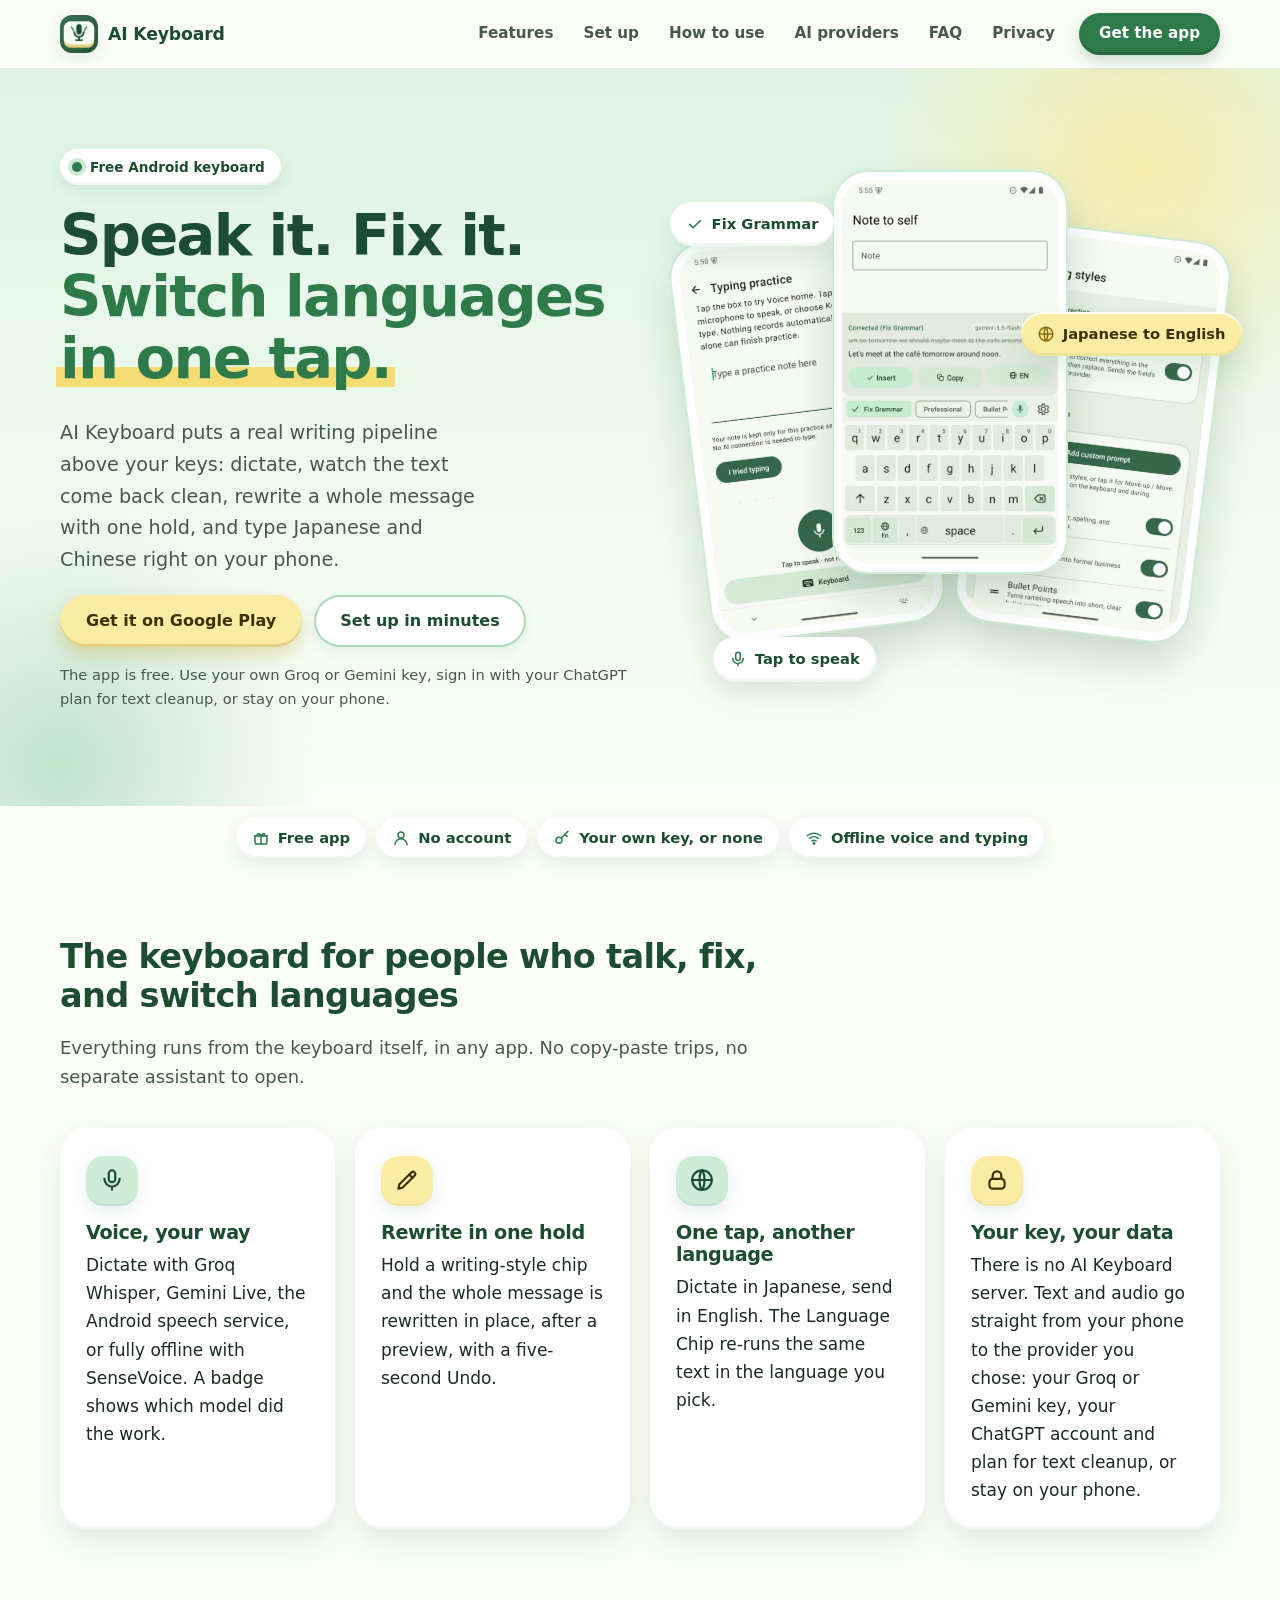
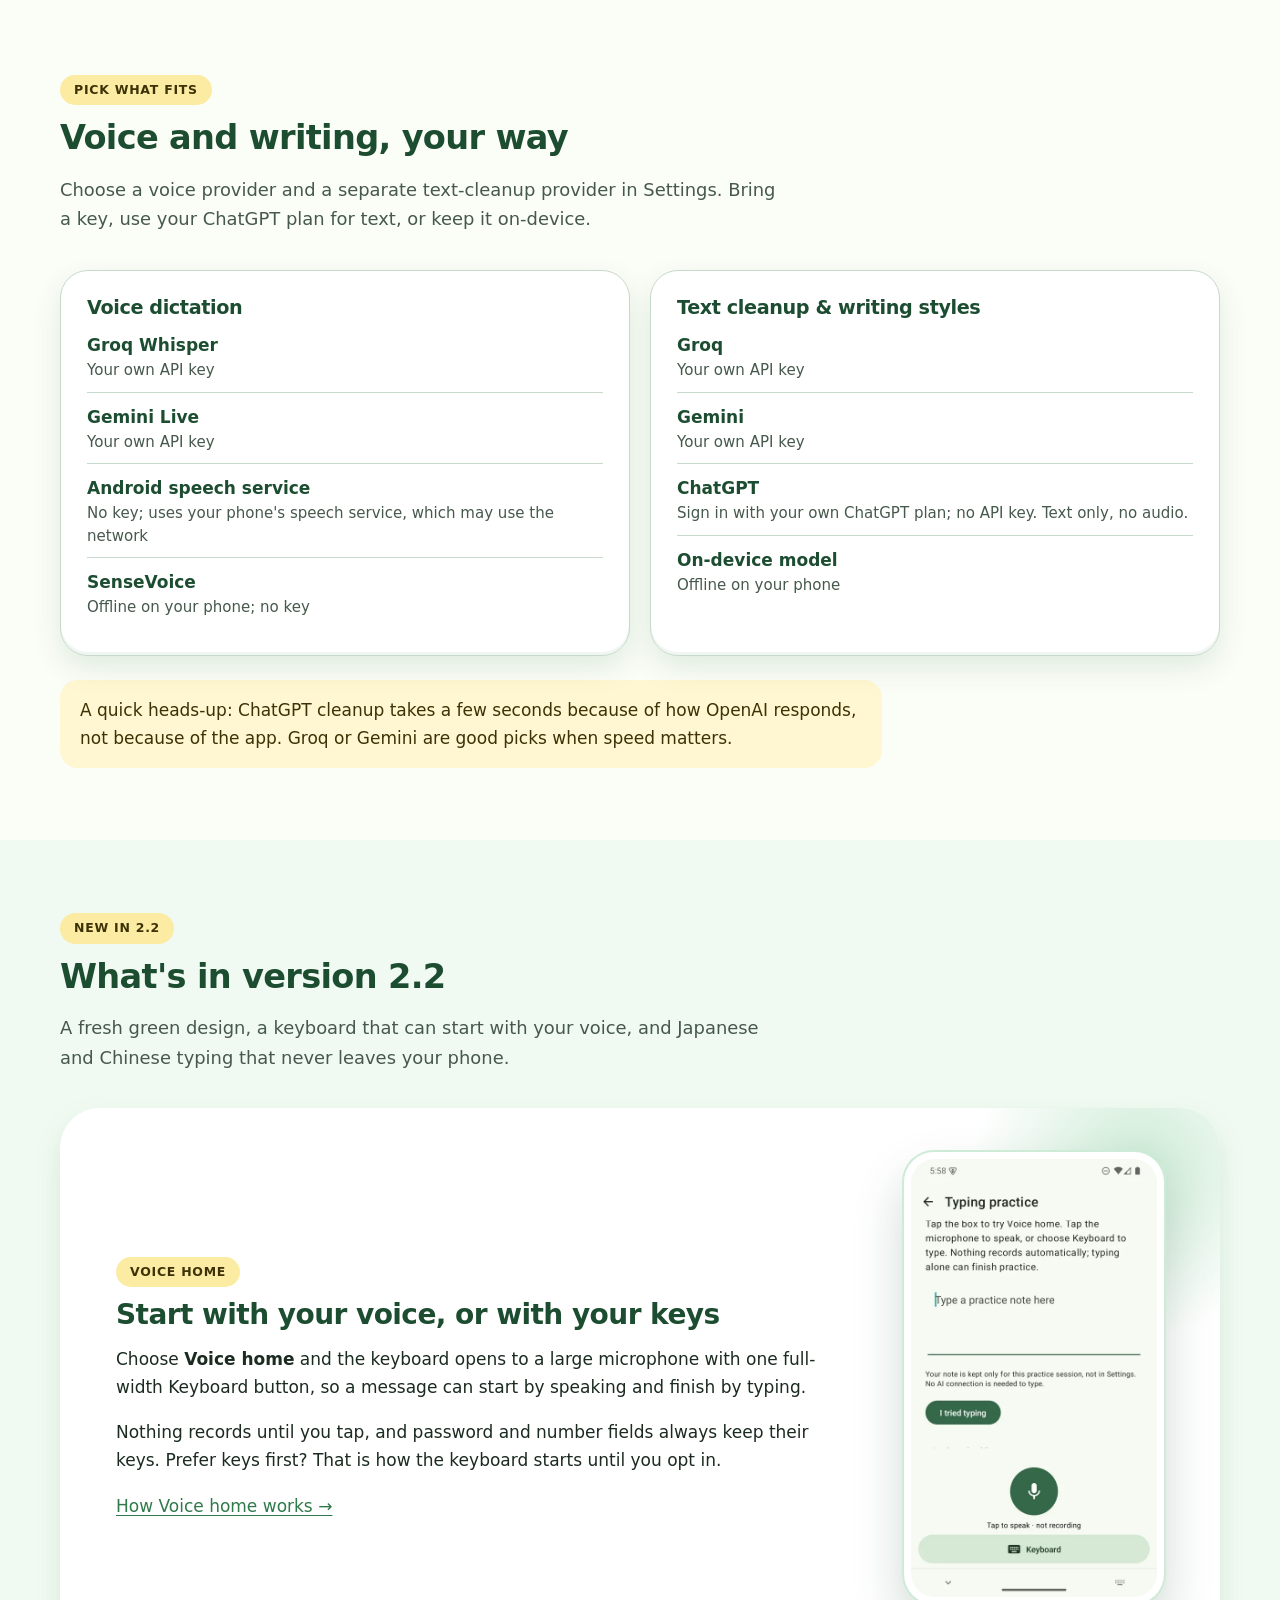
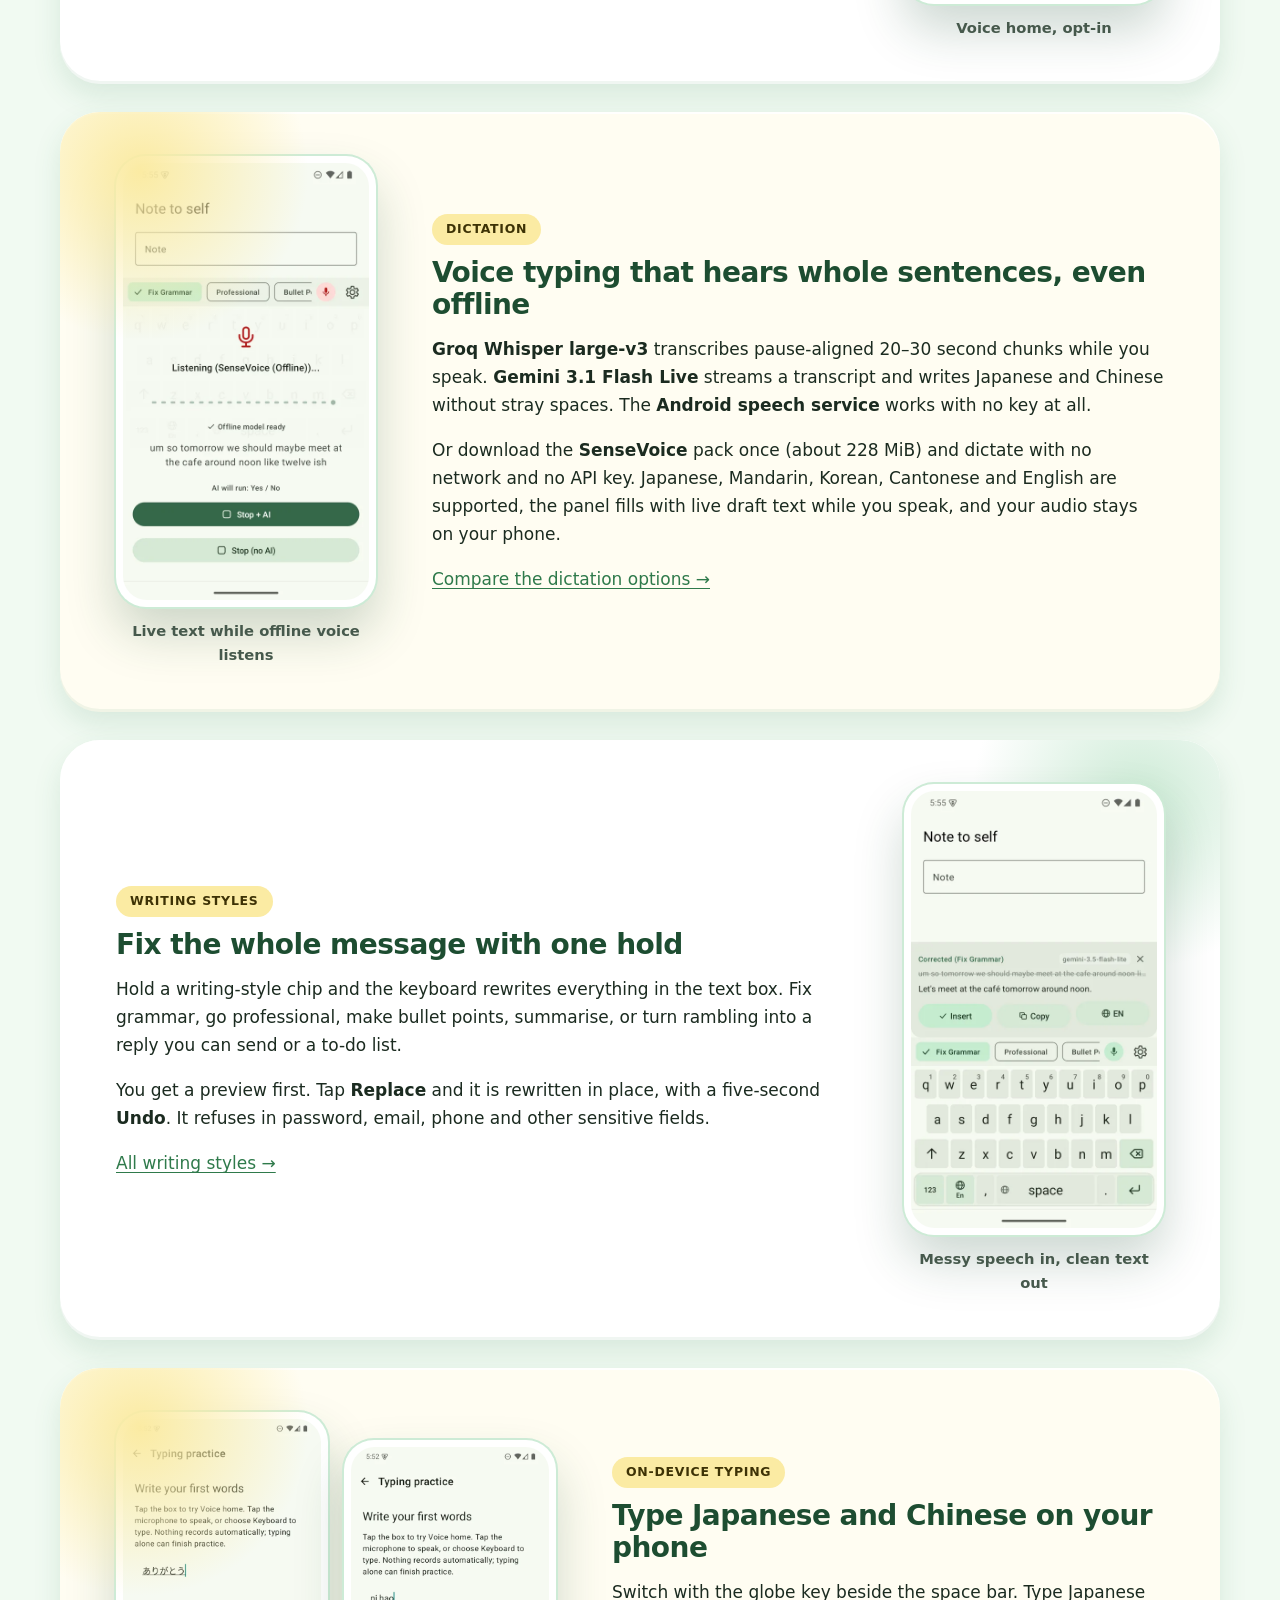
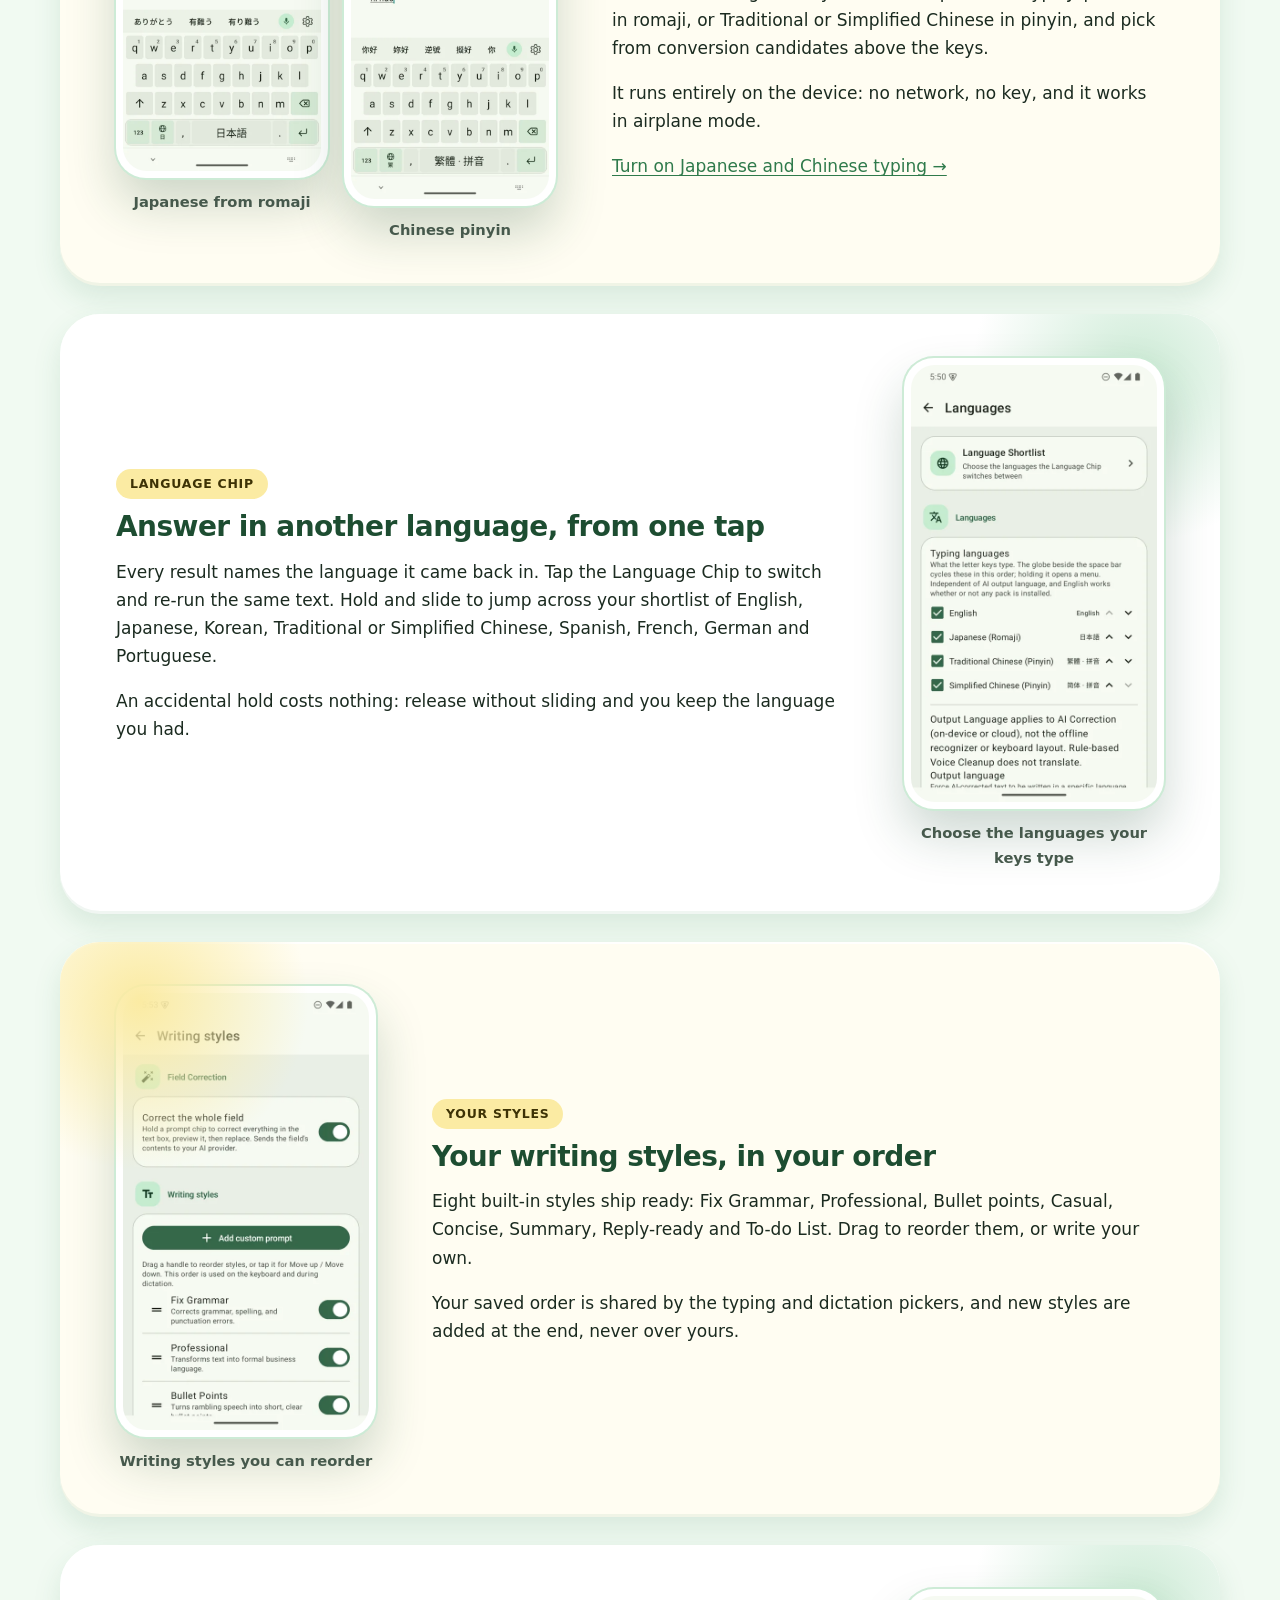
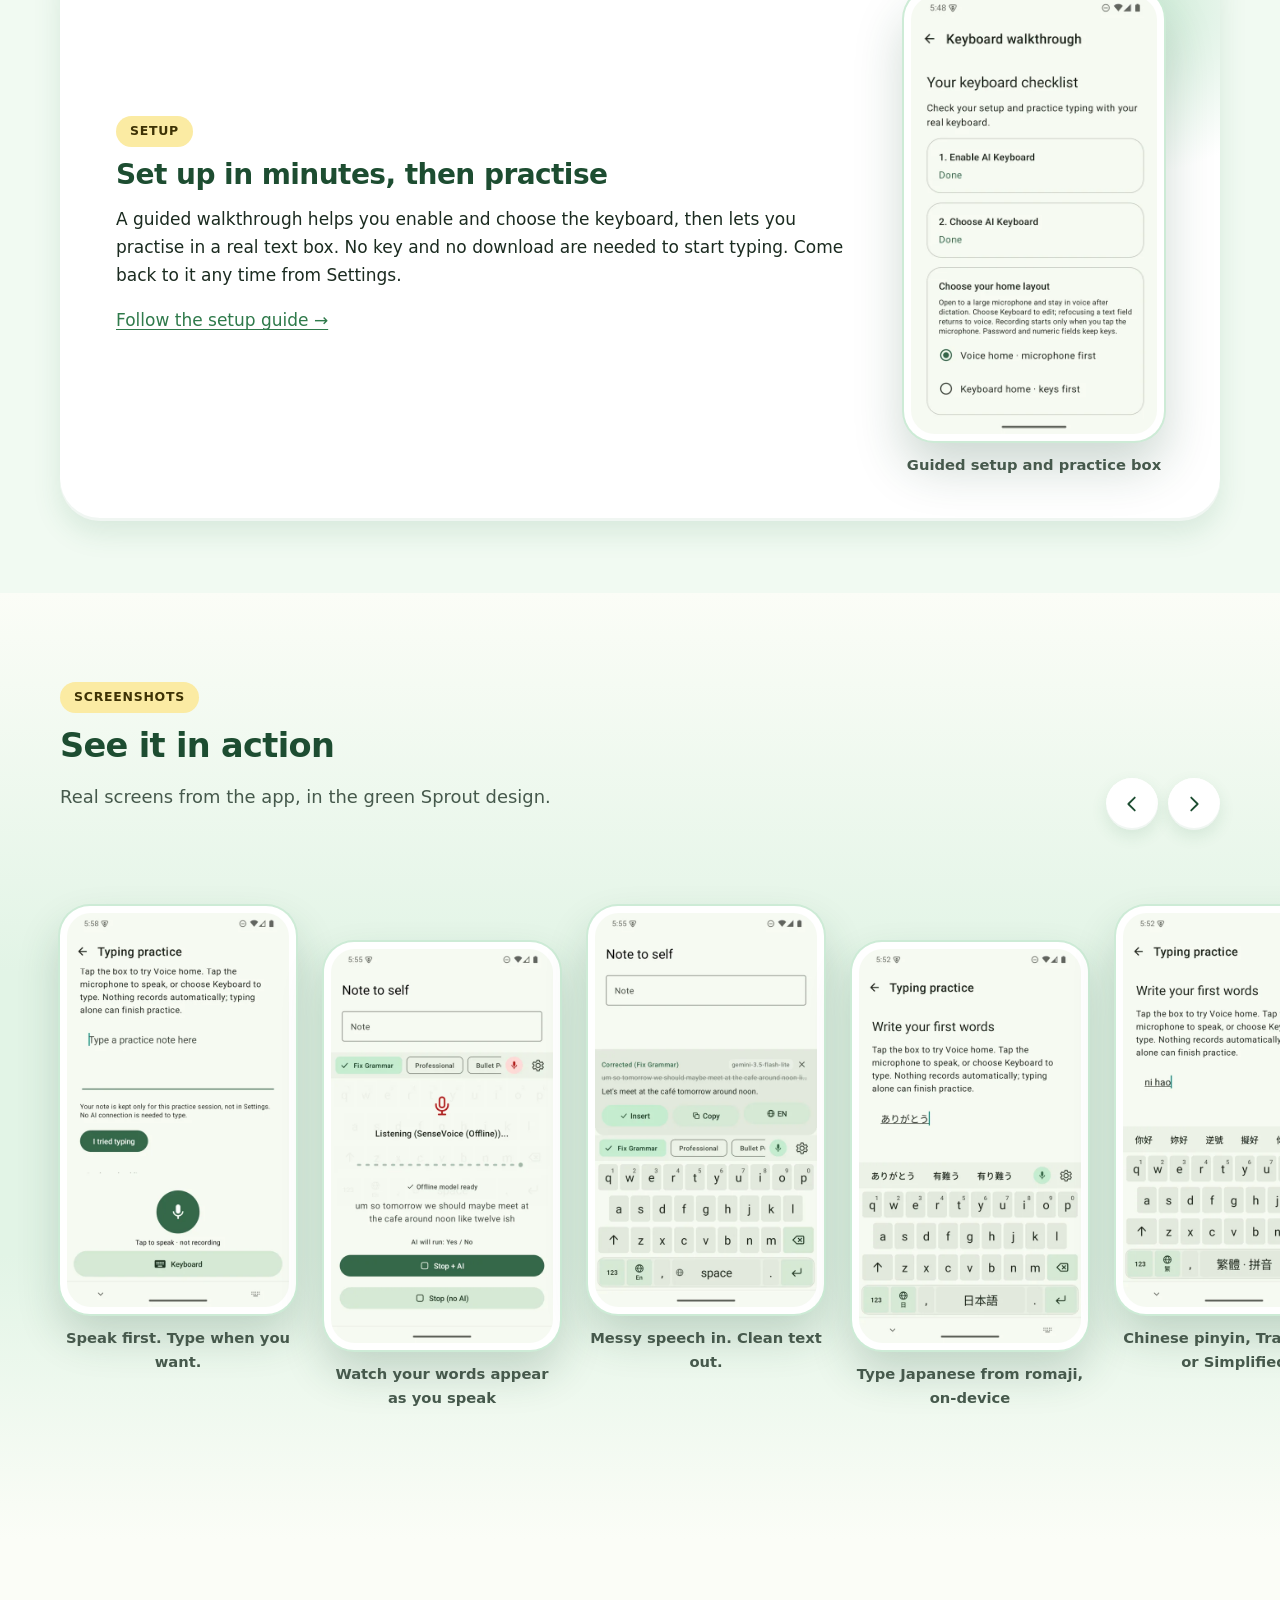
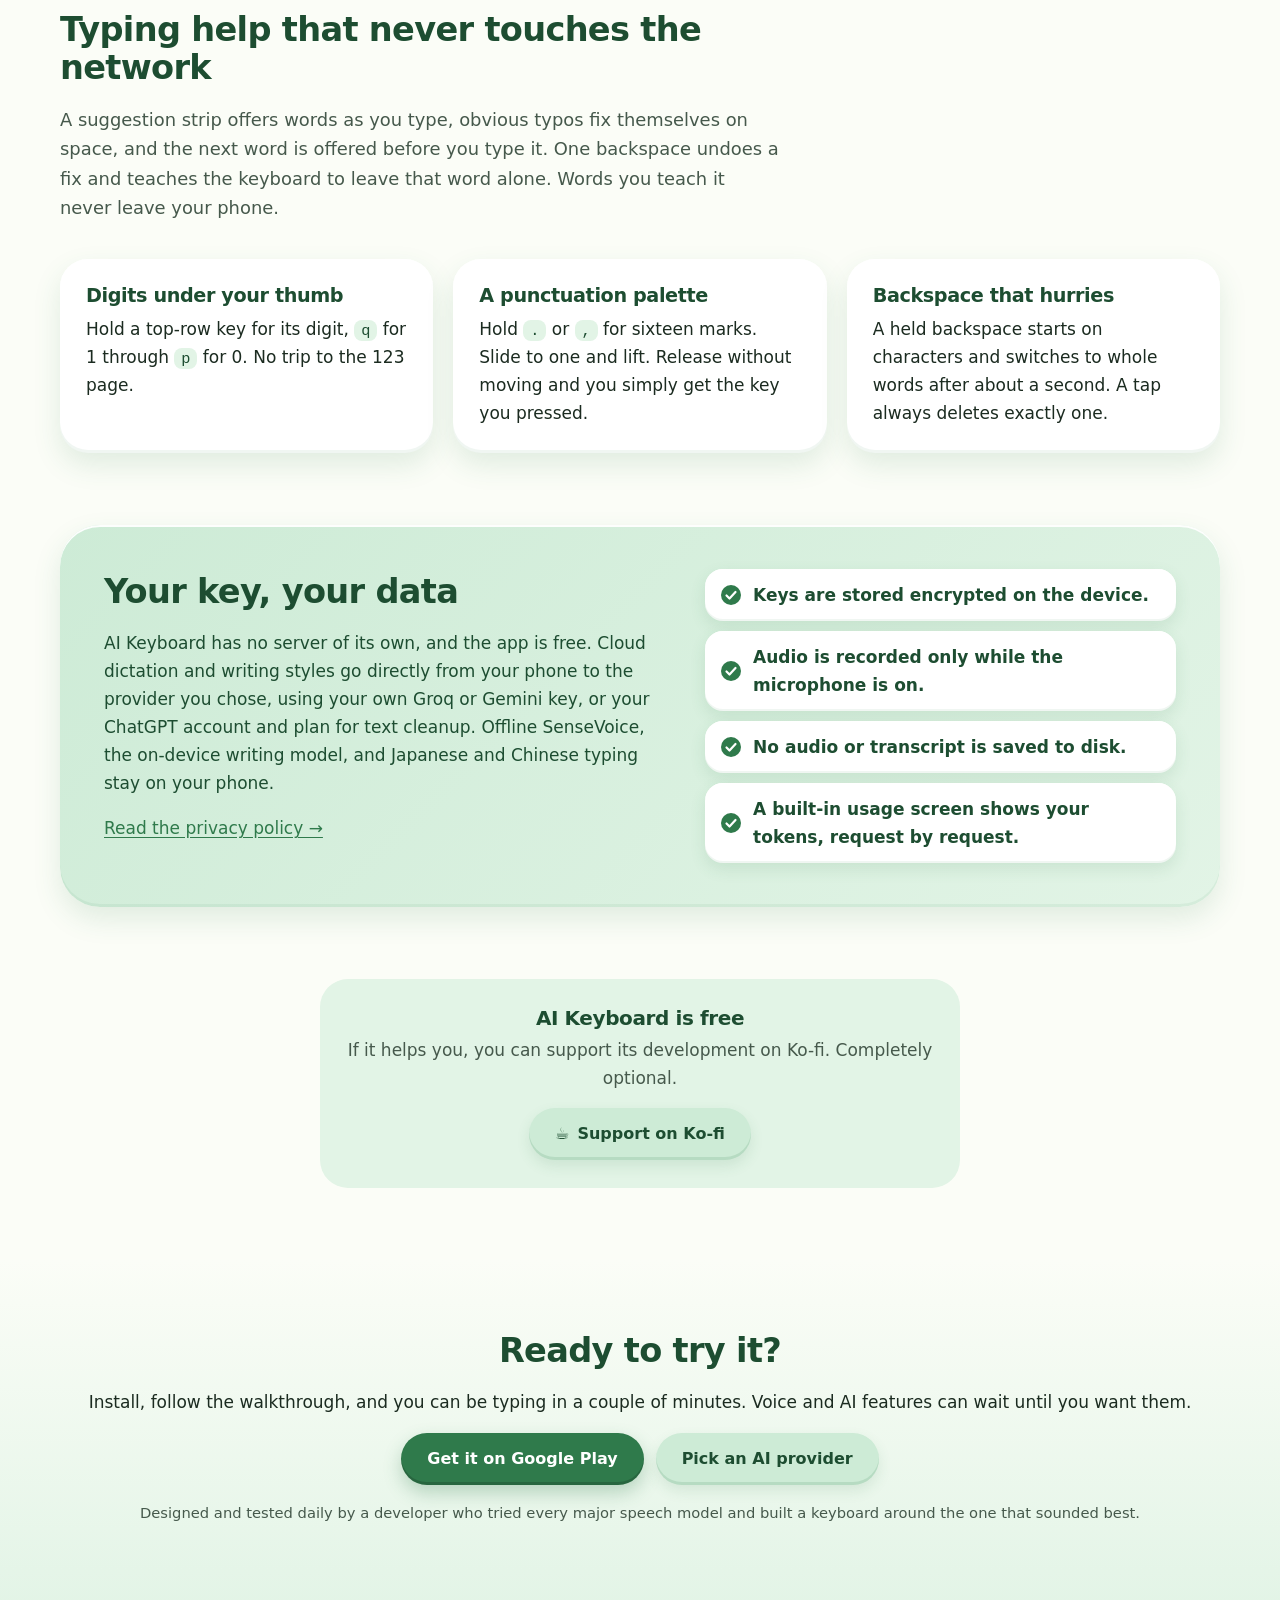
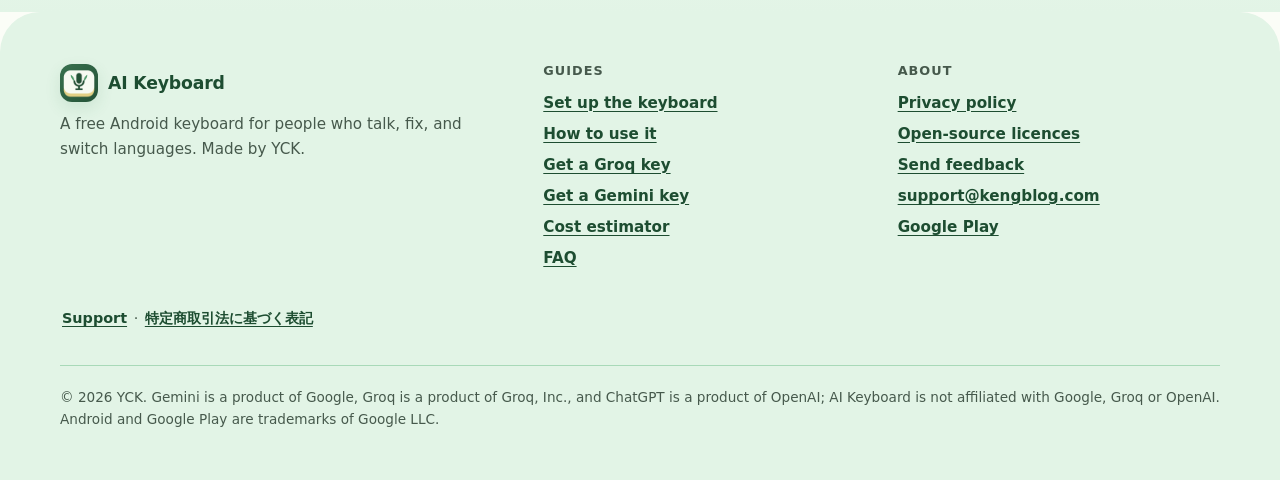
<file: index.html>
<!doctype html>
<html lang="en">
<head>
<!-- Google tag (gtag.js) -->
<script async src="https://www.googletagmanager.com/gtag/js?id=G-QLFWNZWDSS"></script>
<script>
  window.dataLayer = window.dataLayer || [];
  function gtag(){dataLayer.push(arguments);}
  gtag('js', new Date());

  gtag('config', 'G-QLFWNZWDSS', { content_group: 'ai-keyboard' });
</script>
<script defer src="https://yck2024.github.io/oai-html/assets/analytics.js"></script>
<script>document.documentElement.classList.add('js');</script>
<meta charset="utf-8">
<meta name="viewport" content="width=device-width, initial-scale=1">
<title>AI Keyboard: Voice & Rewrite — the free Android keyboard</title>
<meta name="description" content="Voice-first AI keyboard for Android: dictate, rewrite in one hold, and type Japanese and Chinese on-device. Free, with Groq, Gemini, ChatGPT-plan, and offline options.">
<meta name="color-scheme" content="light dark">
<meta name="theme-color" content="#356849">
<link rel="icon" type="image/png" sizes="32x32" href="assets/img/favicon-32.png">
<link rel="apple-touch-icon" href="assets/img/apple-touch-icon.png">
<meta property="og:type" content="website">
<meta property="og:title" content="AI Keyboard: Voice & Rewrite — the free Android keyboard">
<meta property="og:description" content="Voice-first AI keyboard for Android: dictate, rewrite in one hold, and type Japanese and Chinese on-device. Free, with Groq, Gemini, ChatGPT-plan, and offline options.">
<meta property="og:image" content="https://yck2024.github.io/ai-keyboard/assets/img/feature-graphic.png">
<meta property="og:url" content="https://yck2024.github.io/ai-keyboard/">
<meta name="twitter:card" content="summary_large_image">
<link rel="stylesheet" href="assets/css/site.css">
</head>
<body>
<a class="skip-link" href="#main">Skip to content</a>
<header class="site-header">
  <div class="container">
    <a class="brand" href="index.html"><img src="assets/img/icon-192.png" width="36" height="36" alt="">AI Keyboard</a>
    <nav class="site-nav" aria-label="Main">
      <a href="index.html#features">Features</a> <a href="setup.html">Set up</a> <a href="usage.html">How to use</a> <a href="api-keys.html">AI providers</a> <a href="faq.html">FAQ</a> <a href="privacy.html">Privacy</a> <a class="header-cta" href="https://play.google.com/store/apps/details?id=com.kengblog.aikeyboard">Get the app</a>
    </nav>
  </div>
</header>
<main id="main">
<section class="hero" style="padding:0">
  <div class="container">
    <div class="hero-copy">
      <p class="eyebrow">Free Android keyboard</p>
      <h1>Speak it. Fix it. <span>Switch languages <em>in one tap.</em></span></h1>
      <p class="lead">AI Keyboard puts a real writing pipeline above your keys: dictate, watch the text come back clean, rewrite a whole message with one hold, and type Japanese and Chinese right on your phone.</p>
      <div class="btn-row">
        <!-- Play link: package id confirmed from the app build (applicationId com.kengblog.aikeyboard); confirm the listing is public before launch. -->
        <a class="btn btn-butter" href="https://play.google.com/store/apps/details?id=com.kengblog.aikeyboard">Get it on Google Play</a>
        <a class="btn btn-ghost" href="setup.html">Set up in minutes</a>
      </div>
      <p class="note">The app is free. Use your own Groq or Gemini key, sign in with your ChatGPT plan for text cleanup, or stay on your phone.</p>
    </div>
    <div class="hero-visual">
      <div class="hero-phones">
        <figure class="phone"><div class="phone-frame"><img src="assets/img/screens/01-voice-home.webp" width="540" height="960" alt="AI Keyboard's voice home: a large microphone button above one full-width Keyboard button" loading="lazy" decoding="async"></div></figure>
        <figure class="phone"><div class="phone-frame"><img src="assets/img/screens/03-dictation-result.webp" width="540" height="960" alt="A messy dictated sentence next to its cleaned-up Fix Grammar version, with Insert and Copy buttons above the keyboard" loading="lazy" decoding="async"></div></figure>
        <figure class="phone"><div class="phone-frame"><img src="assets/img/screens/07-writing-styles.webp" width="540" height="960" alt="Writing styles settings with Fix Grammar, Professional and Bullet Points toggles" loading="lazy" decoding="async"></div></figure>
      </div>
      <span class="float f1" aria-hidden="true"><svg viewBox="0 0 24 24" fill="none" stroke="currentColor" stroke-width="2" stroke-linecap="round" stroke-linejoin="round" aria-hidden="true"><path d="M5 12.5l4.5 4.5L19 7.5"/></svg> Fix Grammar</span>
      <span class="float f2" aria-hidden="true"><svg viewBox="0 0 24 24" fill="none" stroke="currentColor" stroke-width="2" stroke-linecap="round" stroke-linejoin="round" aria-hidden="true"><circle cx="12" cy="12" r="9"/><path d="M3 12h18M12 3c3 3.2 3 14.8 0 18M12 3c-3 3.2-3 14.8 0 18"/></svg> Japanese to English</span>
      <span class="float f3" aria-hidden="true"><svg viewBox="0 0 24 24" fill="none" stroke="currentColor" stroke-width="2" stroke-linecap="round" stroke-linejoin="round" aria-hidden="true"><rect x="9" y="3" width="6" height="11" rx="3"/><path d="M5 11a7 7 0 0 0 14 0M12 18v3"/></svg> Tap to speak</span>
    </div>
  </div>
</section>

<div class="proof" style="padding-top:20px">
  <div class="container">
    <ul aria-label="At a glance">
      <li><svg viewBox="0 0 24 24" fill="none" stroke="currentColor" stroke-width="2" stroke-linecap="round" stroke-linejoin="round" aria-hidden="true"><rect x="4" y="9" width="16" height="11" rx="2.5"/><path d="M12 9v11M3.5 9h17M12 9c-2.5-4.5-6-3-4.5-1s4.5 1 4.5 1zm0 0c2.5-4.5 6-3 4.5-1s-4.5 1-4.5 1z"/></svg> Free app</li>
      <li><svg viewBox="0 0 24 24" fill="none" stroke="currentColor" stroke-width="2" stroke-linecap="round" stroke-linejoin="round" aria-hidden="true"><circle cx="12" cy="8" r="4"/><path d="M4 21a8 8 0 0 1 16 0"/></svg> No account</li>
      <li><svg viewBox="0 0 24 24" fill="none" stroke="currentColor" stroke-width="2" stroke-linecap="round" stroke-linejoin="round" aria-hidden="true"><circle cx="8" cy="15" r="4"/><path d="M11 12l9-9M16 7l3 3"/></svg> Your own key, or none</li>
      <li><svg viewBox="0 0 24 24" fill="none" stroke="currentColor" stroke-width="2" stroke-linecap="round" stroke-linejoin="round" aria-hidden="true"><path d="M3 9a14 14 0 0 1 18 0M6 12.5a9.5 9.5 0 0 1 12 0M9 16a5 5 0 0 1 6 0"/><circle cx="12" cy="19" r="1"/></svg> Offline voice and typing</li>
    </ul>
  </div>
</div>

<section class="why" aria-labelledby="why">
  <div class="container">
    <div class="section-head">
      <h2 id="why">The keyboard for people who talk, fix, and switch languages</h2>
      <p>Everything runs from the keyboard itself, in any app. No copy-paste trips, no separate assistant to open.</p>
    </div>
    <div class="cards">
      <div class="card reveal"><div class="icon"><svg viewBox="0 0 24 24" fill="none" stroke="currentColor" stroke-width="2" stroke-linecap="round" stroke-linejoin="round" aria-hidden="true"><rect x="9" y="3" width="6" height="11" rx="3"/><path d="M5 11a7 7 0 0 0 14 0M12 18v3"/></svg></div><h3>Voice, your way</h3><p>Dictate with Groq Whisper, Gemini Live, the Android speech service, or fully offline with SenseVoice. A badge shows which model did the work.</p></div>
      <div class="card reveal"><div class="icon"><svg viewBox="0 0 24 24" fill="none" stroke="currentColor" stroke-width="2" stroke-linecap="round" stroke-linejoin="round" aria-hidden="true"><path d="M4 20l4-1 11-11a2.1 2.1 0 0 0-3-3L5 16l-1 4z"/><path d="M14 7l3 3"/></svg></div><h3>Rewrite in one hold</h3><p>Hold a writing-style chip and the whole message is rewritten in place, after a preview, with a five-second Undo.</p></div>
      <div class="card reveal"><div class="icon"><svg viewBox="0 0 24 24" fill="none" stroke="currentColor" stroke-width="2" stroke-linecap="round" stroke-linejoin="round" aria-hidden="true"><circle cx="12" cy="12" r="9"/><path d="M3 12h18M12 3c3 3.2 3 14.8 0 18M12 3c-3 3.2-3 14.8 0 18"/></svg></div><h3>One tap, another language</h3><p>Dictate in Japanese, send in English. The Language Chip re-runs the same text in the language you pick.</p></div>
      <div class="card reveal"><div class="icon"><svg viewBox="0 0 24 24" fill="none" stroke="currentColor" stroke-width="2" stroke-linecap="round" stroke-linejoin="round" aria-hidden="true"><rect x="5" y="11" width="14" height="9" rx="3"/><path d="M8 11V8a4 4 0 0 1 8 0v3"/></svg></div><h3>Your key, your data</h3><p>There is no AI Keyboard server. Text and audio go straight from your phone to the provider you chose: your Groq or Gemini key, your ChatGPT account and plan for text cleanup, or stay on your phone.</p></div>
    </div>
  </div>
</section>

<style>
  .provider-choice { --provider-bg: #f1faf2; --provider-card: #fff; --provider-ink: #1b2b20; --provider-muted: #46594c; --provider-border: #c7d9cb; }
  .provider-choice .provider-grid { display: grid; grid-template-columns: repeat(auto-fit, minmax(min(100%, 340px), 1fr)); gap: 20px; }
  .provider-choice .provider-card { background: var(--provider-card); color: var(--provider-ink); border: 1px solid var(--provider-border); border-radius: 28px; padding: 26px; box-shadow: var(--clay); min-width: 0; }
  @media (max-width: 760px) { .provider-choice .provider-grid { grid-template-columns: minmax(0, 1fr); } }
  .provider-choice .provider-card h3 { margin-bottom: 12px; }
  .provider-choice .provider-card ul { list-style: none; padding: 0; margin: 0; }
  .provider-choice .provider-card li { margin: 0; padding: 10px 0; border-top: 1px solid var(--provider-border); }
  .provider-choice .provider-card li:first-child { border-top: 0; padding-top: 0; }
  .provider-choice .provider-card strong { color: var(--leaf-deep); }
  .provider-choice .provider-card span { display: block; color: var(--provider-muted); font-size: .94rem; line-height: 1.5; }
  .provider-choice .provider-note { max-width: 76ch; margin: 24px 0 0; padding: 16px 20px; border-radius: 18px; background: var(--butter-100); color: var(--on-butter); }
  @media (prefers-color-scheme: dark) {
    .provider-choice { --provider-bg: #14251a; --provider-card: #1e3325; --provider-ink: #f0f7f0; --provider-muted: #d1e2d4; --provider-border: #52715a; background: var(--provider-bg); }
    .provider-choice h2, .provider-choice h3, .provider-choice .provider-card strong { color: #c9edcf; }
    .provider-choice .section-head p { color: #d1e2d4; }
    .provider-choice .provider-note { background: #463d1e; color: #fff1b8; }
  }
  @media (prefers-reduced-motion: reduce) { .provider-choice .reveal { transition: none; } }
</style>
<section id="providers" class="provider-choice" aria-labelledby="providers-h">
  <div class="container">
    <div class="section-head">
      <span class="kicker">Pick what fits</span>
      <h2 id="providers-h">Voice and writing, your way</h2>
      <p>Choose a voice provider and a separate text-cleanup provider in Settings. Bring a key, use your ChatGPT plan for text, or keep it on-device.</p>
    </div>
    <div class="provider-grid">
      <article class="provider-card reveal">
        <h3>Voice dictation</h3>
        <ul>
          <li><strong>Groq Whisper</strong><span>Your own API key</span></li>
          <li><strong>Gemini Live</strong><span>Your own API key</span></li>
          <li><strong>Android speech service</strong><span>No key; uses your phone's speech service, which may use the network</span></li>
          <li><strong>SenseVoice</strong><span>Offline on your phone; no key</span></li>
        </ul>
      </article>
      <article class="provider-card reveal">
        <h3>Text cleanup &amp; writing styles</h3>
        <ul>
          <li><strong>Groq</strong><span>Your own API key</span></li>
          <li><strong>Gemini</strong><span>Your own API key</span></li>
          <li><strong>ChatGPT</strong><span>Sign in with your own ChatGPT plan; no API key. Text only, no audio.</span></li>
          <li><strong>On-device model</strong><span>Offline on your phone</span></li>
        </ul>
      </article>
    </div>
    <p class="provider-note reveal">A quick heads-up: ChatGPT cleanup takes a few seconds because of how OpenAI responds, not because of the app. Groq or Gemini are good picks when speed matters.</p>
  </div>
</section>

<section id="features" class="tint" aria-labelledby="features-h">
  <div class="container">
    <div class="section-head">
      <span class="kicker">New in 2.2</span>
      <h2 id="features-h">What's in version 2.2</h2>
      <p>A fresh green design, a keyboard that can start with your voice, and Japanese and Chinese typing that never leaves your phone.</p>
    </div>

    <div class="features">
    <div class="feature reveal">
      <div>
        <span class="tag">Voice home</span>
        <h3>Start with your voice, or with your keys</h3>
        <p>Choose <strong>Voice home</strong> and the keyboard opens to a large microphone with one full-width Keyboard button, so a message can start by speaking and finish by typing.</p>
        <p>Nothing records until you tap, and password and number fields always keep their keys. Prefer keys first? That is how the keyboard starts until you opt in.</p>
        <p><a href="usage.html#voice-home">How Voice home works →</a></p>
      </div>
      <figure class="phone"><div class="phone-frame"><img src="assets/img/screens/01-voice-home.webp" width="540" height="960" alt="Voice home: a big microphone button and a full-width Keyboard button" loading="lazy" decoding="async"></div><figcaption>Voice home, opt-in</figcaption></figure>
    </div>

    <div class="feature reveal">
      <div>
        <span class="tag">Dictation</span>
        <h3>Voice typing that hears whole sentences, even offline</h3>
        <p><strong>Groq Whisper large-v3</strong> transcribes pause-aligned 20–30 second chunks while you speak. <strong>Gemini 3.1 Flash Live</strong> streams a transcript and writes Japanese and Chinese without stray spaces. The <strong>Android speech service</strong> works with no key at all.</p>
        <p>Or download the <strong>SenseVoice</strong> pack once (about 228&nbsp;MiB) and dictate with no network and no API key. Japanese, Mandarin, Korean, Cantonese and English are supported, the panel fills with live draft text while you speak, and your audio stays on your phone.</p>
        <p><a href="usage.html#dictation">Compare the dictation options →</a></p>
      </div>
      <figure class="phone"><div class="phone-frame"><img src="assets/img/screens/02-live-dictation.webp" width="540" height="960" alt="Offline SenseVoice listening panel showing live draft text and Stop + AI and Stop (no AI) buttons" loading="lazy" decoding="async"></div><figcaption>Live text while offline voice listens</figcaption></figure>
    </div>

    <div class="feature reveal">
      <div>
        <span class="tag">Writing styles</span>
        <h3>Fix the whole message with one hold</h3>
        <p>Hold a writing-style chip and the keyboard rewrites everything in the text box. Fix grammar, go professional, make bullet points, summarise, or turn rambling into a reply you can send or a to-do list.</p>
        <p>You get a preview first. Tap <strong>Replace</strong> and it is rewritten in place, with a five-second <strong>Undo</strong>. It refuses in password, email, phone and other sensitive fields.</p>
        <p><a href="usage.html#styles">All writing styles →</a></p>
      </div>
      <figure class="phone"><div class="phone-frame"><img src="assets/img/screens/03-dictation-result.webp" width="540" height="960" alt="Dictated sentence with its Fix Grammar rewrite, the original struck through, and a model badge" loading="lazy" decoding="async"></div><figcaption>Messy speech in, clean text out</figcaption></figure>
    </div>

    <div class="feature pair reveal">
      <div>
        <span class="tag">On-device typing</span>
        <h3>Type Japanese and Chinese on your phone</h3>
        <p>Switch with the globe key beside the space bar. Type Japanese in romaji, or Traditional or Simplified Chinese in pinyin, and pick from conversion candidates above the keys.</p>
        <p>It runs entirely on the device: no network, no key, and it works in airplane mode.</p>
        <p><a href="usage.html#cjk">Turn on Japanese and Chinese typing →</a></p>
      </div>
      <div class="phones">
        <figure class="phone"><div class="phone-frame"><img src="assets/img/screens/04-japanese-typing.webp" width="540" height="960" alt="Typing ありがとう with Japanese candidates above the keys" loading="lazy" decoding="async"></div><figcaption>Japanese from romaji</figcaption></figure>
        <figure class="phone"><div class="phone-frame"><img src="assets/img/screens/05-chinese-typing.webp" width="540" height="960" alt="Typing ni hao with Chinese pinyin candidates above the keys" loading="lazy" decoding="async"></div><figcaption>Chinese pinyin</figcaption></figure>
      </div>
    </div>

    <div class="feature reveal">
      <div>
        <span class="tag">Language Chip</span>
        <h3>Answer in another language, from one tap</h3>
        <p>Every result names the language it came back in. Tap the Language Chip to switch and re-run the same text. Hold and slide to jump across your shortlist of English, Japanese, Korean, Traditional or Simplified Chinese, Spanish, French, German and Portuguese.</p>
        <p>An accidental hold costs nothing: release without sliding and you keep the language you had.</p>
      </div>
      <figure class="phone"><div class="phone-frame"><img src="assets/img/screens/06-typing-languages.webp" width="540" height="960" alt="Languages settings listing English, Japanese romaji, Traditional and Simplified Chinese pinyin as typing languages" loading="lazy" decoding="async"></div><figcaption>Choose the languages your keys type</figcaption></figure>
    </div>

    <div class="feature reveal">
      <div>
        <span class="tag">Your styles</span>
        <h3>Your writing styles, in your order</h3>
        <p>Eight built-in styles ship ready: Fix Grammar, Professional, Bullet points, Casual, Concise, Summary, Reply-ready and To-do List. Drag to reorder them, or write your own.</p>
        <p>Your saved order is shared by the typing and dictation pickers, and new styles are added at the end, never over yours.</p>
      </div>
      <figure class="phone"><div class="phone-frame"><img src="assets/img/screens/07-writing-styles.webp" width="540" height="960" alt="Writing styles settings with Fix Grammar, Professional and Bullet Points toggles and a drag handle on each" loading="lazy" decoding="async"></div><figcaption>Writing styles you can reorder</figcaption></figure>
    </div>

    <div class="feature reveal">
      <div>
        <span class="tag">Setup</span>
        <h3>Set up in minutes, then practise</h3>
        <p>A guided walkthrough helps you enable and choose the keyboard, then lets you practise in a real text box. No key and no download are needed to start typing. Come back to it any time from Settings.</p>
        <p><a href="setup.html">Follow the setup guide →</a></p>
      </div>
      <figure class="phone"><div class="phone-frame"><img src="assets/img/screens/08-guided-setup.webp" width="540" height="960" alt="Keyboard walkthrough checklist: enable AI Keyboard, choose AI Keyboard, choose Voice home or Keyboard home" loading="lazy" decoding="async"></div><figcaption>Guided setup and practice box</figcaption></figure>
    </div>
    </div>
  </div>
</section>

<section class="showcase" aria-labelledby="show-h">
  <div class="container head">
    <div class="section-head">
      <span class="kicker">Screenshots</span>
      <h2 id="show-h">See it in action</h2>
      <p>Real screens from the app, in the green Sprout design.</p>
    </div>
    <div class="arrows">
      <button class="arrow" type="button" data-strip="prev" aria-label="Previous screenshots" data-analytics-label="showcase-prev"><svg viewBox="0 0 24 24" fill="none" stroke="currentColor" stroke-width="2" stroke-linecap="round" stroke-linejoin="round" aria-hidden="true"><path d="M15 5l-7 7 7 7"/></svg></button>
      <button class="arrow" type="button" data-strip="next" aria-label="Next screenshots" data-analytics-label="showcase-next"><svg viewBox="0 0 24 24" fill="none" stroke="currentColor" stroke-width="2" stroke-linecap="round" stroke-linejoin="round" aria-hidden="true"><path d="M9 5l7 7-7 7"/></svg></button>
    </div>
  </div>
  <div class="strip" id="strip" tabindex="0" role="region" aria-label="App screenshots, scrollable">
    <figure class="phone"><div class="phone-frame"><img src="assets/img/screens/01-voice-home.webp" width="540" height="960" alt="Voice home with a large microphone button" loading="lazy" decoding="async"></div><figcaption>Speak first. Type when you want.</figcaption></figure>
    <figure class="phone"><div class="phone-frame"><img src="assets/img/screens/02-live-dictation.webp" width="540" height="960" alt="Offline listening panel with live draft text" loading="lazy" decoding="async"></div><figcaption>Watch your words appear as you speak</figcaption></figure>
    <figure class="phone"><div class="phone-frame"><img src="assets/img/screens/03-dictation-result.webp" width="540" height="960" alt="A dictated sentence and its cleaned-up rewrite" loading="lazy" decoding="async"></div><figcaption>Messy speech in. Clean text out.</figcaption></figure>
    <figure class="phone"><div class="phone-frame"><img src="assets/img/screens/04-japanese-typing.webp" width="540" height="960" alt="Typing Japanese with candidates above the keys" loading="lazy" decoding="async"></div><figcaption>Type Japanese from romaji, on-device</figcaption></figure>
    <figure class="phone"><div class="phone-frame"><img src="assets/img/screens/05-chinese-typing.webp" width="540" height="960" alt="Typing Chinese pinyin with candidates above the keys" loading="lazy" decoding="async"></div><figcaption>Chinese pinyin, Traditional or Simplified</figcaption></figure>
    <figure class="phone"><div class="phone-frame"><img src="assets/img/screens/06-typing-languages.webp" width="540" height="960" alt="Languages settings listing typing languages" loading="lazy" decoding="async"></div><figcaption>Pick the languages your keys type</figcaption></figure>
    <figure class="phone"><div class="phone-frame"><img src="assets/img/screens/07-writing-styles.webp" width="540" height="960" alt="Writing styles settings with drag handles" loading="lazy" decoding="async"></div><figcaption>Your writing styles, in your order</figcaption></figure>
    <figure class="phone"><div class="phone-frame"><img src="assets/img/screens/08-guided-setup.webp" width="540" height="960" alt="Keyboard walkthrough checklist" loading="lazy" decoding="async"></div><figcaption>Set up in minutes, then practise typing</figcaption></figure>
  </div>
</section>

<section aria-labelledby="typing-h" class="why">
  <div class="container">
    <div class="section-head">
      <h2 id="typing-h">Typing help that never touches the network</h2>
      <p>A suggestion strip offers words as you type, obvious typos fix themselves on space, and the next word is offered before you type it. One backspace undoes a fix and teaches the keyboard to leave that word alone. Words you teach it never leave your phone.</p>
    </div>
    <div class="cards">
      <div class="card reveal"><h3>Digits under your thumb</h3><p>Hold a top-row key for its digit, <code>q</code> for 1 through <code>p</code> for 0. No trip to the 123 page.</p></div>
      <div class="card reveal"><h3>A punctuation palette</h3><p>Hold <code>.</code> or <code>,</code> for sixteen marks. Slide to one and lift. Release without moving and you simply get the key you pressed.</p></div>
      <div class="card reveal"><h3>Backspace that hurries</h3><p>A held backspace starts on characters and switches to whole words after about a second. A tap always deletes exactly one.</p></div>
    </div>
  </div>
</section>

<section aria-labelledby="privacy-h" style="padding-top:0">
  <div class="container">
    <div class="privacy-strip reveal">
      <div>
        <h2 id="privacy-h">Your key, your data</h2>
        <p>AI Keyboard has no server of its own, and the app is free. Cloud dictation and writing styles go directly from your phone to the provider you chose, using your own Groq or Gemini key, or your ChatGPT account and plan for text cleanup. Offline SenseVoice, the on-device writing model, and Japanese and Chinese typing stay on your phone.</p>
        <p><a href="privacy.html">Read the privacy policy →</a></p>
      </div>
      <ul>
        <li>Keys are stored encrypted on the device.</li>
        <li>Audio is recorded only while the microphone is on.</li>
        <li>No audio or transcript is saved to disk.</li>
        <li>A built-in usage screen shows your tokens, request by request.</li>
      </ul>
    </div>
  </div>
</section>

<section class="support" aria-labelledby="support-h" style="padding-top:0">
  <div class="container">
    <div class="support-note">
      <h2 id="support-h">AI Keyboard is free</h2>
      <p>If it helps you, you can support its development on Ko-fi. Completely optional.</p>
      <a class="btn btn-soft" href="https://ko-fi.com/kengblog" target="_blank" rel="noopener"><span aria-hidden="true">☕</span> Support on Ko-fi</a>
    </div>
  </div>
</section>

<section class="cta tint" aria-labelledby="cta-h">
  <div class="container">
    <h2 id="cta-h">Ready to try it?</h2>
    <p>Install, follow the walkthrough, and you can be typing in a couple of minutes. Voice and AI features can wait until you want them.</p>
    <div class="btn-row">
      <a class="btn" href="https://play.google.com/store/apps/details?id=com.kengblog.aikeyboard">Get it on Google Play</a>
      <a class="btn btn-soft" href="api-keys.html">Pick an AI provider</a>
    </div>
    <p class="meta" style="margin-top:16px">Designed and tested daily by a developer who tried every major speech model and built a keyboard around the one that sounded best.</p>
  </div>
</section>
</main>
<footer class="site-footer">
  <div class="container">
    <div class="cols">
      <div>
        <a class="brand" href="index.html"><img src="assets/img/icon-192.png" width="36" height="36" alt="">AI Keyboard</a>
        <p>A free Android keyboard for people who talk, fix, and switch languages. Made by YCK.</p>
      </div>
      <div>
        <h2>Guides</h2>
        <ul>
          <li><a href="setup.html">Set up the keyboard</a></li>
          <li><a href="usage.html">How to use it</a></li>
          <li><a href="groq-api-key.html">Get a Groq key</a></li>
          <li><a href="gemini-api-key.html">Get a Gemini key</a></li>
          <li><a href="gemini-cost-estimator.html">Cost estimator</a></li>
          <li><a href="faq.html">FAQ</a></li>
        </ul>
      </div>
      <div>
        <h2>About</h2>
        <ul>
          <li><a href="privacy.html">Privacy policy</a></li>
          <li><a href="licenses.html">Open-source licences</a></li>
          <li><a href="https://forms.gle/EVX64Rimp2fQsJxh8">Send feedback</a></li>
          <li><a href="mailto:support@kengblog.com">support@kengblog.com</a></li>
          <li><a href="https://play.google.com/store/apps/details?id=com.kengblog.aikeyboard">Google Play</a></li>
        </ul>
      </div>
    </div>
    <p class="fine-links"><a href="https://ko-fi.com/kengblog" target="_blank" rel="noopener">Support</a> <span aria-hidden="true">·</span> <a href="https://kengblog.com/tokushoho" target="_blank" rel="noopener" lang="ja">特定商取引法に基づく表記</a></p>
    <p class="fine">&copy; 2026 YCK. Gemini is a product of Google, Groq is a product of Groq, Inc., and ChatGPT is a product of OpenAI; AI Keyboard is not affiliated with Google, Groq or OpenAI. Android and Google Play are trademarks of Google LLC.</p>
  </div>
</footer>
<script src="assets/js/site.js" defer></script>
</body>
</html>
</file>
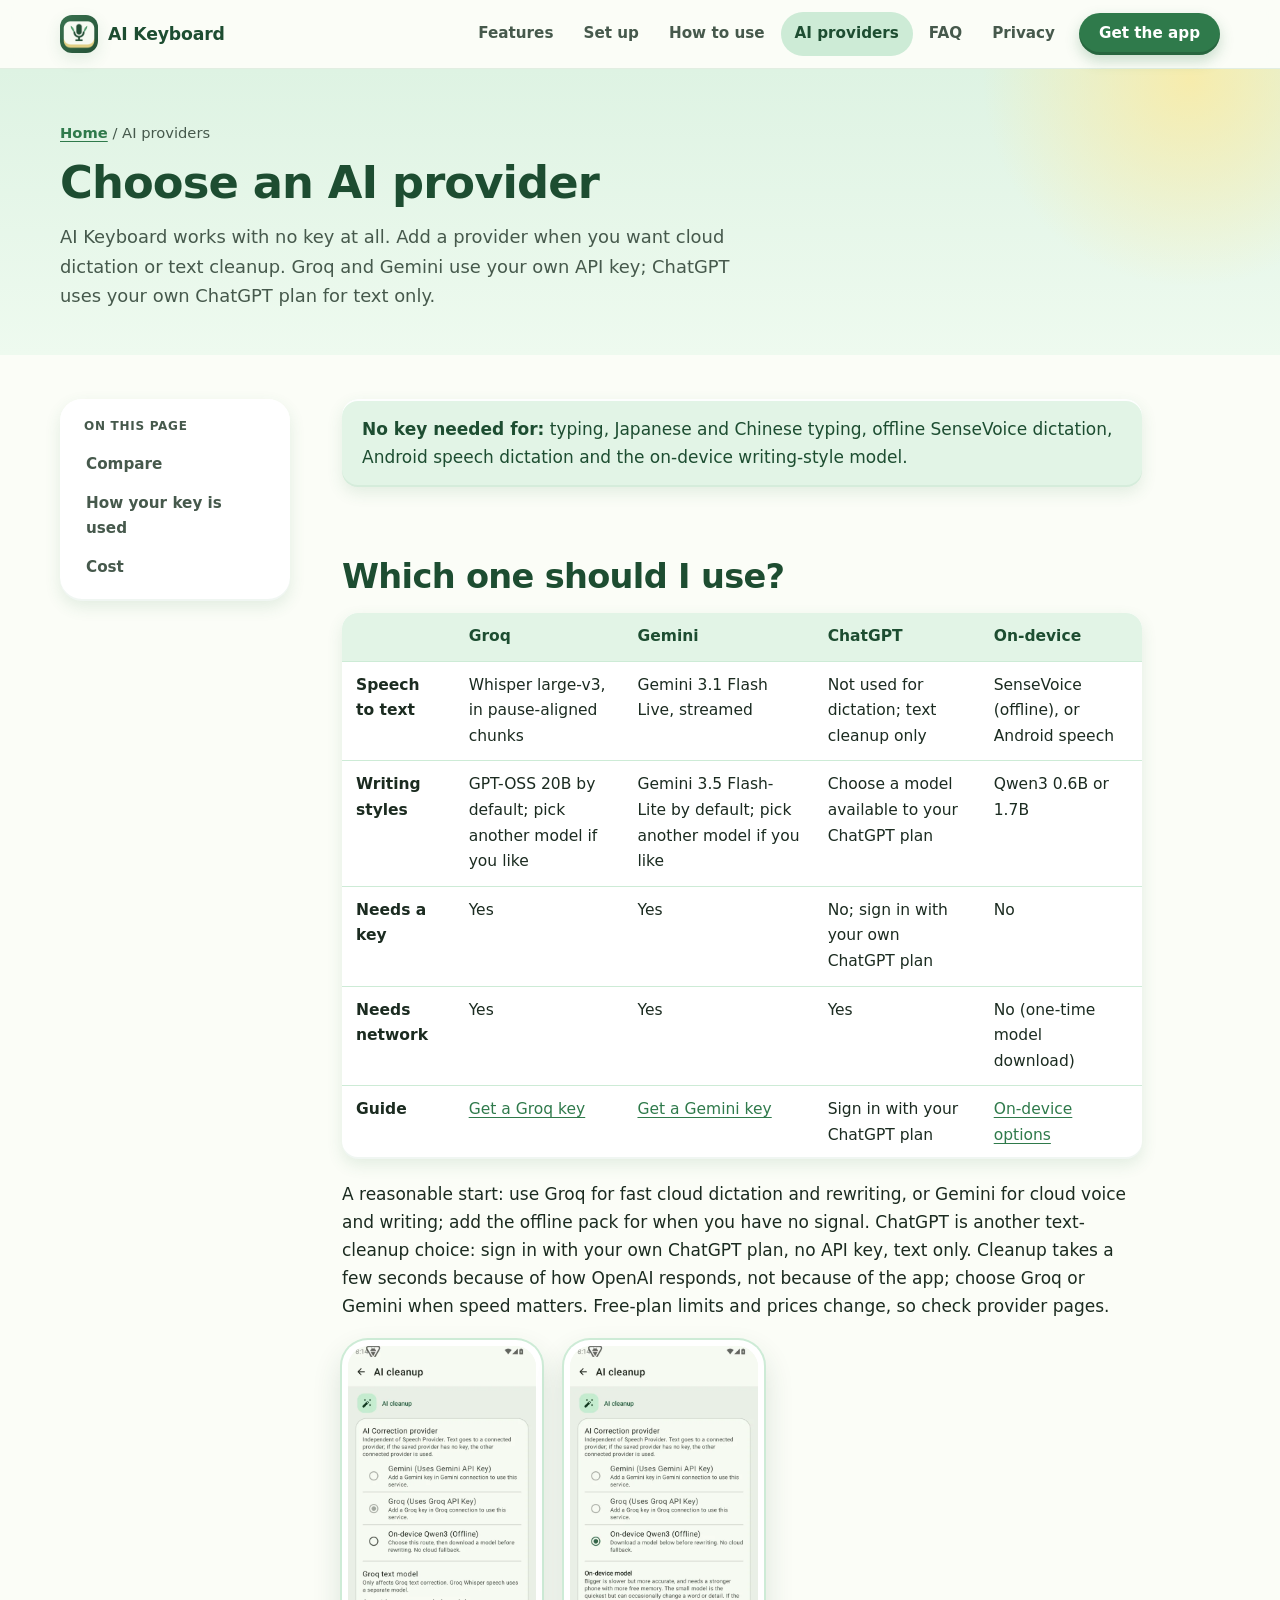
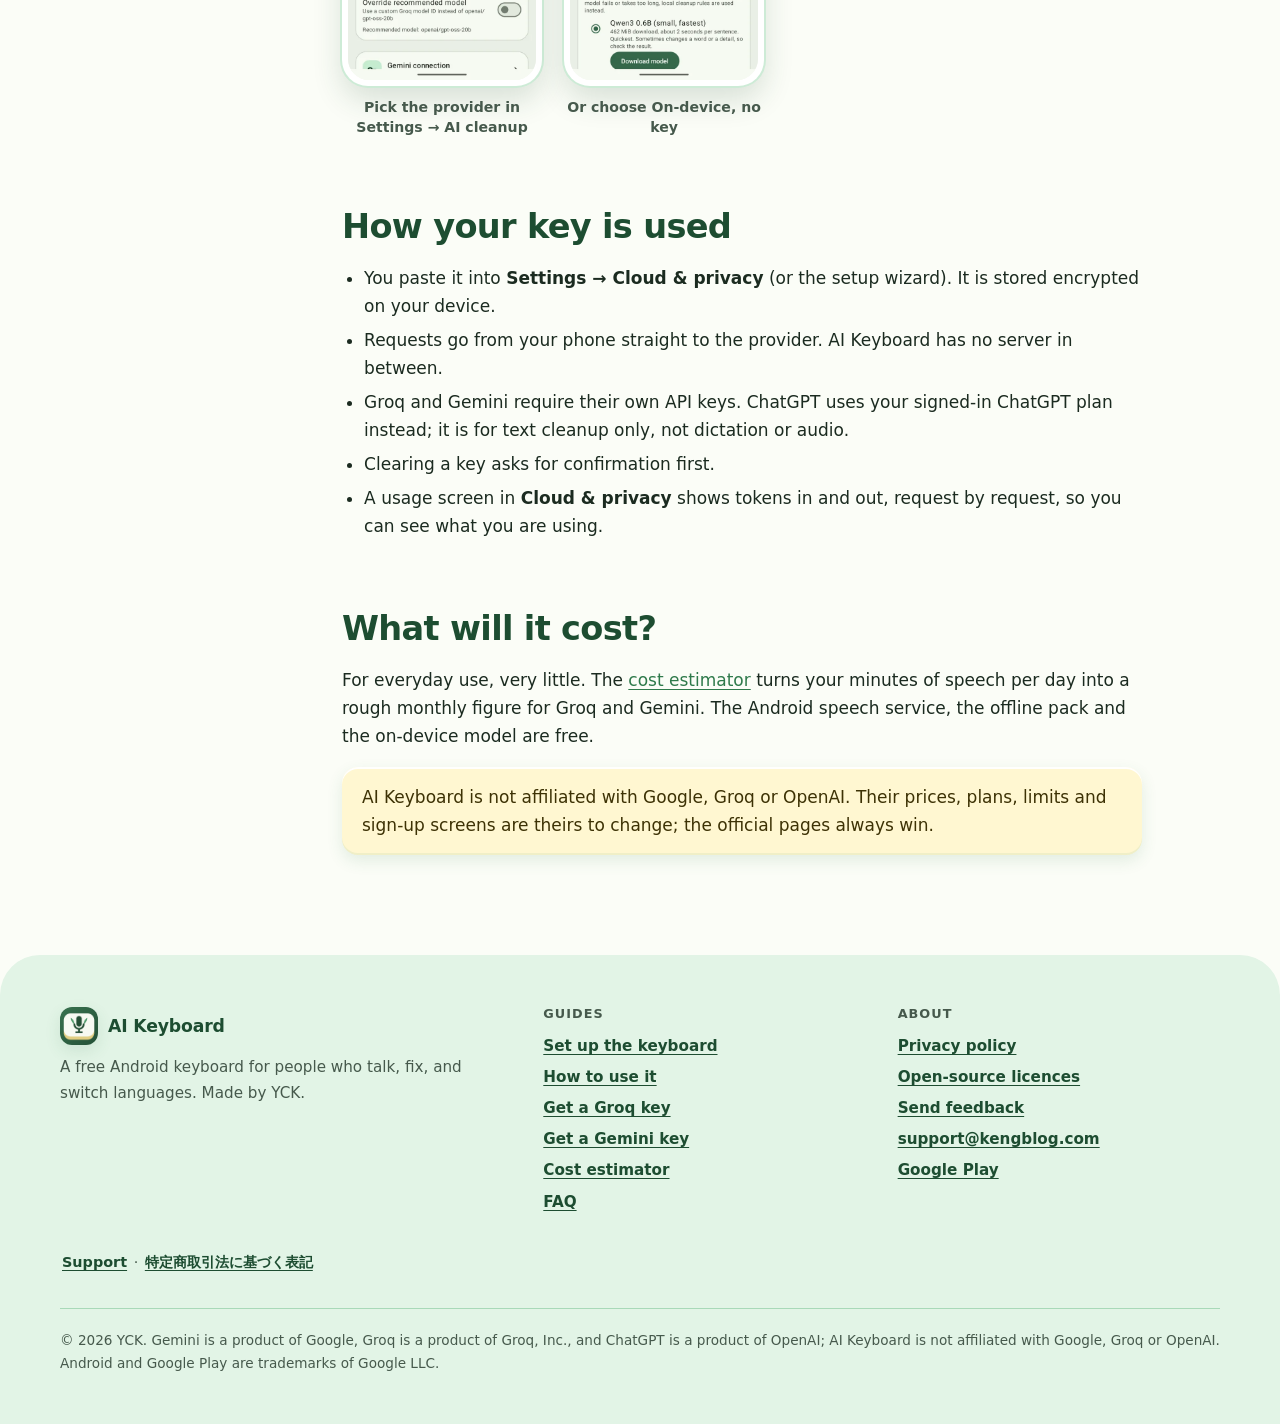
<file: api-keys.html>
<!doctype html>
<html lang="en">
<head>
<!-- Google tag (gtag.js) -->
<script async src="https://www.googletagmanager.com/gtag/js?id=G-QLFWNZWDSS"></script>
<script>
  window.dataLayer = window.dataLayer || [];
  function gtag(){dataLayer.push(arguments);}
  gtag('js', new Date());

  gtag('config', 'G-QLFWNZWDSS', { content_group: 'ai-keyboard' });
</script>
<script defer src="https://yck2024.github.io/oai-html/assets/analytics.js"></script>
<script>document.documentElement.classList.add('js');</script>
<meta charset="utf-8">
<meta name="viewport" content="width=device-width, initial-scale=1">
<title>Choose an AI provider — AI Keyboard</title>
<meta name="description" content="Compare Groq, Gemini and on-device options for AI Keyboard, and learn how your own API key is used. No key is needed to start.">
<meta name="color-scheme" content="light dark">
<meta name="theme-color" content="#356849">
<link rel="icon" type="image/png" sizes="32x32" href="assets/img/favicon-32.png">
<link rel="apple-touch-icon" href="assets/img/apple-touch-icon.png">
<meta property="og:type" content="website">
<meta property="og:title" content="Choose an AI provider — AI Keyboard">
<meta property="og:description" content="Compare Groq, Gemini and on-device options for AI Keyboard, and learn how your own API key is used. No key is needed to start.">
<meta property="og:image" content="https://yck2024.github.io/ai-keyboard/assets/img/feature-graphic.png">
<meta property="og:url" content="https://yck2024.github.io/ai-keyboard/api-keys.html">
<meta name="twitter:card" content="summary_large_image">
<link rel="stylesheet" href="assets/css/site.css">
</head>
<body>
<a class="skip-link" href="#main">Skip to content</a>
<header class="site-header">
  <div class="container">
    <a class="brand" href="index.html"><img src="assets/img/icon-192.png" width="36" height="36" alt="">AI Keyboard</a>
    <nav class="site-nav" aria-label="Main">
      <a href="index.html#features">Features</a> <a href="setup.html">Set up</a> <a href="usage.html">How to use</a> <a href="api-keys.html" aria-current="page">AI providers</a> <a href="faq.html">FAQ</a> <a href="privacy.html">Privacy</a> <a class="header-cta" href="https://play.google.com/store/apps/details?id=com.kengblog.aikeyboard">Get the app</a>
    </nav>
  </div>
</header>
<main id="main">
<div class="page-head"><div class="container"><p class="crumbs"><a href="index.html">Home</a> / AI providers</p><h1>Choose an AI provider</h1><p>AI Keyboard works with no key at all. Add a provider when you want cloud dictation or text cleanup. Groq and Gemini use your own API key; ChatGPT uses your own ChatGPT plan for text only.</p></div></div>
<div class="page"><div class="container"><div class="layout">
<nav class="toc" aria-label="On this page"><strong>On this page</strong><ol><li><a href="#compare">Compare</a></li><li><a href="#how">How your key is used</a></li><li><a href="#cost">Cost</a></li></ol></nav>
<article>

<div class="callout good"><p><strong>No key needed for:</strong> typing, Japanese and Chinese typing, offline SenseVoice dictation, Android speech dictation and the on-device writing-style model.</p></div>

<h2 id="compare">Which one should I use?</h2>
<div class="table-wrap"><table>
<thead><tr><th></th><th>Groq</th><th>Gemini</th><th>ChatGPT</th><th>On-device</th></tr></thead>
<tbody>
<tr><td><strong>Speech to text</strong></td><td>Whisper large-v3, in pause-aligned chunks</td><td>Gemini 3.1 Flash Live, streamed</td><td>Not used for dictation; text cleanup only</td><td>SenseVoice (offline), or Android speech</td></tr>
<tr><td><strong>Writing styles</strong></td><td>GPT-OSS 20B by default; pick another model if you like</td><td>Gemini 3.5 Flash-Lite by default; pick another model if you like</td><td>Choose a model available to your ChatGPT plan</td><td>Qwen3 0.6B or 1.7B</td></tr>
<tr><td><strong>Needs a key</strong></td><td>Yes</td><td>Yes</td><td>No; sign in with your own ChatGPT plan</td><td>No</td></tr>
<tr><td><strong>Needs network</strong></td><td>Yes</td><td>Yes</td><td>Yes</td><td>No (one-time model download)</td></tr>
<tr><td><strong>Guide</strong></td><td><a href="groq-api-key.html">Get a Groq key</a></td><td><a href="gemini-api-key.html">Get a Gemini key</a></td><td>Sign in with your ChatGPT plan</td><td><a href="usage.html#cloud-or-local">On-device options</a></td></tr>
</tbody></table></div>
<p>A reasonable start: use Groq for fast cloud dictation and rewriting, or Gemini for cloud voice and writing; add the offline pack for when you have no signal. ChatGPT is another text-cleanup choice: sign in with your own ChatGPT plan, no API key, text only. Cleanup takes a few seconds because of how OpenAI responds, not because of the app; choose Groq or Gemini when speed matters. Free-plan limits and prices change, so check provider pages.</p>

<div class="shot-row"><figure class="phone"><div class="phone-frame"><img src="assets/img/screens/ai-cleanup-groq.webp" width="540" height="960" alt="AI cleanup settings: Gemini, Groq and On-device provider choices with Groq selected" loading="lazy" decoding="async"></div><figcaption>Pick the provider in Settings → AI cleanup</figcaption></figure><figure class="phone"><div class="phone-frame"><img src="assets/img/screens/ai-cleanup-local.webp" width="540" height="960" alt="AI cleanup with On-device Qwen3 selected, no key needed" loading="lazy" decoding="async"></div><figcaption>Or choose On-device, no key</figcaption></figure></div>
<h2 id="how">How your key is used</h2>
<ul>
  <li>You paste it into <strong>Settings → Cloud &amp; privacy</strong> (or the setup wizard). It is stored encrypted on your device.</li>
  <li>Requests go from your phone straight to the provider. AI Keyboard has no server in between.</li>
  <li>Groq and Gemini require their own API keys. ChatGPT uses your signed-in ChatGPT plan instead; it is for text cleanup only, not dictation or audio.</li>
  <li>Clearing a key asks for confirmation first.</li>
  <li>A usage screen in <strong>Cloud &amp; privacy</strong> shows tokens in and out, request by request, so you can see what you are using.</li>
</ul>

<h2 id="cost">What will it cost?</h2>
<p>For everyday use, very little. The <a href="gemini-cost-estimator.html">cost estimator</a> turns your minutes of speech per day into a rough monthly figure for Groq and Gemini. The Android speech service, the offline pack and the on-device model are free.</p>
<div class="callout"><p>AI Keyboard is not affiliated with Google, Groq or OpenAI. Their prices, plans, limits and sign-up screens are theirs to change; the official pages always win.</p></div>

</article>
</div></div></div>
</main>
<footer class="site-footer">
  <div class="container">
    <div class="cols">
      <div>
        <a class="brand" href="index.html"><img src="assets/img/icon-192.png" width="36" height="36" alt="">AI Keyboard</a>
        <p>A free Android keyboard for people who talk, fix, and switch languages. Made by YCK.</p>
      </div>
      <div>
        <h2>Guides</h2>
        <ul>
          <li><a href="setup.html">Set up the keyboard</a></li>
          <li><a href="usage.html">How to use it</a></li>
          <li><a href="groq-api-key.html">Get a Groq key</a></li>
          <li><a href="gemini-api-key.html">Get a Gemini key</a></li>
          <li><a href="gemini-cost-estimator.html">Cost estimator</a></li>
          <li><a href="faq.html">FAQ</a></li>
        </ul>
      </div>
      <div>
        <h2>About</h2>
        <ul>
          <li><a href="privacy.html">Privacy policy</a></li>
          <li><a href="licenses.html">Open-source licences</a></li>
          <li><a href="https://forms.gle/EVX64Rimp2fQsJxh8">Send feedback</a></li>
          <li><a href="mailto:support@kengblog.com">support@kengblog.com</a></li>
          <li><a href="https://play.google.com/store/apps/details?id=com.kengblog.aikeyboard">Google Play</a></li>
        </ul>
      </div>
    </div>
    <p class="fine-links"><a href="https://ko-fi.com/kengblog" target="_blank" rel="noopener">Support</a> <span aria-hidden="true">·</span> <a href="https://kengblog.com/tokushoho" target="_blank" rel="noopener" lang="ja">特定商取引法に基づく表記</a></p>
    <p class="fine">&copy; 2026 YCK. Gemini is a product of Google, Groq is a product of Groq, Inc., and ChatGPT is a product of OpenAI; AI Keyboard is not affiliated with Google, Groq or OpenAI. Android and Google Play are trademarks of Google LLC.</p>
  </div>
</footer>
<script src="assets/js/site.js" defer></script>
</body>
</html>
</file>
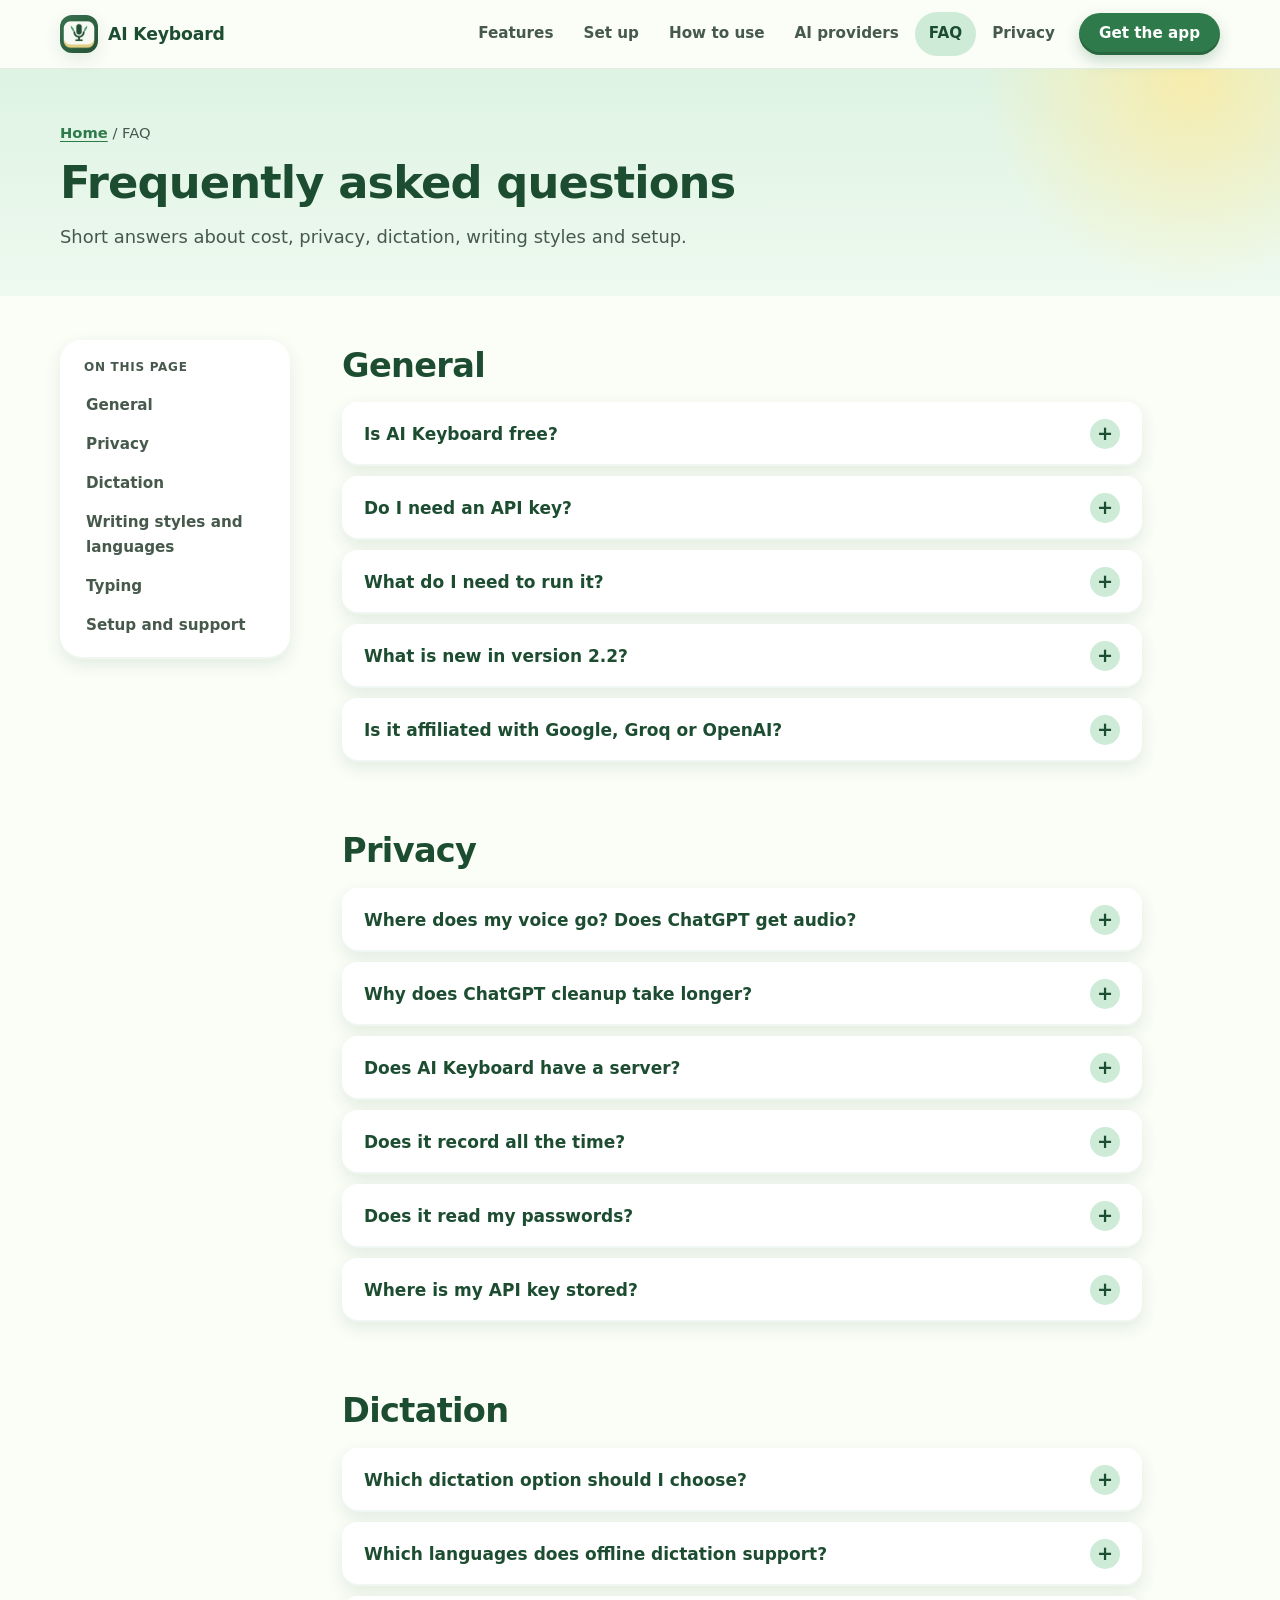
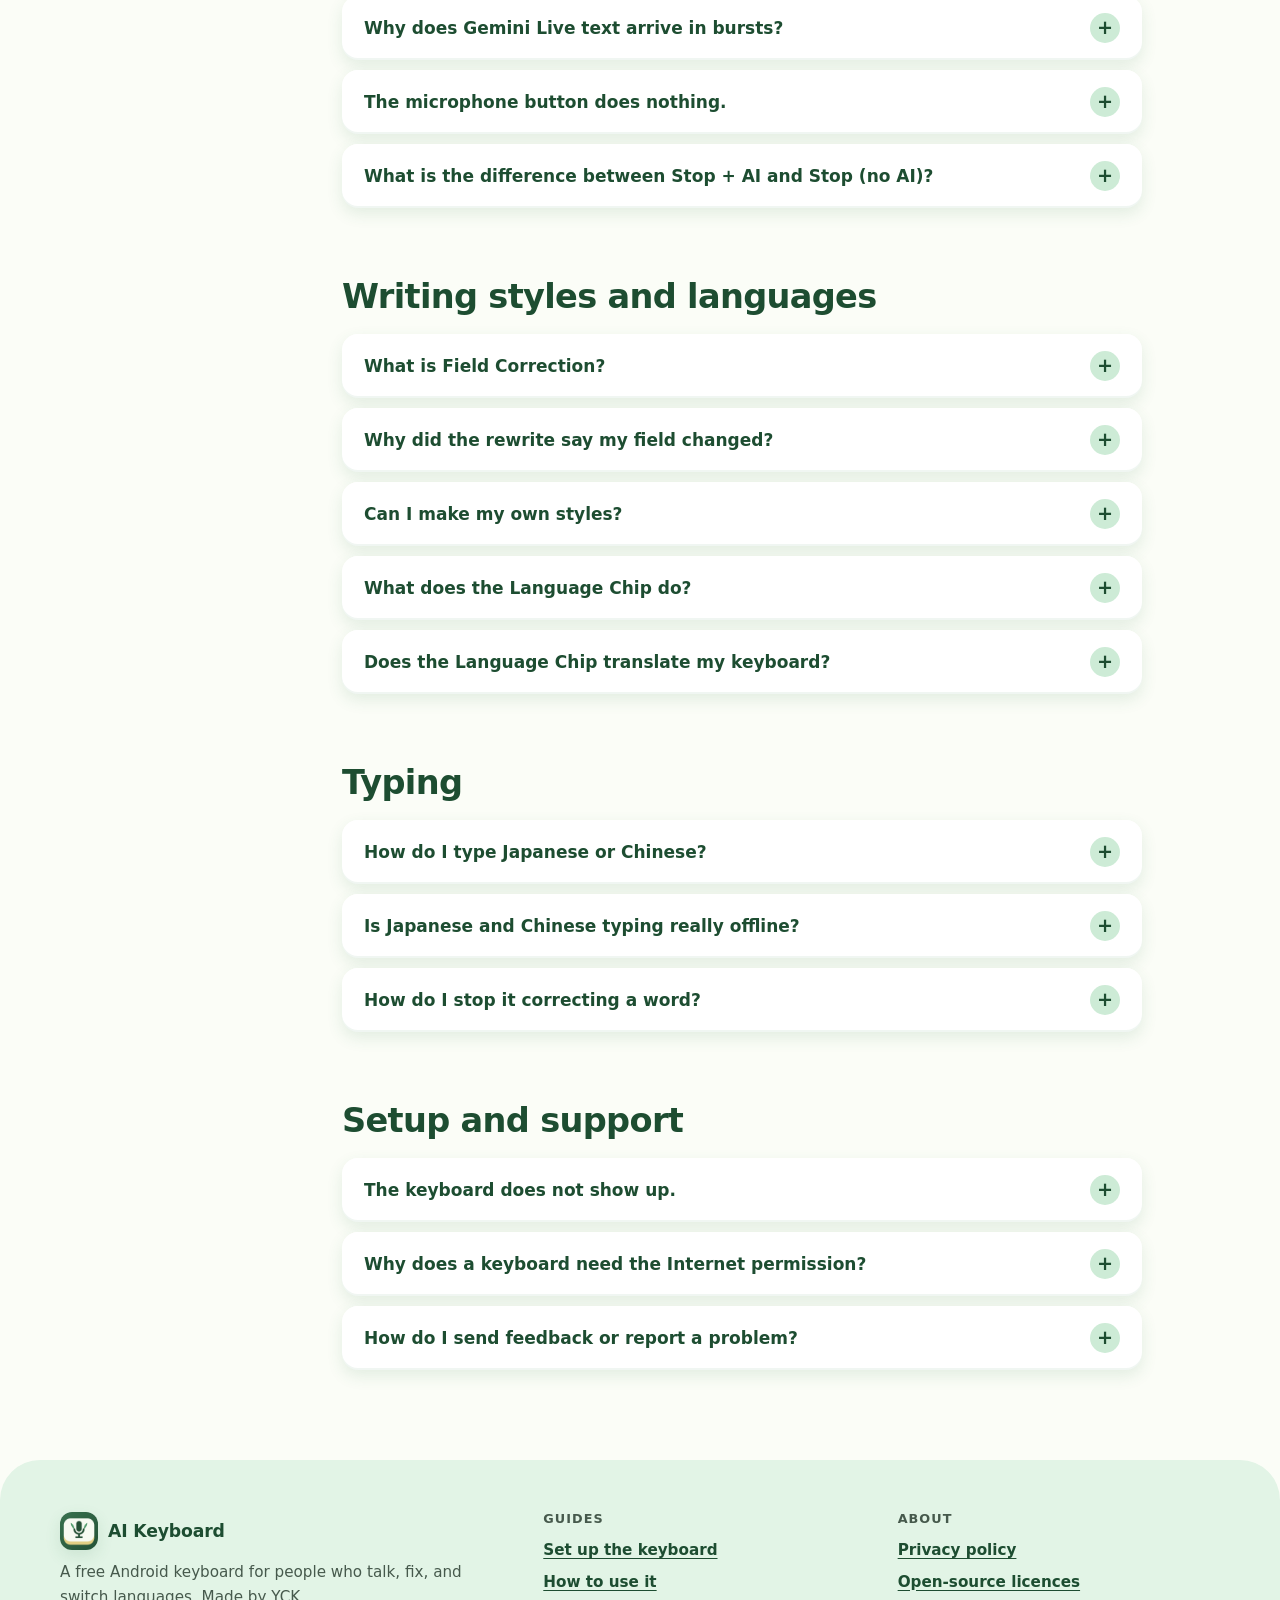
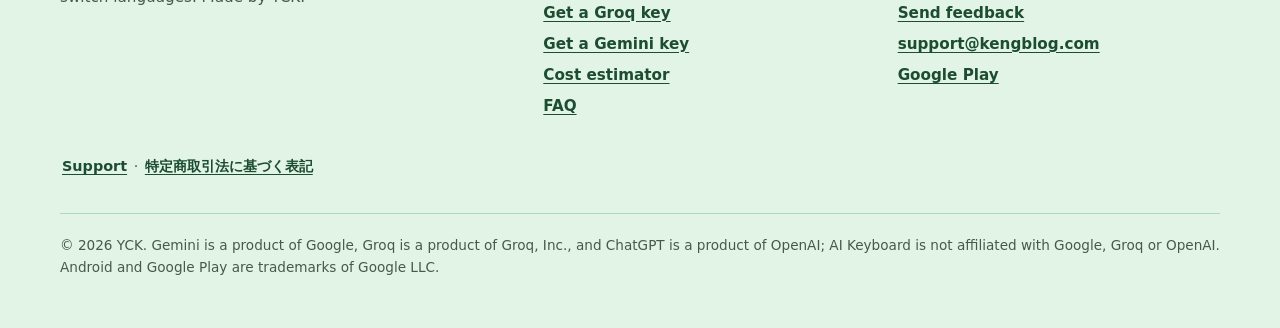
<file: faq.html>
<!doctype html>
<html lang="en">
<head>
<!-- Google tag (gtag.js) -->
<script async src="https://www.googletagmanager.com/gtag/js?id=G-QLFWNZWDSS"></script>
<script>
  window.dataLayer = window.dataLayer || [];
  function gtag(){dataLayer.push(arguments);}
  gtag('js', new Date());

  gtag('config', 'G-QLFWNZWDSS', { content_group: 'ai-keyboard' });
</script>
<script defer src="https://yck2024.github.io/oai-html/assets/analytics.js"></script>
<script>document.documentElement.classList.add('js');</script>
<meta charset="utf-8">
<meta name="viewport" content="width=device-width, initial-scale=1">
<title>FAQ — AI Keyboard</title>
<meta name="description" content="Answers about AI Keyboard: cost, API keys, privacy, offline dictation, writing styles, Japanese and Chinese typing, and setup problems.">
<meta name="color-scheme" content="light dark">
<meta name="theme-color" content="#356849">
<link rel="icon" type="image/png" sizes="32x32" href="assets/img/favicon-32.png">
<link rel="apple-touch-icon" href="assets/img/apple-touch-icon.png">
<meta property="og:type" content="website">
<meta property="og:title" content="FAQ — AI Keyboard">
<meta property="og:description" content="Answers about AI Keyboard: cost, API keys, privacy, offline dictation, writing styles, Japanese and Chinese typing, and setup problems.">
<meta property="og:image" content="https://yck2024.github.io/ai-keyboard/assets/img/feature-graphic.png">
<meta property="og:url" content="https://yck2024.github.io/ai-keyboard/faq.html">
<meta name="twitter:card" content="summary_large_image">
<link rel="stylesheet" href="assets/css/site.css">
</head>
<body>
<a class="skip-link" href="#main">Skip to content</a>
<header class="site-header">
  <div class="container">
    <a class="brand" href="index.html"><img src="assets/img/icon-192.png" width="36" height="36" alt="">AI Keyboard</a>
    <nav class="site-nav" aria-label="Main">
      <a href="index.html#features">Features</a> <a href="setup.html">Set up</a> <a href="usage.html">How to use</a> <a href="api-keys.html">AI providers</a> <a href="faq.html" aria-current="page">FAQ</a> <a href="privacy.html">Privacy</a> <a class="header-cta" href="https://play.google.com/store/apps/details?id=com.kengblog.aikeyboard">Get the app</a>
    </nav>
  </div>
</header>
<main id="main">
<div class="page-head"><div class="container"><p class="crumbs"><a href="index.html">Home</a> / FAQ</p><h1>Frequently asked questions</h1><p>Short answers about cost, privacy, dictation, writing styles and setup.</p></div></div>
<div class="page"><div class="container"><div class="layout">
<nav class="toc" aria-label="On this page"><strong>On this page</strong><ol><li><a href="#s0">General</a></li><li><a href="#s1">Privacy</a></li><li><a href="#s2">Dictation</a></li><li><a href="#s3">Writing styles and languages</a></li><li><a href="#s4">Typing</a></li><li><a href="#s5">Setup and support</a></li></ol></nav>
<article>
<h2 id="s0">General</h2>
<details><summary>Is AI Keyboard free?</summary><p>Yes, the app is free. Groq and Gemini use your own API key and may bill you directly; both have free tiers with limits. ChatGPT cleanup uses your own ChatGPT plan, with its usage and limits. The <a href="gemini-cost-estimator.html">cost estimator</a> gives a rough monthly figure for Groq and Gemini. Android speech, offline dictation, on-device writing styles and all typing are free.</p></details>
<details><summary>Do I need an API key?</summary><p>No. Typing, Japanese and Chinese typing, Android speech dictation, offline SenseVoice dictation and the on-device writing-style model all work without one. Groq and Gemini dictation or writing styles need their own API key. ChatGPT text cleanup needs no API key; sign in with your own ChatGPT plan. See <a href="api-keys.html">AI providers</a>.</p></details>
<details><summary>What do I need to run it?</summary><p>Android 8.0 or newer on a 64-bit ARM (arm64) phone.</p></details>
<details><summary>What is new in version 2.2?</summary><p>A green Sprout design by default, with a new launcher icon; Japanese and Chinese typing on-device; Voice home; live draft text while offline voice listens; a guided setup with a practice box; and reorderable writing styles. See the <a href="index.html#features">feature tour</a>.</p></details>
<details><summary>Is it affiliated with Google, Groq or OpenAI?</summary><p>No. Gemini is a product of Google, Groq is a product of Groq, Inc., and ChatGPT is a product of OpenAI.</p></details>
<h2 id="s1">Privacy</h2>
<details><summary>Where does my voice go? Does ChatGPT get audio?</summary><p>It depends on the speech provider you pick. Offline SenseVoice keeps audio on your phone. Android speech uses your phone's own speech service, which may use the network. Groq Whisper and Gemini Live send audio directly to Groq or Google with your key. ChatGPT is only a text-cleanup provider; it does not receive audio, and dictation still uses your separately chosen speech provider. The full list is in the <a href="privacy.html">privacy policy</a>.</p></details>
<details><summary>Why does ChatGPT cleanup take longer?</summary><p>It takes a few seconds because of how OpenAI responds, not because of the app. Groq or Gemini are good picks when speed matters.</p></details>
<details><summary>Does AI Keyboard have a server?</summary><p>No. There is no AI Keyboard server and no account. Cloud requests go from your phone straight to the provider you chose.</p></details>
<details><summary>Does it record all the time?</summary><p>No. The microphone is used only after you tap it. Nothing records on its own, including in Voice home. No audio or transcript is saved to disk.</p></details>
<details><summary>Does it read my passwords?</summary><p>Typing help switches itself off in password, email, URL, phone and number fields. Whole-message rewriting refuses in those fields before anything leaves your phone, and Voice home keeps keys in password and number fields.</p></details>
<details><summary>Where is my API key stored?</summary><p>Encrypted, on your phone. Clearing it in Settings asks for confirmation first.</p></details>
<h2 id="s2">Dictation</h2>
<details><summary>Which dictation option should I choose?</summary><p>Start with Android speech if you want zero setup, or add a <a href="groq-api-key.html">Groq key</a> for chunked Whisper dictation. Choose offline SenseVoice if you want audio to stay on your phone, work without signal, or avoid keys. The <a href="usage.html#dictation">comparison table</a> has the details.</p></details>
<details><summary>Which languages does offline dictation support?</summary><p>Japanese, Mandarin, Korean, Cantonese and English, after a one-time download of about 228&nbsp;MiB. Online providers support more, depending on the service.</p></details>
<details><summary>Why does Gemini Live text arrive in bursts?</summary><p>Gemini 3.1 Flash Live delivers its transcript at pauses rather than word by word, so the preview updates in bursts. It is more accurate and complete; it is less smooth to watch.</p></details>
<details><summary>The microphone button does nothing.</summary><p>Check that microphone permission is granted (Android asks the first time) and that a speech provider is set up. Settings → Help &amp; About → Troubleshooting has microphone recovery steps. If a provider is not configured, the keyboard says so in its own panel.</p></details>
<details><summary>What is the difference between Stop + AI and Stop (no AI)?</summary><p>Stop + AI applies your selected writing style to the transcript. Stop (no AI) inserts the transcript as it is.</p></details>
<h2 id="s3">Writing styles and languages</h2>
<details><summary>What is Field Correction?</summary><p>Hold a writing-style chip and the whole text box is rewritten under that style. You see a preview, tap Replace, and have five seconds to Undo. It refuses in sensitive fields and will not replace a cut-off result.</p></details>
<details><summary>Why did the rewrite say my field changed?</summary><p>Before replacing, the keyboard re-reads the text box. If you typed while it was thinking, it asks instead of silently overwriting what you wrote.</p></details>
<details><summary>Can I make my own styles?</summary><p>Yes. Add a custom prompt in Settings → Writing styles, then drag styles into the order you want. New built-in styles are added at the end and never overwrite yours.</p></details>
<details><summary>What does the Language Chip do?</summary><p>It names the language the result came back in. Tap it to switch to the next language on your shortlist and re-run the same text; hold and slide to jump. Choose the shortlist in Settings → Languages.</p></details>
<details><summary>Does the Language Chip translate my keyboard?</summary><p>No. Output Language applies to AI rewriting. Your keyboard layout comes from your typing languages, and offline and Android recognisers have their own language handling.</p></details>
<h2 id="s4">Typing</h2>
<details><summary>How do I type Japanese or Chinese?</summary><p>Settings → Languages → Typing languages → Add Japanese and Chinese, then tap the globe key beside the space bar. See <a href="usage.html#cjk">How to use</a>. It runs on your phone with no network and no key.</p></details>
<details><summary>Is Japanese and Chinese typing really offline?</summary><p>Yes. The engines are bundled in the app and make no network calls. It works in airplane mode.</p></details>
<details><summary>How do I stop it correcting a word?</summary><p>Press backspace once after an auto-fix to put your word back. Do it again for the same word and it stops correcting that word. You can also review and delete learned words, or turn parts of typing help off, in Settings → Typing &amp; feel.</p></details>
<h2 id="s5">Setup and support</h2>
<details><summary>The keyboard does not show up.</summary><p>It must be both enabled and selected. Open Settings → Help &amp; About → Keyboard setup, which checks both and takes you to the right Android screen. The <a href="setup.html">setup guide</a> walks through it.</p></details>
<details><summary>Why does a keyboard need the Internet permission?</summary><p>To reach the provider you chose, and for the optional model downloads. Typing, offline dictation and Japanese and Chinese typing do not use it.</p></details>
<details><summary>How do I send feedback or report a problem?</summary><p>Use the <a href="https://forms.gle/EVX64Rimp2fQsJxh8">feedback form</a> or email <a href="mailto:support@kengblog.com">support@kengblog.com</a>.</p></details>
</article>
</div></div></div>
</main>
<footer class="site-footer">
  <div class="container">
    <div class="cols">
      <div>
        <a class="brand" href="index.html"><img src="assets/img/icon-192.png" width="36" height="36" alt="">AI Keyboard</a>
        <p>A free Android keyboard for people who talk, fix, and switch languages. Made by YCK.</p>
      </div>
      <div>
        <h2>Guides</h2>
        <ul>
          <li><a href="setup.html">Set up the keyboard</a></li>
          <li><a href="usage.html">How to use it</a></li>
          <li><a href="groq-api-key.html">Get a Groq key</a></li>
          <li><a href="gemini-api-key.html">Get a Gemini key</a></li>
          <li><a href="gemini-cost-estimator.html">Cost estimator</a></li>
          <li><a href="faq.html">FAQ</a></li>
        </ul>
      </div>
      <div>
        <h2>About</h2>
        <ul>
          <li><a href="privacy.html">Privacy policy</a></li>
          <li><a href="licenses.html">Open-source licences</a></li>
          <li><a href="https://forms.gle/EVX64Rimp2fQsJxh8">Send feedback</a></li>
          <li><a href="mailto:support@kengblog.com">support@kengblog.com</a></li>
          <li><a href="https://play.google.com/store/apps/details?id=com.kengblog.aikeyboard">Google Play</a></li>
        </ul>
      </div>
    </div>
    <p class="fine-links"><a href="https://ko-fi.com/kengblog" target="_blank" rel="noopener">Support</a> <span aria-hidden="true">·</span> <a href="https://kengblog.com/tokushoho" target="_blank" rel="noopener" lang="ja">特定商取引法に基づく表記</a></p>
    <p class="fine">&copy; 2026 YCK. Gemini is a product of Google, Groq is a product of Groq, Inc., and ChatGPT is a product of OpenAI; AI Keyboard is not affiliated with Google, Groq or OpenAI. Android and Google Play are trademarks of Google LLC.</p>
  </div>
</footer>
<script src="assets/js/site.js" defer></script>
</body>
</html>
</file>
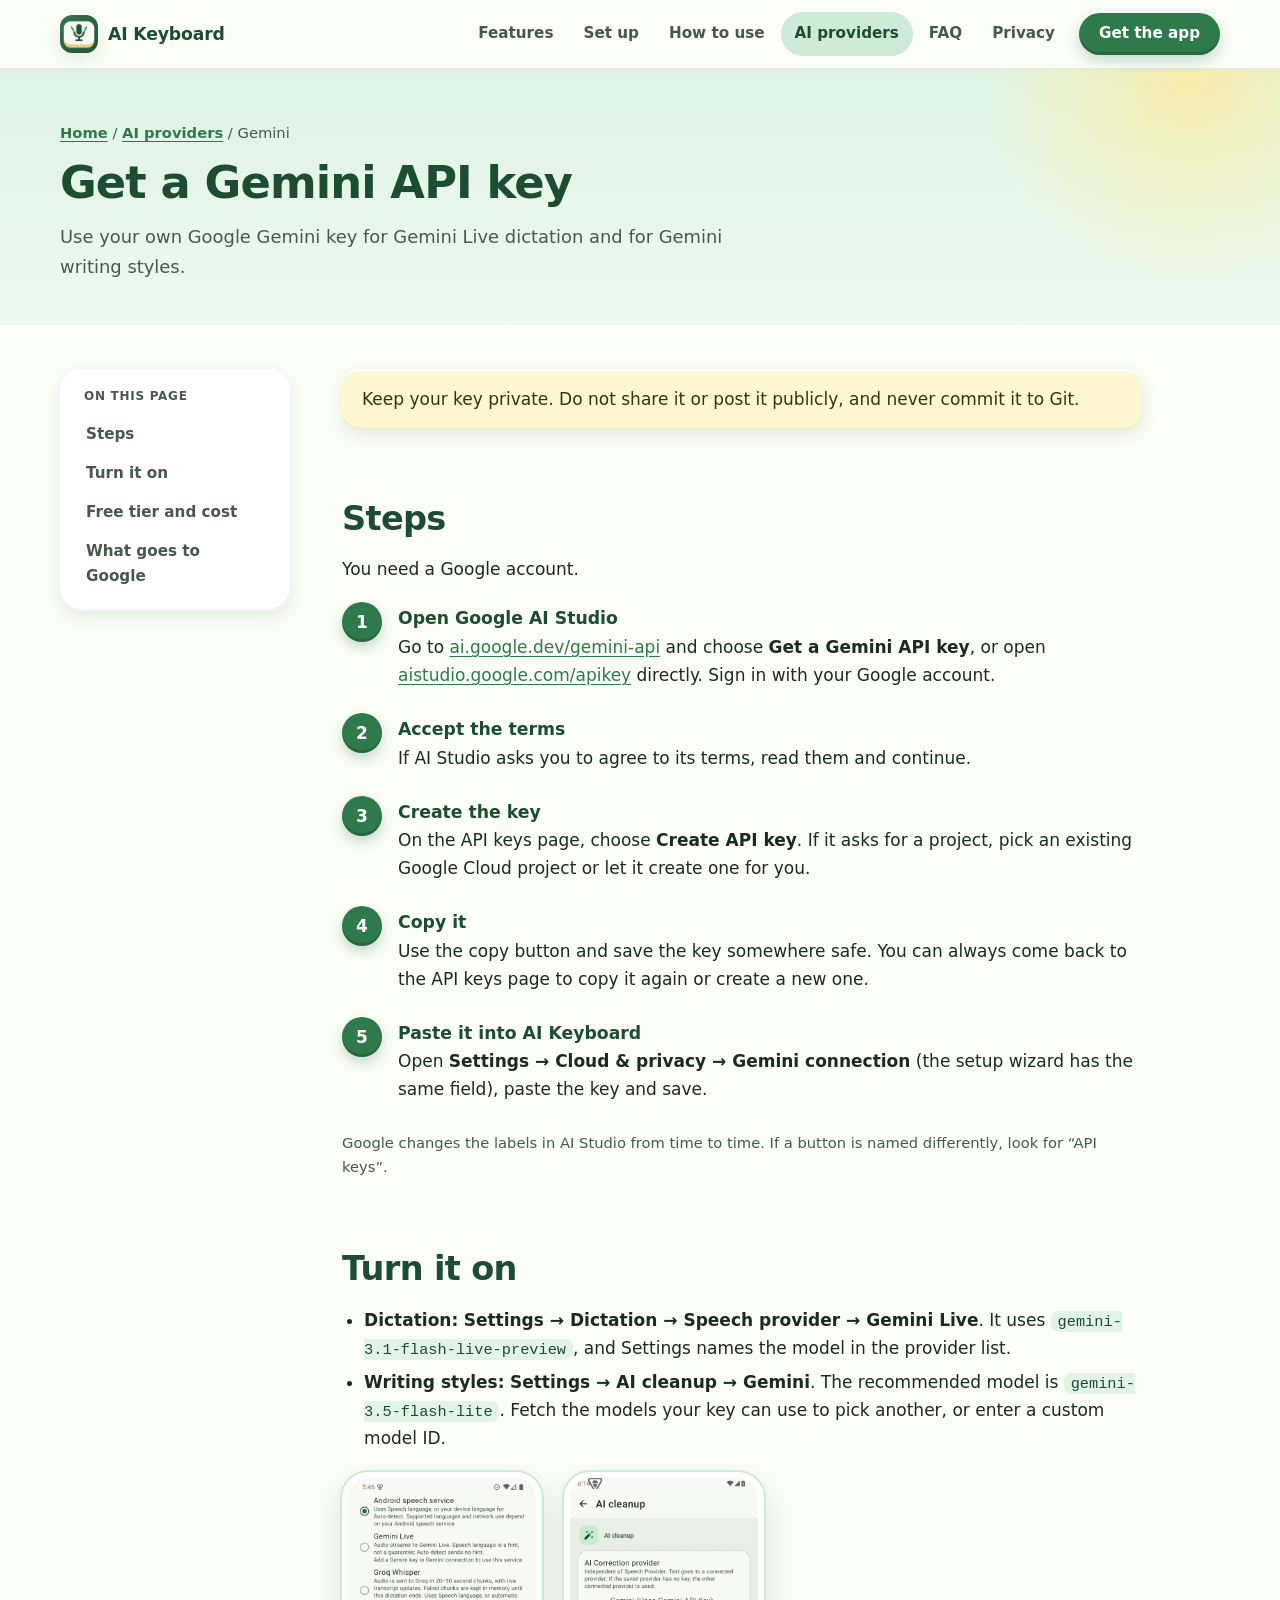
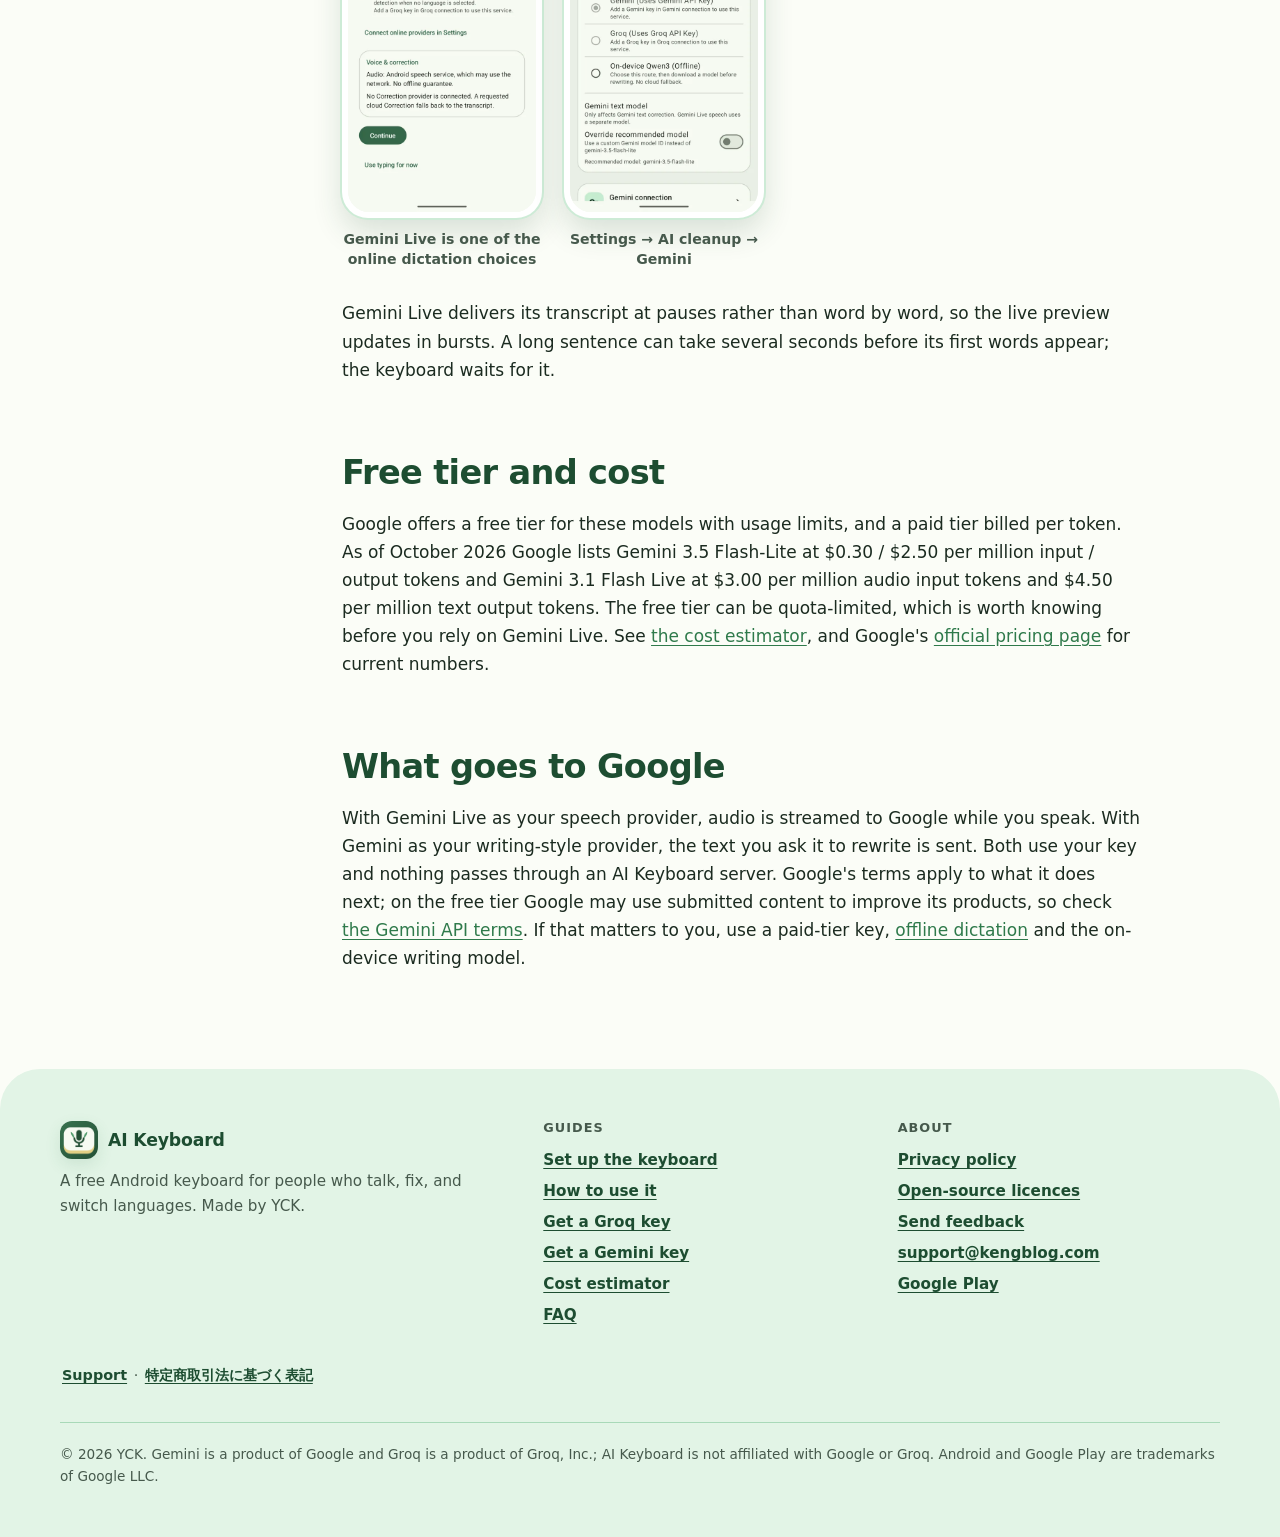
<file: gemini-api-key.html>
<!doctype html>
<html lang="en">
<head>
<!-- Google tag (gtag.js) -->
<script async src="https://www.googletagmanager.com/gtag/js?id=G-QLFWNZWDSS"></script>
<script>
  window.dataLayer = window.dataLayer || [];
  function gtag(){dataLayer.push(arguments);}
  gtag('js', new Date());

  gtag('config', 'G-QLFWNZWDSS', { content_group: 'ai-keyboard' });
</script>
<script defer src="https://yck2024.github.io/oai-html/assets/analytics.js"></script>
<script>document.documentElement.classList.add('js');</script>
<meta charset="utf-8">
<meta name="viewport" content="width=device-width, initial-scale=1">
<title>Get a Gemini API key — AI Keyboard</title>
<meta name="description" content="Create a Google Gemini API key and paste it into AI Keyboard for Gemini Live dictation and Gemini writing styles.">
<meta name="color-scheme" content="light dark">
<meta name="theme-color" content="#356849">
<link rel="icon" type="image/png" sizes="32x32" href="assets/img/favicon-32.png">
<link rel="apple-touch-icon" href="assets/img/apple-touch-icon.png">
<meta property="og:type" content="website">
<meta property="og:title" content="Get a Gemini API key — AI Keyboard">
<meta property="og:description" content="Create a Google Gemini API key and paste it into AI Keyboard for Gemini Live dictation and Gemini writing styles.">
<meta property="og:image" content="https://yck2024.github.io/ai-keyboard/assets/img/feature-graphic.png">
<meta property="og:url" content="https://yck2024.github.io/ai-keyboard/gemini-api-key.html">
<meta name="twitter:card" content="summary_large_image">
<link rel="stylesheet" href="assets/css/site.css">
</head>
<body>
<a class="skip-link" href="#main">Skip to content</a>
<header class="site-header">
  <div class="container">
    <a class="brand" href="index.html"><img src="assets/img/icon-192.png" width="36" height="36" alt="">AI Keyboard</a>
    <nav class="site-nav" aria-label="Main">
      <a href="index.html#features">Features</a> <a href="setup.html">Set up</a> <a href="usage.html">How to use</a> <a href="api-keys.html" aria-current="page">AI providers</a> <a href="faq.html">FAQ</a> <a href="privacy.html">Privacy</a> <a class="header-cta" href="https://play.google.com/store/apps/details?id=com.kengblog.aikeyboard">Get the app</a>
    </nav>
  </div>
</header>
<main id="main">
<div class="page-head"><div class="container"><p class="crumbs"><a href="index.html">Home</a> / <a href="api-keys.html">AI providers</a> / Gemini</p><h1>Get a Gemini API key</h1><p>Use your own Google Gemini key for Gemini Live dictation and for Gemini writing styles.</p></div></div>
<div class="page"><div class="container"><div class="layout">
<nav class="toc" aria-label="On this page"><strong>On this page</strong><ol><li><a href="#steps">Steps</a></li><li><a href="#use">Turn it on</a></li><li><a href="#cost">Free tier and cost</a></li><li><a href="#privacy">What goes to Google</a></li></ol></nav>
<article>

<div class="callout"><p>Keep your key private. Do not share it or post it publicly, and never commit it to Git.</p></div>

<h2 id="steps">Steps</h2>
<p>You need a Google account.</p>
<ol class="steps">
  <li><strong>Open Google AI Studio</strong>Go to <a href="https://ai.google.dev/gemini-api">ai.google.dev/gemini-api</a> and choose <strong>Get a Gemini API key</strong>, or open <a href="https://aistudio.google.com/apikey">aistudio.google.com/apikey</a> directly. Sign in with your Google account.</li>
  <li><strong>Accept the terms</strong>If AI Studio asks you to agree to its terms, read them and continue.</li>
  <li><strong>Create the key</strong>On the API keys page, choose <strong>Create API key</strong>. If it asks for a project, pick an existing Google Cloud project or let it create one for you.</li>
  <li><strong>Copy it</strong>Use the copy button and save the key somewhere safe. You can always come back to the API keys page to copy it again or create a new one.</li>
  <li><strong>Paste it into AI Keyboard</strong>Open <strong>Settings → Cloud &amp; privacy → Gemini connection</strong> (the setup wizard has the same field), paste the key and save.</li>
</ol>
<p class="meta">Google changes the labels in AI Studio from time to time. If a button is named differently, look for “API keys”.</p>

<h2 id="use">Turn it on</h2>
<ul>
  <li><strong>Dictation:</strong> <strong>Settings → Dictation → Speech provider → Gemini Live</strong>. It uses <code>gemini-3.1-flash-live-preview</code>, and Settings names the model in the provider list.</li>
  <li><strong>Writing styles:</strong> <strong>Settings → AI cleanup → Gemini</strong>. The recommended model is <code>gemini-3.5-flash-lite</code>. Fetch the models your key can use to pick another, or enter a custom model ID.</li>
</ul>
<div class="shot-row"><figure class="phone"><div class="phone-frame"><img src="assets/img/screens/setup-online-providers.webp" width="540" height="960" alt="Online dictation choices including Gemini Live in the setup walkthrough" loading="lazy" decoding="async"></div><figcaption>Gemini Live is one of the online dictation choices</figcaption></figure><figure class="phone"><div class="phone-frame"><img src="assets/img/screens/ai-cleanup-gemini.webp" width="540" height="960" alt="AI cleanup settings with Gemini selected and the recommended model gemini-3.5-flash-lite" loading="lazy" decoding="async"></div><figcaption>Settings → AI cleanup → Gemini</figcaption></figure></div>
<p>Gemini Live delivers its transcript at pauses rather than word by word, so the live preview updates in bursts. A long sentence can take several seconds before its first words appear; the keyboard waits for it.</p>

<h2 id="cost">Free tier and cost</h2>
<p>Google offers a free tier for these models with usage limits, and a paid tier billed per token. As of October 2026 Google lists Gemini 3.5 Flash-Lite at $0.30 / $2.50 per million input / output tokens and Gemini 3.1 Flash Live at $3.00 per million audio input tokens and $4.50 per million text output tokens. The free tier can be quota-limited, which is worth knowing before you rely on Gemini Live. See <a href="gemini-cost-estimator.html">the cost estimator</a>, and Google's <a href="https://ai.google.dev/gemini-api/docs/pricing">official pricing page</a> for current numbers.</p>

<h2 id="privacy">What goes to Google</h2>
<p>With Gemini Live as your speech provider, audio is streamed to Google while you speak. With Gemini as your writing-style provider, the text you ask it to rewrite is sent. Both use your key and nothing passes through an AI Keyboard server. Google's terms apply to what it does next; on the free tier Google may use submitted content to improve its products, so check <a href="https://ai.google.dev/gemini-api/terms">the Gemini API terms</a>. If that matters to you, use a paid-tier key, <a href="usage.html#dictation">offline dictation</a> and the on-device writing model.</p>

</article>
</div></div></div>
</main>
<footer class="site-footer">
  <div class="container">
    <div class="cols">
      <div>
        <a class="brand" href="index.html"><img src="assets/img/icon-192.png" width="36" height="36" alt="">AI Keyboard</a>
        <p>A free Android keyboard for people who talk, fix, and switch languages. Made by YCK.</p>
      </div>
      <div>
        <h2>Guides</h2>
        <ul>
          <li><a href="setup.html">Set up the keyboard</a></li>
          <li><a href="usage.html">How to use it</a></li>
          <li><a href="groq-api-key.html">Get a Groq key</a></li>
          <li><a href="gemini-api-key.html">Get a Gemini key</a></li>
          <li><a href="gemini-cost-estimator.html">Cost estimator</a></li>
          <li><a href="faq.html">FAQ</a></li>
        </ul>
      </div>
      <div>
        <h2>About</h2>
        <ul>
          <li><a href="privacy.html">Privacy policy</a></li>
          <li><a href="licenses.html">Open-source licences</a></li>
          <li><a href="https://forms.gle/EVX64Rimp2fQsJxh8">Send feedback</a></li>
          <li><a href="mailto:support@kengblog.com">support@kengblog.com</a></li>
          <li><a href="https://play.google.com/store/apps/details?id=com.kengblog.aikeyboard">Google Play</a></li>
        </ul>
      </div>
    </div>
    <p class="fine-links"><a href="https://ko-fi.com/kengblog" target="_blank" rel="noopener">Support</a> <span aria-hidden="true">·</span> <a href="https://kengblog.com/tokushoho" target="_blank" rel="noopener" lang="ja">特定商取引法に基づく表記</a></p>
    <p class="fine">&copy; 2026 YCK. Gemini is a product of Google and Groq is a product of Groq, Inc.; AI Keyboard is not affiliated with Google or Groq. Android and Google Play are trademarks of Google LLC.</p>
  </div>
</footer>
<script src="assets/js/site.js" defer></script>
</body>
</html>
</file>
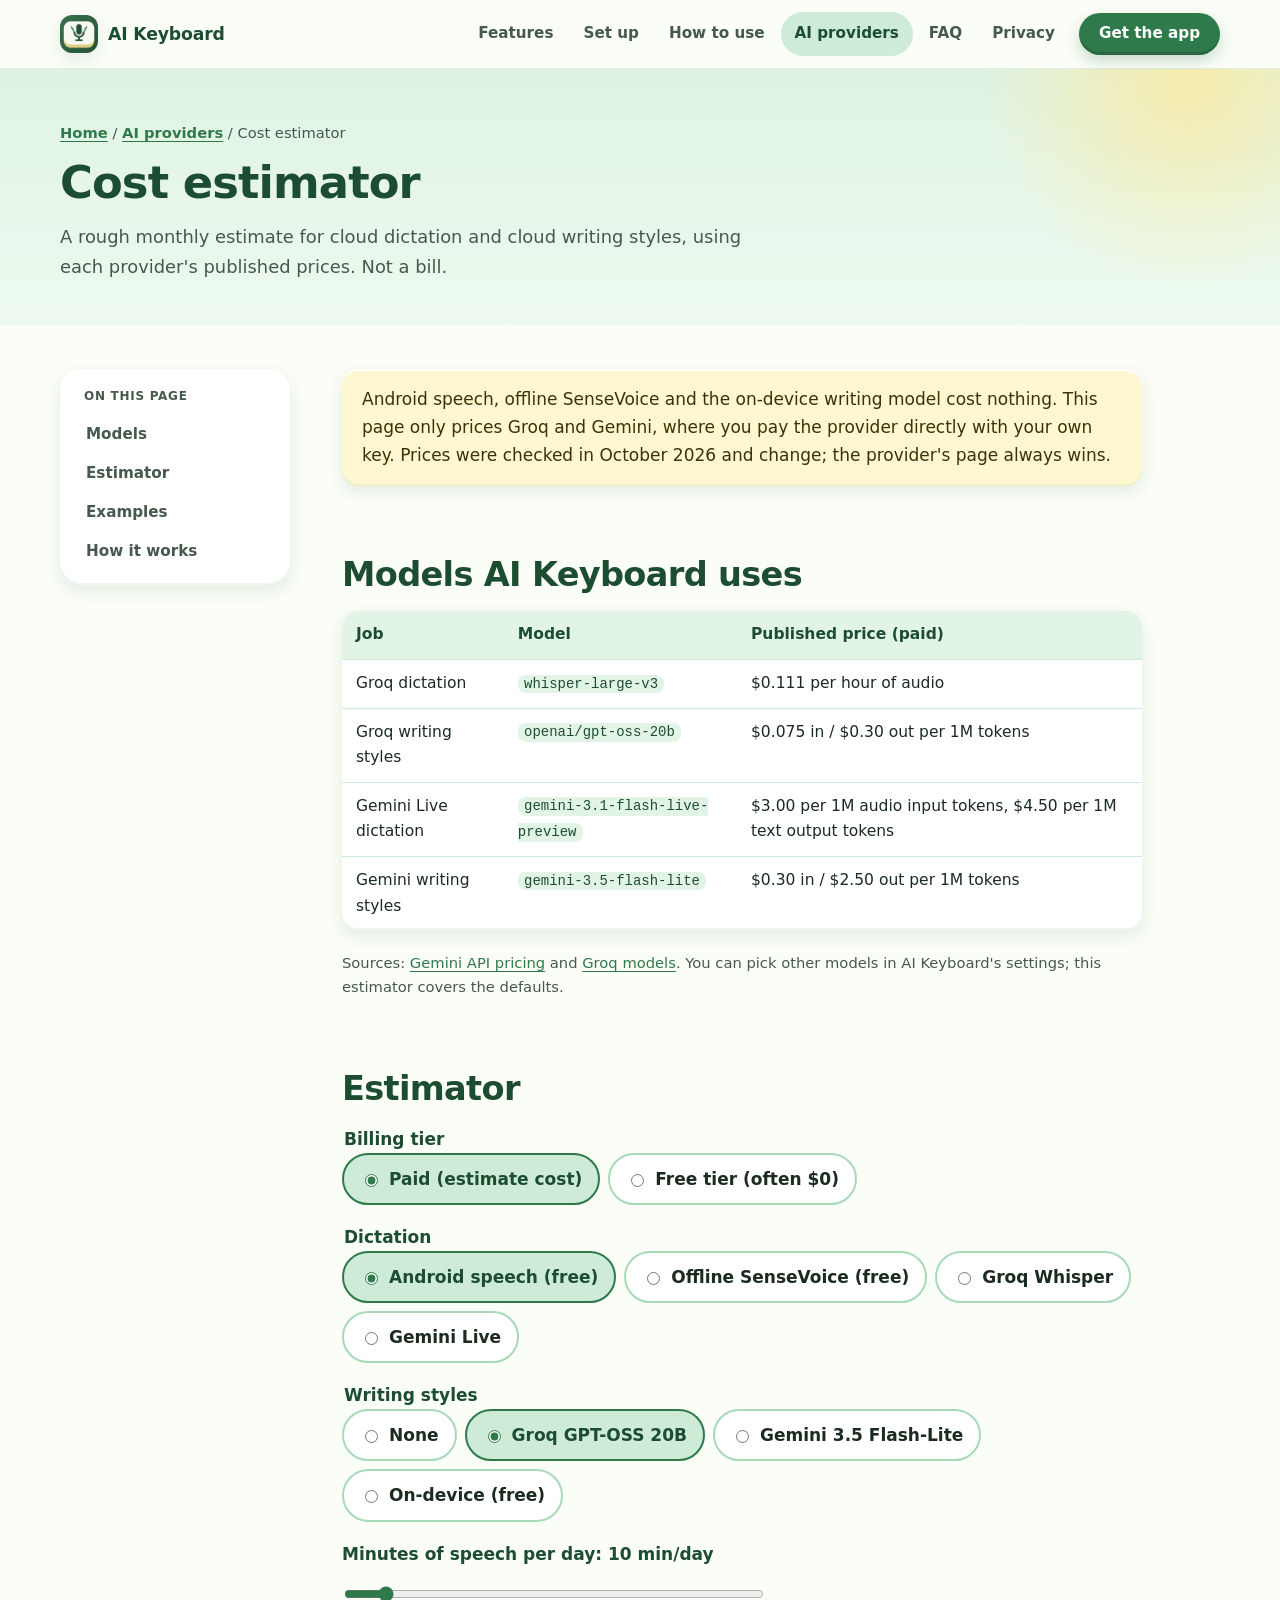
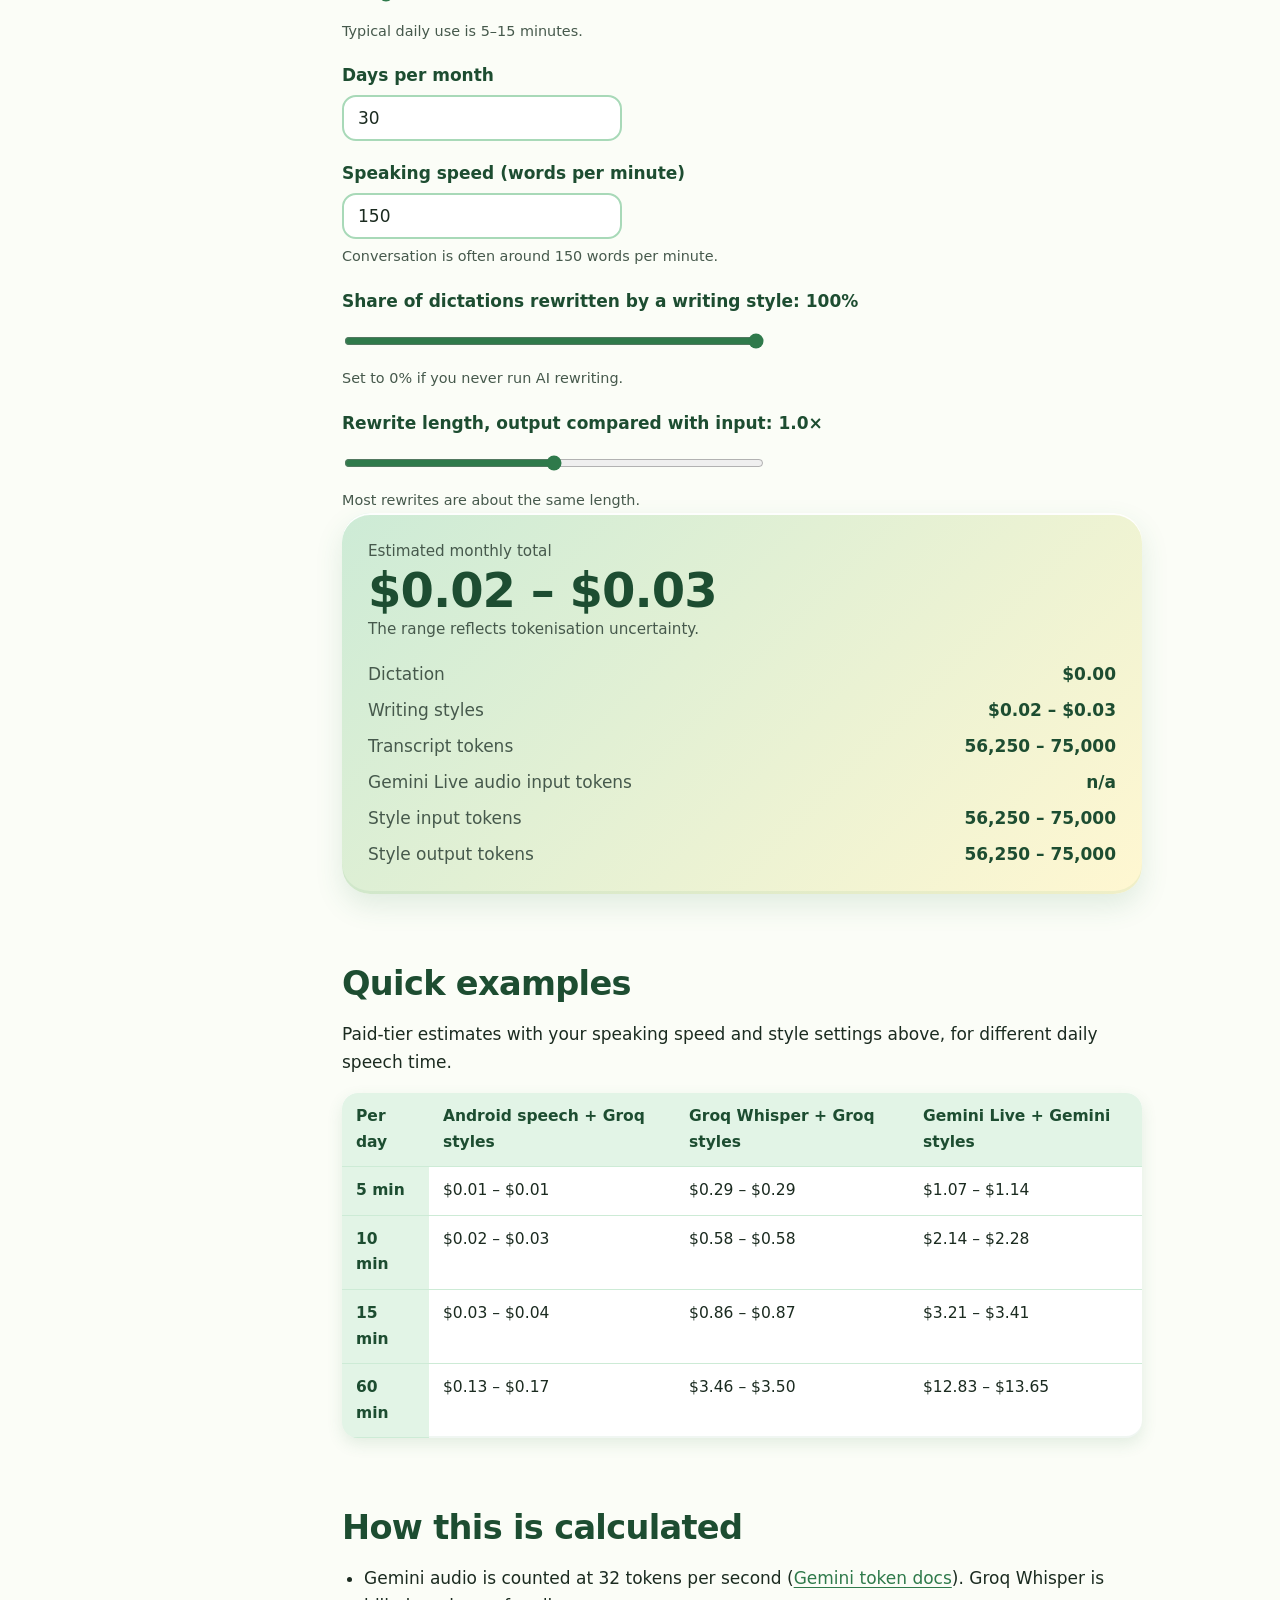
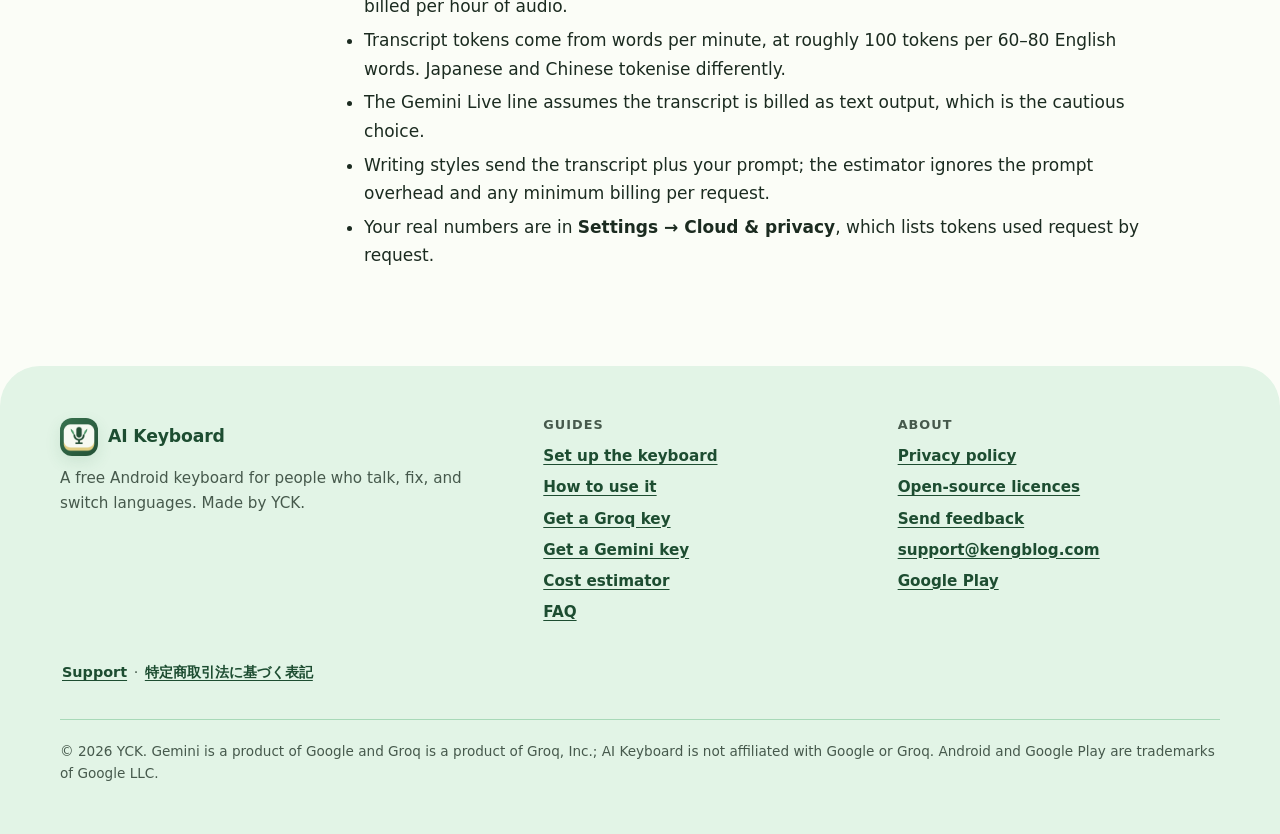
<file: gemini-cost-estimator.html>
<!doctype html>
<html lang="en">
<head>
<!-- Google tag (gtag.js) -->
<script async src="https://www.googletagmanager.com/gtag/js?id=G-QLFWNZWDSS"></script>
<script>
  window.dataLayer = window.dataLayer || [];
  function gtag(){dataLayer.push(arguments);}
  gtag('js', new Date());

  gtag('config', 'G-QLFWNZWDSS', { content_group: 'ai-keyboard' });
</script>
<script defer src="https://yck2024.github.io/oai-html/assets/analytics.js"></script>
<script>document.documentElement.classList.add('js');</script>
<meta charset="utf-8">
<meta name="viewport" content="width=device-width, initial-scale=1">
<title>Cost estimator — AI Keyboard</title>
<meta name="description" content="Estimate the monthly cost of Groq and Gemini dictation and writing styles in AI Keyboard from your daily speech time.">
<meta name="color-scheme" content="light dark">
<meta name="theme-color" content="#356849">
<link rel="icon" type="image/png" sizes="32x32" href="assets/img/favicon-32.png">
<link rel="apple-touch-icon" href="assets/img/apple-touch-icon.png">
<meta property="og:type" content="website">
<meta property="og:title" content="Cost estimator — AI Keyboard">
<meta property="og:description" content="Estimate the monthly cost of Groq and Gemini dictation and writing styles in AI Keyboard from your daily speech time.">
<meta property="og:image" content="https://yck2024.github.io/ai-keyboard/assets/img/feature-graphic.png">
<meta property="og:url" content="https://yck2024.github.io/ai-keyboard/gemini-cost-estimator.html">
<meta name="twitter:card" content="summary_large_image">
<link rel="stylesheet" href="assets/css/site.css">
</head>
<body>
<a class="skip-link" href="#main">Skip to content</a>
<header class="site-header">
  <div class="container">
    <a class="brand" href="index.html"><img src="assets/img/icon-192.png" width="36" height="36" alt="">AI Keyboard</a>
    <nav class="site-nav" aria-label="Main">
      <a href="index.html#features">Features</a> <a href="setup.html">Set up</a> <a href="usage.html">How to use</a> <a href="api-keys.html" aria-current="page">AI providers</a> <a href="faq.html">FAQ</a> <a href="privacy.html">Privacy</a> <a class="header-cta" href="https://play.google.com/store/apps/details?id=com.kengblog.aikeyboard">Get the app</a>
    </nav>
  </div>
</header>
<main id="main">
<div class="page-head"><div class="container"><p class="crumbs"><a href="index.html">Home</a> / <a href="api-keys.html">AI providers</a> / Cost estimator</p><h1>Cost estimator</h1><p>A rough monthly estimate for cloud dictation and cloud writing styles, using each provider's published prices. Not a bill.</p></div></div>
<div class="page"><div class="container"><div class="layout">
<nav class="toc" aria-label="On this page"><strong>On this page</strong><ol><li><a href="#models">Models</a></li><li><a href="#estimator">Estimator</a></li><li><a href="#examples-h">Examples</a></li><li><a href="#how">How it works</a></li></ol></nav>
<article>

<div class="callout"><p>Android speech, offline SenseVoice and the on-device writing model cost nothing. This page only prices Groq and Gemini, where you pay the provider directly with your own key. Prices were checked in October 2026 and change; the provider's page always wins.</p></div>

<h2 id="models">Models AI Keyboard uses</h2>
<div class="table-wrap"><table>
<thead><tr><th>Job</th><th>Model</th><th>Published price (paid)</th></tr></thead>
<tbody>
<tr><td>Groq dictation</td><td><code>whisper-large-v3</code></td><td>$0.111 per hour of audio</td></tr>
<tr><td>Groq writing styles</td><td><code>openai/gpt-oss-20b</code></td><td>$0.075 in / $0.30 out per 1M tokens</td></tr>
<tr><td>Gemini Live dictation</td><td><code>gemini-3.1-flash-live-preview</code></td><td>$3.00 per 1M audio input tokens, $4.50 per 1M text output tokens</td></tr>
<tr><td>Gemini writing styles</td><td><code>gemini-3.5-flash-lite</code></td><td>$0.30 in / $2.50 out per 1M tokens</td></tr>
</tbody></table></div>
<p class="meta">Sources: <a href="https://ai.google.dev/gemini-api/docs/pricing">Gemini API pricing</a> and <a href="https://console.groq.com/docs/models">Groq models</a>. You can pick other models in AI Keyboard's settings; this estimator covers the defaults.</p>

<h2 id="estimator">Estimator</h2>
<noscript><p class="callout warn">The estimator needs JavaScript. The table above and the examples below give the same prices.</p></noscript>
<form id="est-form" class="estimator" autocomplete="off" data-analytics-ignore>
  <fieldset class="field"><legend>Billing tier</legend>
    <div class="seg">
      <label><input type="radio" name="tier" value="paid" checked> Paid (estimate cost)</label>
      <label><input type="radio" name="tier" value="free"> Free tier (often $0)</label>
    </div>
    <span class="hint" id="freeNote" hidden>Free tiers list no charge but have usage limits, and Gemini's free tier may be quota-limited for Live dictation.</span>
  </fieldset>

  <fieldset class="field"><legend>Dictation</legend>
    <div class="seg">
      <label><input type="radio" name="speech" value="android" checked> Android speech (free)</label>
      <label><input type="radio" name="speech" value="offline"> Offline SenseVoice (free)</label>
      <label><input type="radio" name="speech" value="groq"> Groq Whisper</label>
      <label><input type="radio" name="speech" value="gemini"> Gemini Live</label>
    </div>
  </fieldset>

  <fieldset class="field"><legend>Writing styles</legend>
    <div class="seg">
      <label><input type="radio" name="styles" value="none"> None</label>
      <label><input type="radio" name="styles" value="groq" checked> Groq GPT-OSS 20B</label>
      <label><input type="radio" name="styles" value="gemini"> Gemini 3.5 Flash-Lite</label>
      <label><input type="radio" name="styles" value="local"> On-device (free)</label>
    </div>
  </fieldset>

  <div class="field"><label for="minutes">Minutes of speech per day: <output id="minutesOut" for="minutes"></output></label>
    <input id="minutes" type="range" min="0" max="120" step="1" value="10">
    <span class="hint">Typical daily use is 5–15 minutes.</span></div>
  <div class="field"><label for="days">Days per month</label>
    <input id="days" type="number" min="1" max="31" value="30" inputmode="numeric"></div>
  <div class="field"><label for="wpm">Speaking speed (words per minute)</label>
    <input id="wpm" type="number" min="80" max="250" value="150" inputmode="numeric">
    <span class="hint">Conversation is often around 150 words per minute.</span></div>
  <div class="field"><label for="stylePct">Share of dictations rewritten by a writing style: <output id="stylePctOut" for="stylePct"></output></label>
    <input id="stylePct" type="range" min="0" max="100" step="5" value="100">
    <span class="hint">Set to 0% if you never run AI rewriting.</span></div>
  <div class="field"><label for="ratio">Rewrite length, output compared with input: <output id="ratioOut" for="ratio"></output></label>
    <input id="ratio" type="range" min="0.7" max="1.3" step="0.1" value="1">
    <span class="hint">Most rewrites are about the same length.</span></div>
</form>

<div class="result" data-analytics-ignore role="status" aria-live="polite" aria-atomic="false">
  <div class="sub">Estimated monthly total</div>
  <div class="big" id="total">$—</div>
  <div class="sub">The range reflects tokenisation uncertainty.</div>
  <dl>
    <dt>Dictation</dt><dd id="speechCost">—</dd>
    <dt>Writing styles</dt><dd id="styleCost">—</dd>
    <dt>Transcript tokens</dt><dd id="tokTranscript">—</dd>
    <dt>Gemini Live audio input tokens</dt><dd id="tokAudio">—</dd>
    <dt>Style input tokens</dt><dd id="tokStyleIn">—</dd>
    <dt>Style output tokens</dt><dd id="tokStyleOut">—</dd>
  </dl>
</div>

<h2 id="examples-h">Quick examples</h2>
<p>Paid-tier estimates with your speaking speed and style settings above, for different daily speech time.</p>
<div class="table-wrap"><table>
<thead><tr><th scope="col">Per day</th><th scope="col">Android speech + Groq styles</th><th scope="col">Groq Whisper + Groq styles</th><th scope="col">Gemini Live + Gemini styles</th></tr></thead>
<tbody id="examples"><tr><td colspan="4">Needs JavaScript.</td></tr></tbody>
</table></div>

<h2 id="how">How this is calculated</h2>
<ul>
  <li>Gemini audio is counted at 32 tokens per second (<a href="https://ai.google.dev/gemini-api/docs/tokens">Gemini token docs</a>). Groq Whisper is billed per hour of audio.</li>
  <li>Transcript tokens come from words per minute, at roughly 100 tokens per 60–80 English words. Japanese and Chinese tokenise differently.</li>
  <li>The Gemini Live line assumes the transcript is billed as text output, which is the cautious choice.</li>
  <li>Writing styles send the transcript plus your prompt; the estimator ignores the prompt overhead and any minimum billing per request.</li>
  <li>Your real numbers are in <strong>Settings → Cloud &amp; privacy</strong>, which lists tokens used request by request.</li>
</ul>

</article>
</div></div></div>
</main>
<footer class="site-footer">
  <div class="container">
    <div class="cols">
      <div>
        <a class="brand" href="index.html"><img src="assets/img/icon-192.png" width="36" height="36" alt="">AI Keyboard</a>
        <p>A free Android keyboard for people who talk, fix, and switch languages. Made by YCK.</p>
      </div>
      <div>
        <h2>Guides</h2>
        <ul>
          <li><a href="setup.html">Set up the keyboard</a></li>
          <li><a href="usage.html">How to use it</a></li>
          <li><a href="groq-api-key.html">Get a Groq key</a></li>
          <li><a href="gemini-api-key.html">Get a Gemini key</a></li>
          <li><a href="gemini-cost-estimator.html">Cost estimator</a></li>
          <li><a href="faq.html">FAQ</a></li>
        </ul>
      </div>
      <div>
        <h2>About</h2>
        <ul>
          <li><a href="privacy.html">Privacy policy</a></li>
          <li><a href="licenses.html">Open-source licences</a></li>
          <li><a href="https://forms.gle/EVX64Rimp2fQsJxh8">Send feedback</a></li>
          <li><a href="mailto:support@kengblog.com">support@kengblog.com</a></li>
          <li><a href="https://play.google.com/store/apps/details?id=com.kengblog.aikeyboard">Google Play</a></li>
        </ul>
      </div>
    </div>
    <p class="fine-links"><a href="https://ko-fi.com/kengblog" target="_blank" rel="noopener">Support</a> <span aria-hidden="true">·</span> <a href="https://kengblog.com/tokushoho" target="_blank" rel="noopener" lang="ja">特定商取引法に基づく表記</a></p>
    <p class="fine">&copy; 2026 YCK. Gemini is a product of Google and Groq is a product of Groq, Inc.; AI Keyboard is not affiliated with Google or Groq. Android and Google Play are trademarks of Google LLC.</p>
  </div>
</footer>
<script src="assets/js/site.js" defer></script>
<script src="assets/js/estimator.js" defer></script>
</body>
</html>
</file>
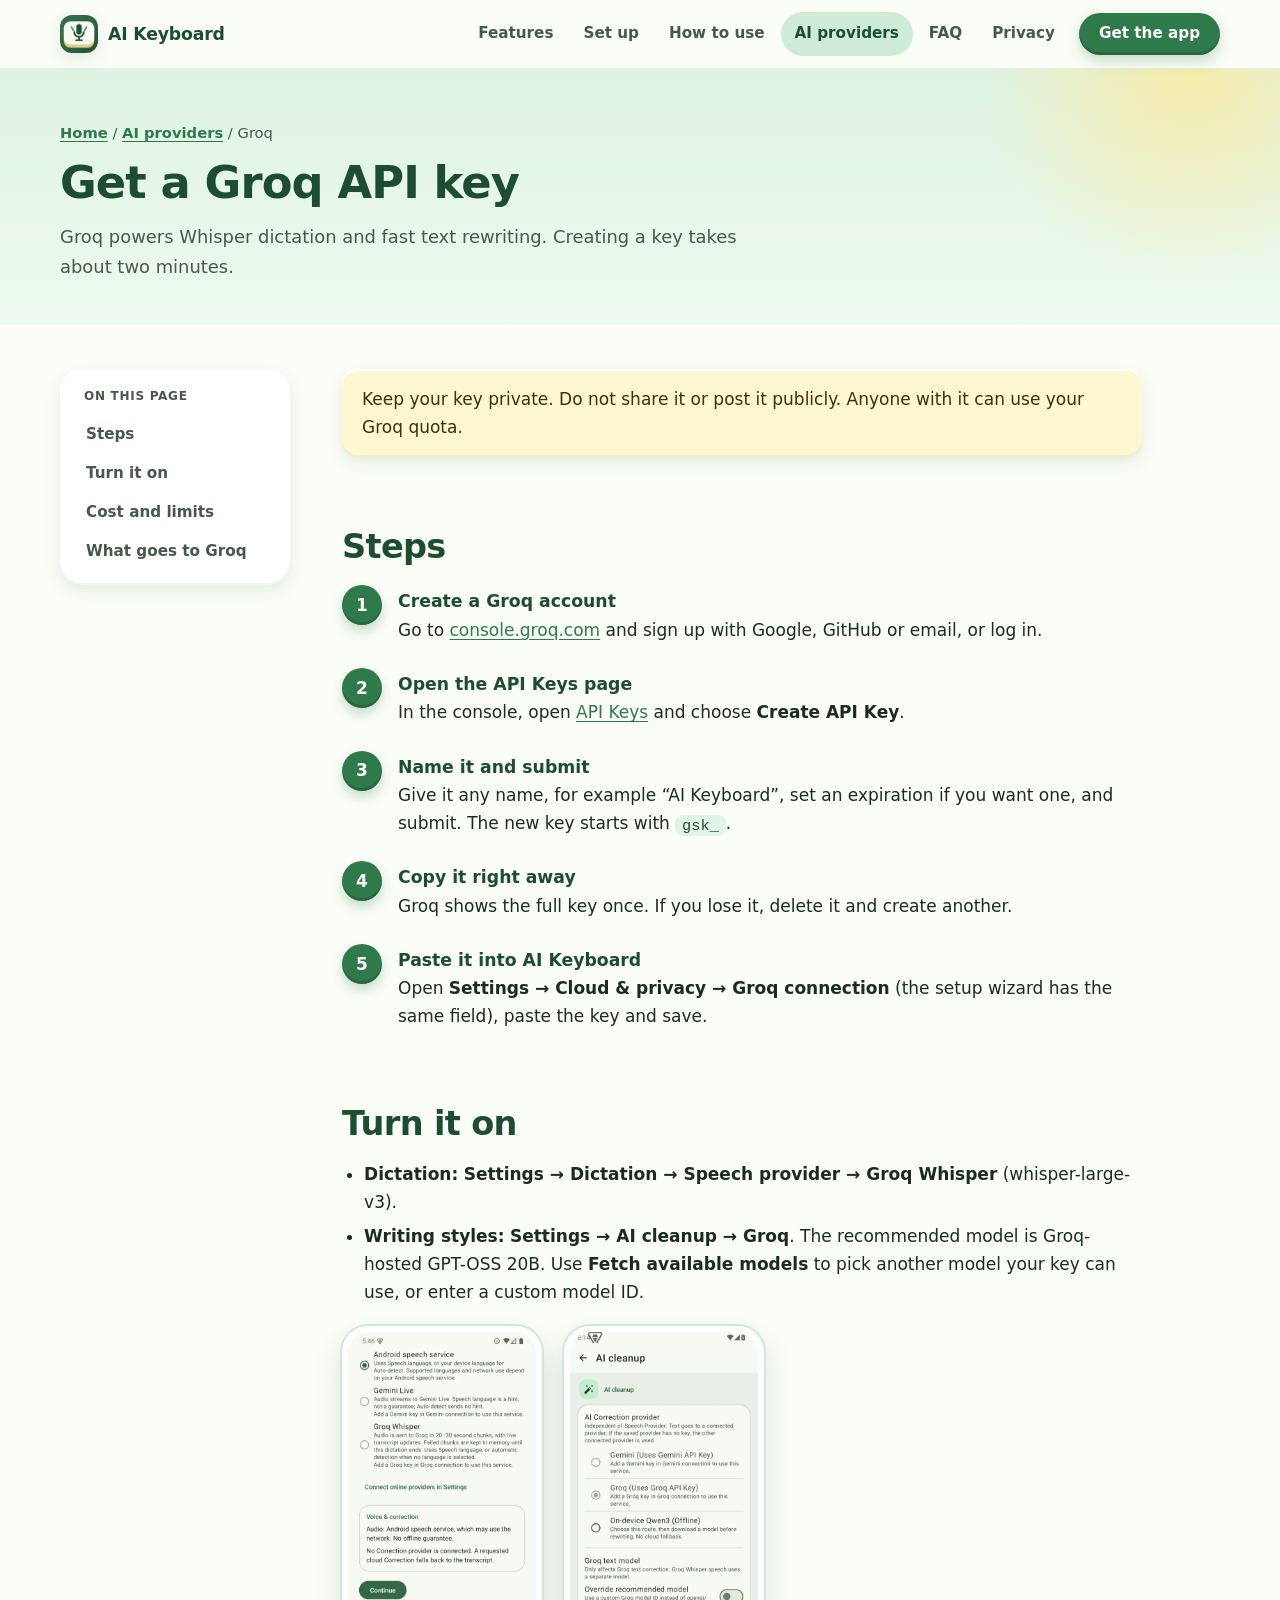
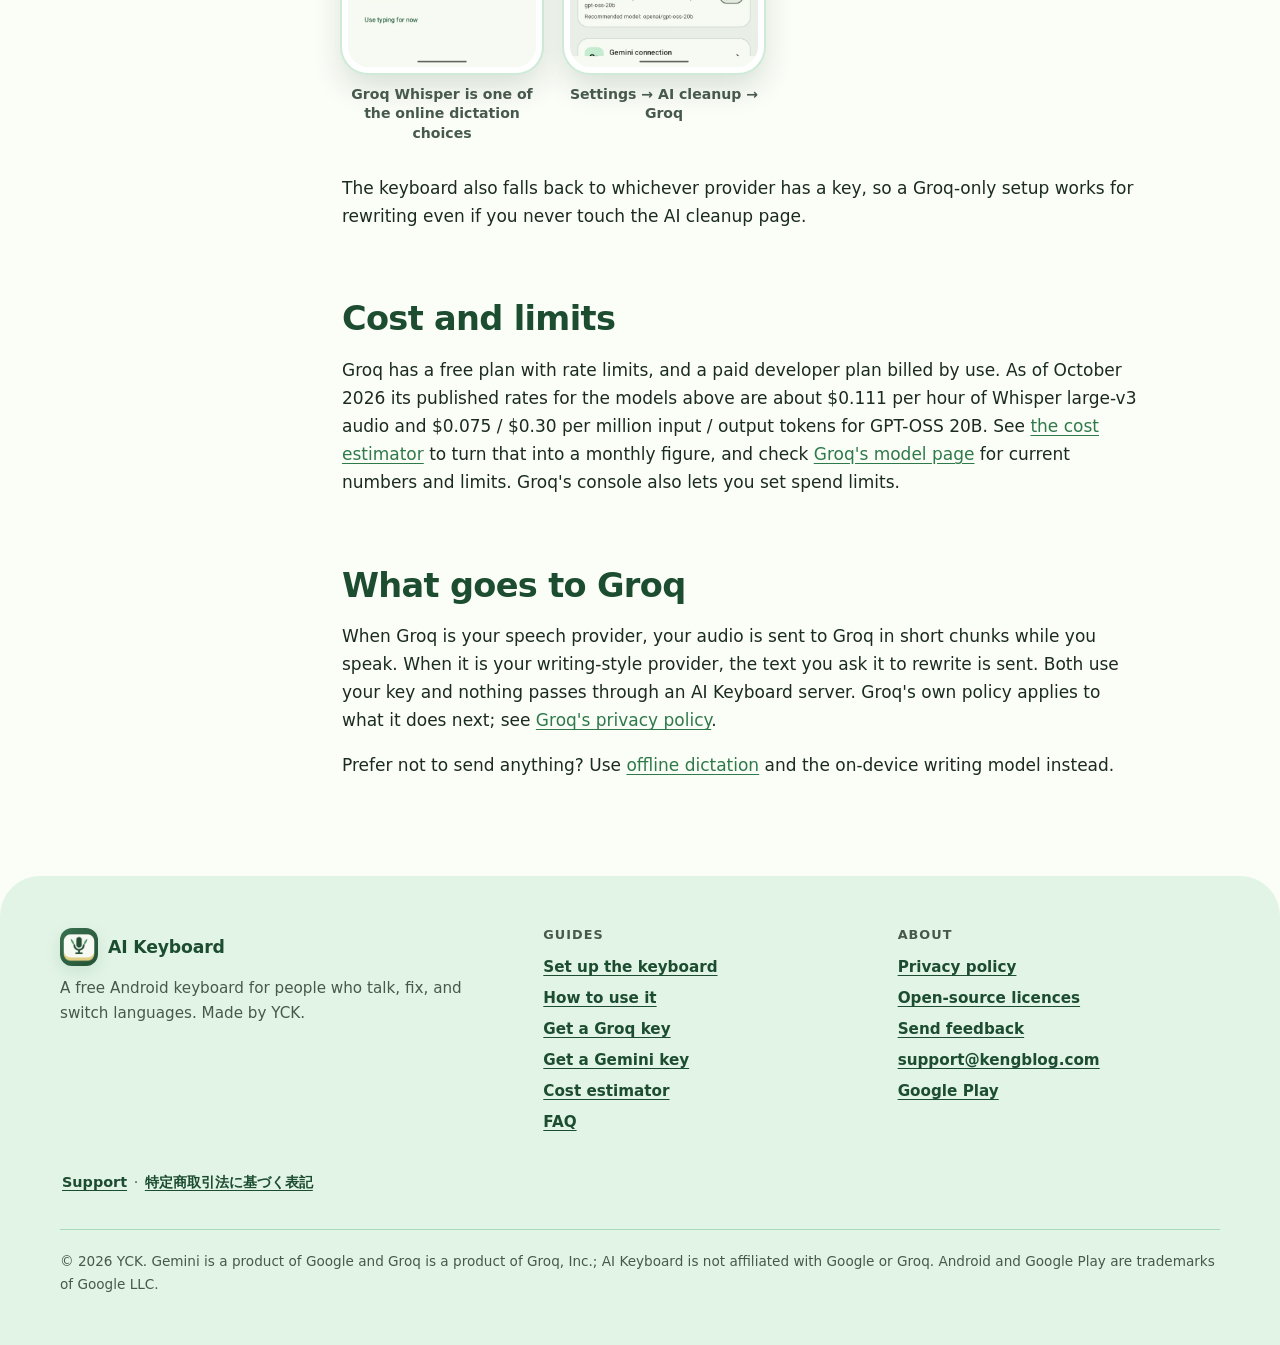
<file: groq-api-key.html>
<!doctype html>
<html lang="en">
<head>
<!-- Google tag (gtag.js) -->
<script async src="https://www.googletagmanager.com/gtag/js?id=G-QLFWNZWDSS"></script>
<script>
  window.dataLayer = window.dataLayer || [];
  function gtag(){dataLayer.push(arguments);}
  gtag('js', new Date());

  gtag('config', 'G-QLFWNZWDSS', { content_group: 'ai-keyboard' });
</script>
<script defer src="https://yck2024.github.io/oai-html/assets/analytics.js"></script>
<script>document.documentElement.classList.add('js');</script>
<meta charset="utf-8">
<meta name="viewport" content="width=device-width, initial-scale=1">
<title>Get a Groq API key — AI Keyboard</title>
<meta name="description" content="Create a free Groq API key and paste it into AI Keyboard for Whisper dictation and fast AI rewriting.">
<meta name="color-scheme" content="light dark">
<meta name="theme-color" content="#356849">
<link rel="icon" type="image/png" sizes="32x32" href="assets/img/favicon-32.png">
<link rel="apple-touch-icon" href="assets/img/apple-touch-icon.png">
<meta property="og:type" content="website">
<meta property="og:title" content="Get a Groq API key — AI Keyboard">
<meta property="og:description" content="Create a free Groq API key and paste it into AI Keyboard for Whisper dictation and fast AI rewriting.">
<meta property="og:image" content="https://yck2024.github.io/ai-keyboard/assets/img/feature-graphic.png">
<meta property="og:url" content="https://yck2024.github.io/ai-keyboard/groq-api-key.html">
<meta name="twitter:card" content="summary_large_image">
<link rel="stylesheet" href="assets/css/site.css">
</head>
<body>
<a class="skip-link" href="#main">Skip to content</a>
<header class="site-header">
  <div class="container">
    <a class="brand" href="index.html"><img src="assets/img/icon-192.png" width="36" height="36" alt="">AI Keyboard</a>
    <nav class="site-nav" aria-label="Main">
      <a href="index.html#features">Features</a> <a href="setup.html">Set up</a> <a href="usage.html">How to use</a> <a href="api-keys.html" aria-current="page">AI providers</a> <a href="faq.html">FAQ</a> <a href="privacy.html">Privacy</a> <a class="header-cta" href="https://play.google.com/store/apps/details?id=com.kengblog.aikeyboard">Get the app</a>
    </nav>
  </div>
</header>
<main id="main">
<div class="page-head"><div class="container"><p class="crumbs"><a href="index.html">Home</a> / <a href="api-keys.html">AI providers</a> / Groq</p><h1>Get a Groq API key</h1><p>Groq powers Whisper dictation and fast text rewriting. Creating a key takes about two minutes.</p></div></div>
<div class="page"><div class="container"><div class="layout">
<nav class="toc" aria-label="On this page"><strong>On this page</strong><ol><li><a href="#steps">Steps</a></li><li><a href="#use">Turn it on</a></li><li><a href="#cost">Cost and limits</a></li><li><a href="#privacy">What goes to Groq</a></li></ol></nav>
<article>

<div class="callout"><p>Keep your key private. Do not share it or post it publicly. Anyone with it can use your Groq quota.</p></div>

<h2 id="steps">Steps</h2>
<ol class="steps">
  <li><strong>Create a Groq account</strong>Go to <a href="https://console.groq.com/">console.groq.com</a> and sign up with Google, GitHub or email, or log in.</li>
  <li><strong>Open the API Keys page</strong>In the console, open <a href="https://console.groq.com/keys">API Keys</a> and choose <strong>Create API Key</strong>.</li>
  <li><strong>Name it and submit</strong>Give it any name, for example “AI Keyboard”, set an expiration if you want one, and submit. The new key starts with <code>gsk_</code>.</li>
  <li><strong>Copy it right away</strong>Groq shows the full key once. If you lose it, delete it and create another.</li>
  <li><strong>Paste it into AI Keyboard</strong>Open <strong>Settings → Cloud &amp; privacy → Groq connection</strong> (the setup wizard has the same field), paste the key and save.</li>
</ol>

<h2 id="use">Turn it on</h2>
<ul>
  <li><strong>Dictation:</strong> <strong>Settings → Dictation → Speech provider → Groq Whisper</strong> (whisper-large-v3).</li>
  <li><strong>Writing styles:</strong> <strong>Settings → AI cleanup → Groq</strong>. The recommended model is Groq-hosted GPT-OSS 20B. Use <strong>Fetch available models</strong> to pick another model your key can use, or enter a custom model ID.</li>
</ul>
<div class="shot-row"><figure class="phone"><div class="phone-frame"><img src="assets/img/screens/setup-online-providers.webp" width="540" height="960" alt="Online dictation choices including Groq Whisper in the setup walkthrough" loading="lazy" decoding="async"></div><figcaption>Groq Whisper is one of the online dictation choices</figcaption></figure><figure class="phone"><div class="phone-frame"><img src="assets/img/screens/ai-cleanup-groq.webp" width="540" height="960" alt="AI cleanup settings with Groq selected and the recommended model openai/gpt-oss-20b" loading="lazy" decoding="async"></div><figcaption>Settings → AI cleanup → Groq</figcaption></figure></div>
<p>The keyboard also falls back to whichever provider has a key, so a Groq-only setup works for rewriting even if you never touch the AI cleanup page.</p>

<h2 id="cost">Cost and limits</h2>
<p>Groq has a free plan with rate limits, and a paid developer plan billed by use. As of October 2026 its published rates for the models above are about $0.111 per hour of Whisper large-v3 audio and $0.075 / $0.30 per million input / output tokens for GPT-OSS 20B. See <a href="gemini-cost-estimator.html">the cost estimator</a> to turn that into a monthly figure, and check <a href="https://console.groq.com/docs/models">Groq's model page</a> for current numbers and limits. Groq's console also lets you set spend limits.</p>

<h2 id="privacy">What goes to Groq</h2>
<p>When Groq is your speech provider, your audio is sent to Groq in short chunks while you speak. When it is your writing-style provider, the text you ask it to rewrite is sent. Both use your key and nothing passes through an AI Keyboard server. Groq's own policy applies to what it does next; see <a href="https://groq.com/privacy-policy">Groq's privacy policy</a>.</p>
<p>Prefer not to send anything? Use <a href="usage.html#dictation">offline dictation</a> and the on-device writing model instead.</p>

</article>
</div></div></div>
</main>
<footer class="site-footer">
  <div class="container">
    <div class="cols">
      <div>
        <a class="brand" href="index.html"><img src="assets/img/icon-192.png" width="36" height="36" alt="">AI Keyboard</a>
        <p>A free Android keyboard for people who talk, fix, and switch languages. Made by YCK.</p>
      </div>
      <div>
        <h2>Guides</h2>
        <ul>
          <li><a href="setup.html">Set up the keyboard</a></li>
          <li><a href="usage.html">How to use it</a></li>
          <li><a href="groq-api-key.html">Get a Groq key</a></li>
          <li><a href="gemini-api-key.html">Get a Gemini key</a></li>
          <li><a href="gemini-cost-estimator.html">Cost estimator</a></li>
          <li><a href="faq.html">FAQ</a></li>
        </ul>
      </div>
      <div>
        <h2>About</h2>
        <ul>
          <li><a href="privacy.html">Privacy policy</a></li>
          <li><a href="licenses.html">Open-source licences</a></li>
          <li><a href="https://forms.gle/EVX64Rimp2fQsJxh8">Send feedback</a></li>
          <li><a href="mailto:support@kengblog.com">support@kengblog.com</a></li>
          <li><a href="https://play.google.com/store/apps/details?id=com.kengblog.aikeyboard">Google Play</a></li>
        </ul>
      </div>
    </div>
    <p class="fine-links"><a href="https://ko-fi.com/kengblog" target="_blank" rel="noopener">Support</a> <span aria-hidden="true">·</span> <a href="https://kengblog.com/tokushoho" target="_blank" rel="noopener" lang="ja">特定商取引法に基づく表記</a></p>
    <p class="fine">&copy; 2026 YCK. Gemini is a product of Google and Groq is a product of Groq, Inc.; AI Keyboard is not affiliated with Google or Groq. Android and Google Play are trademarks of Google LLC.</p>
  </div>
</footer>
<script src="assets/js/site.js" defer></script>
</body>
</html>
</file>
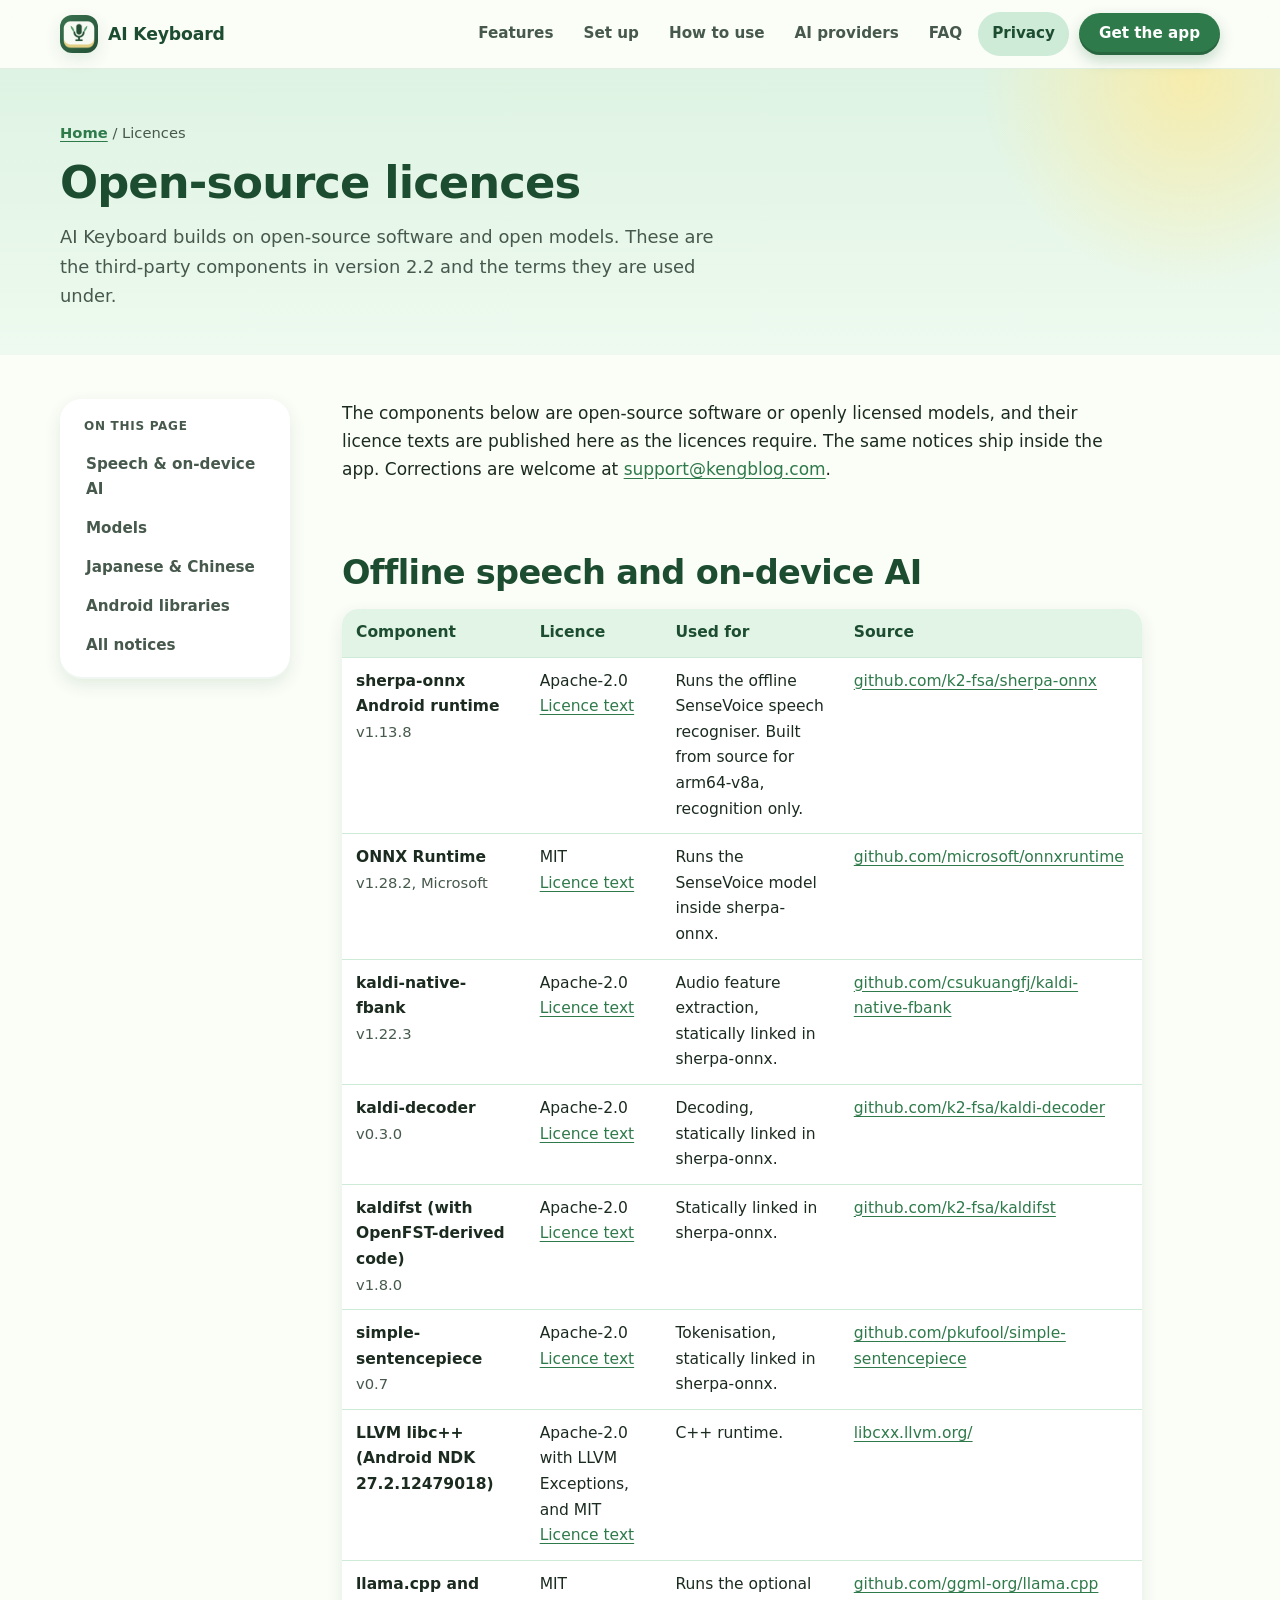
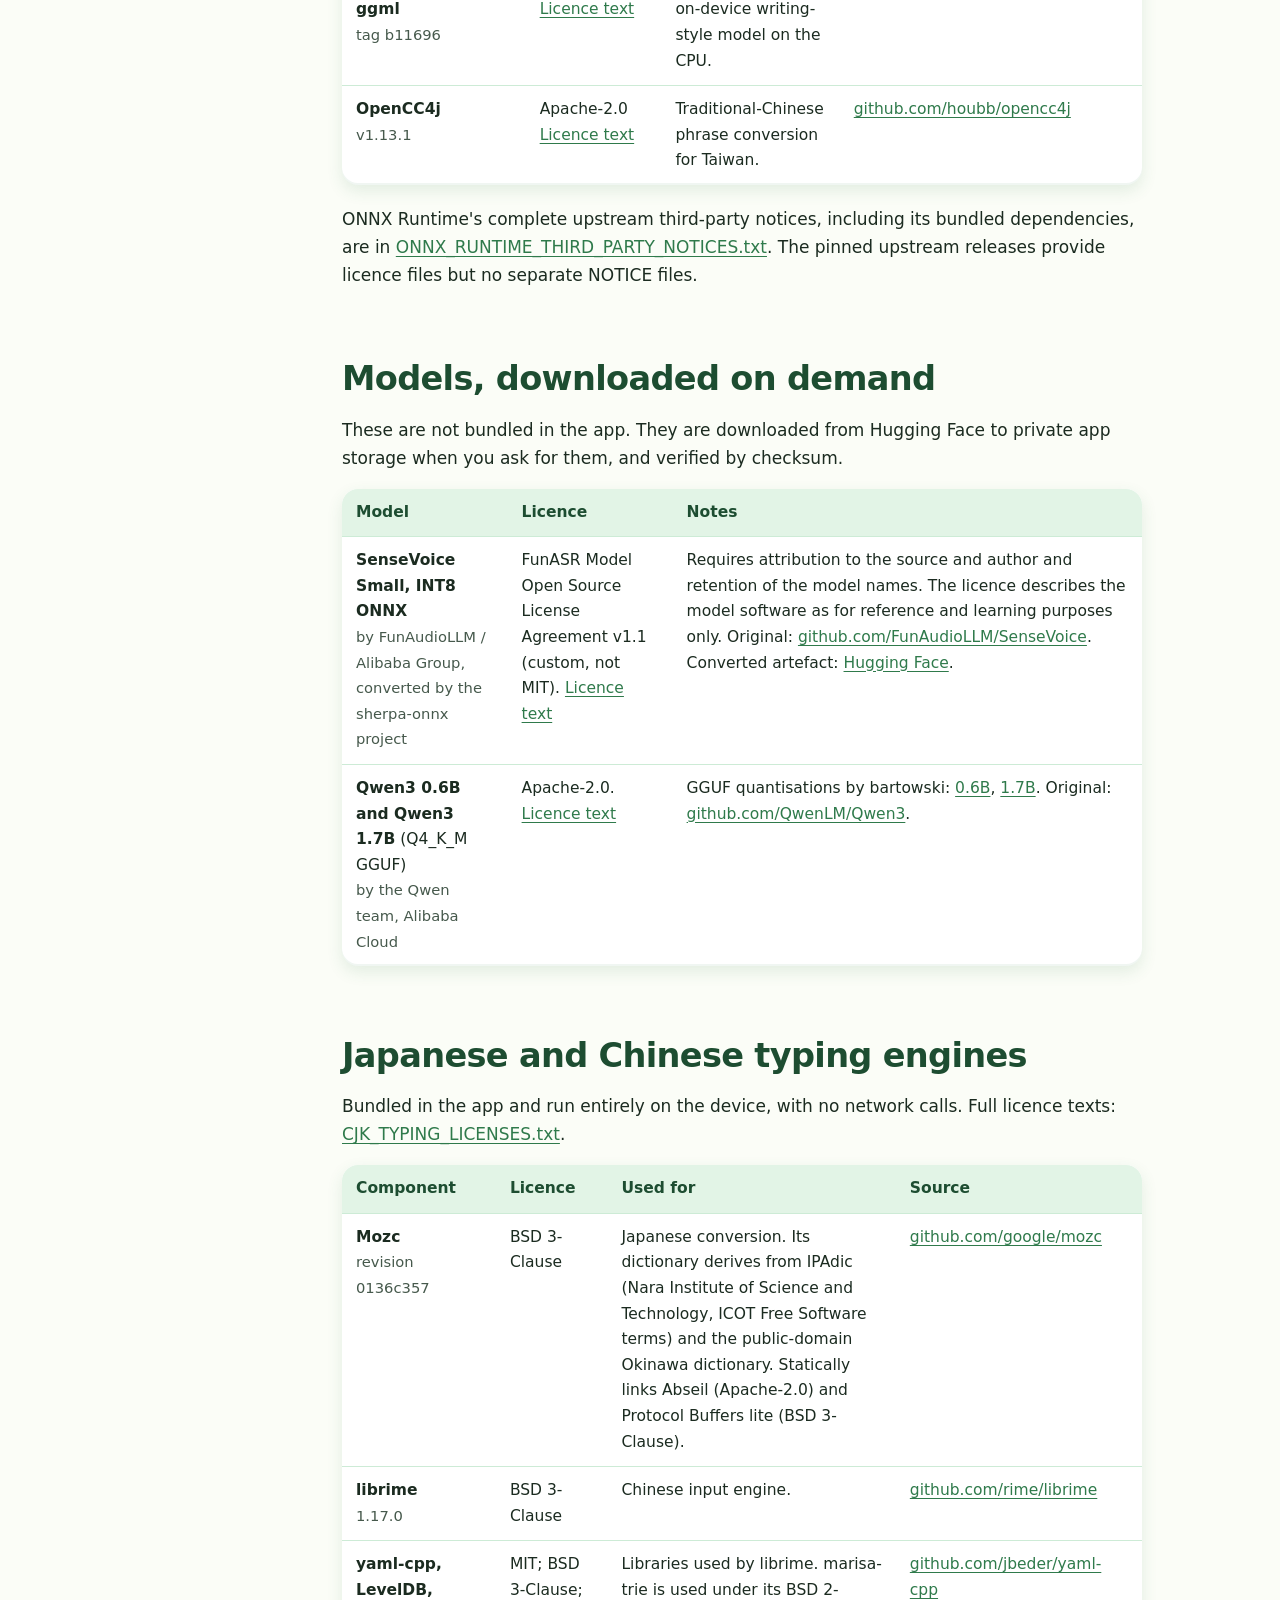
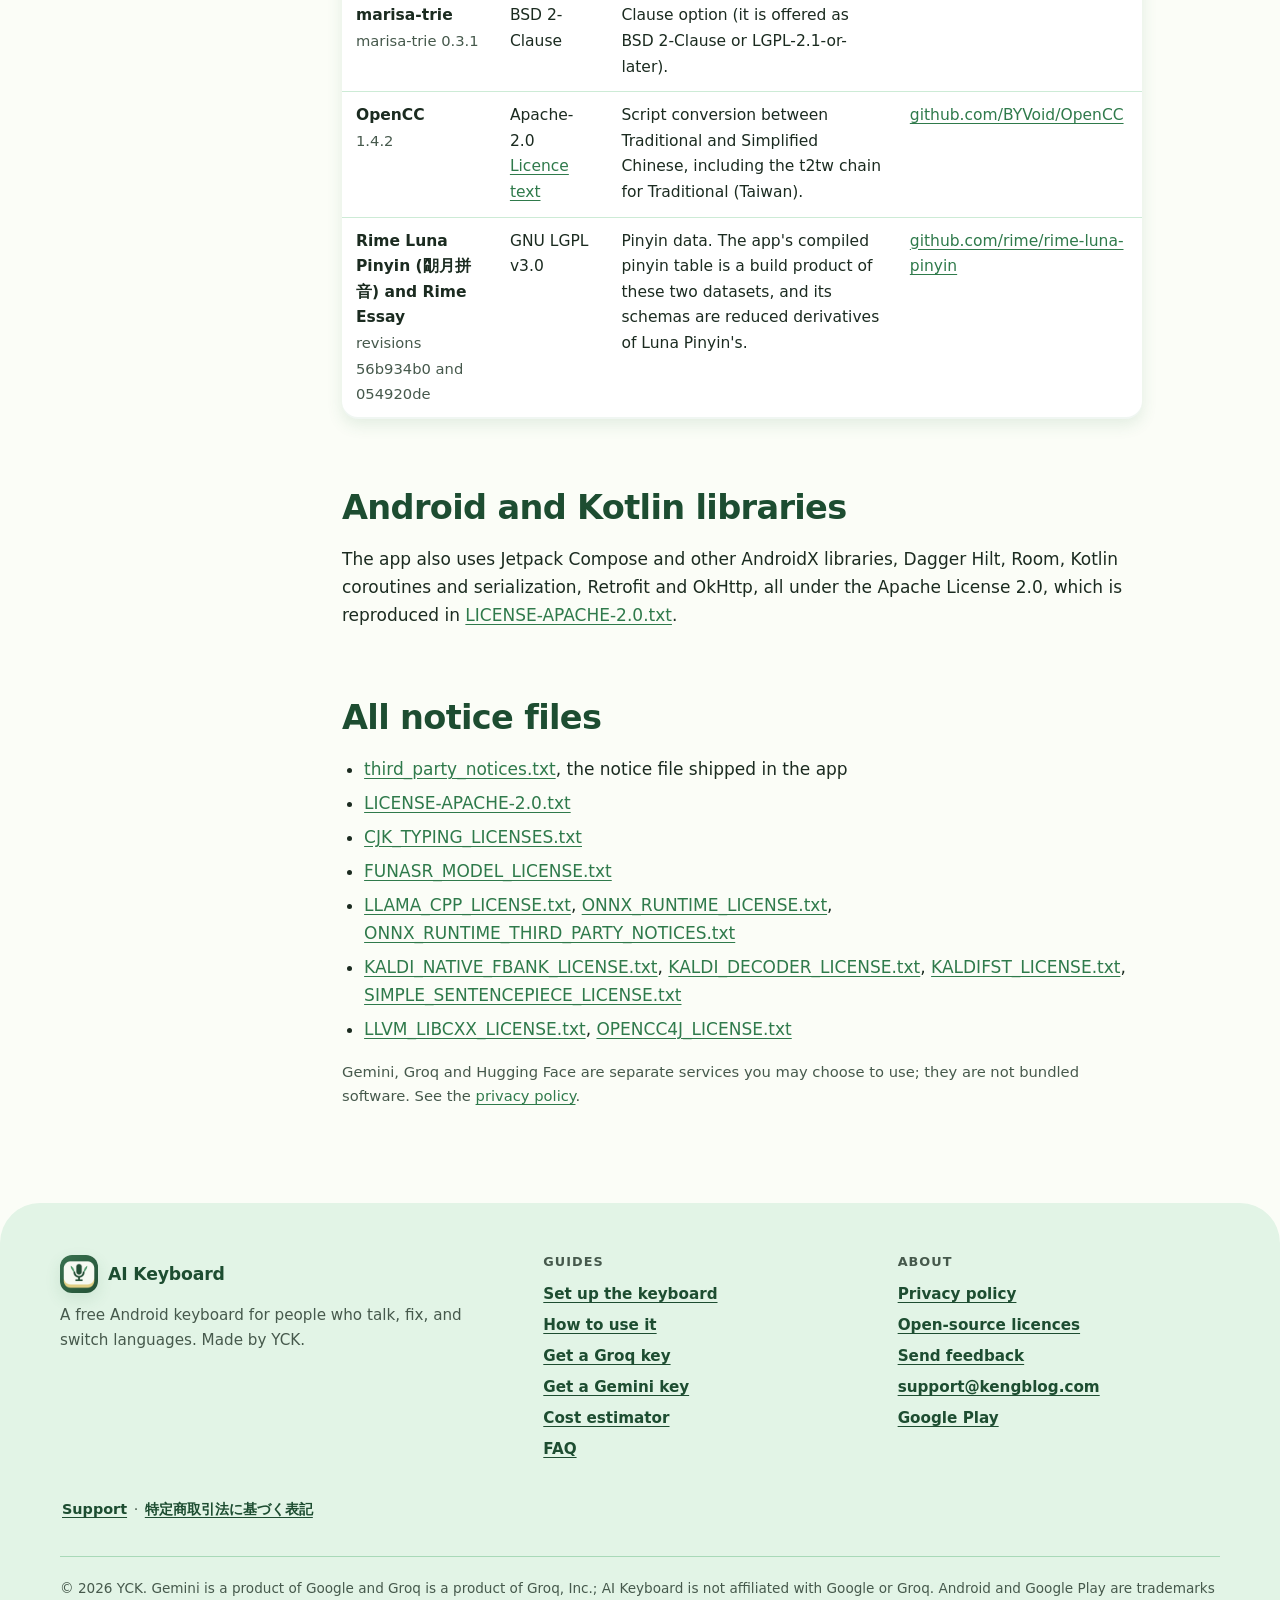
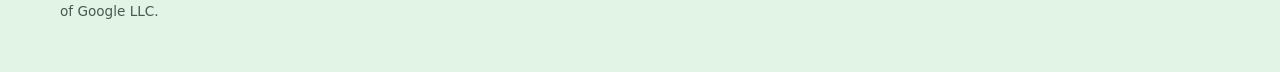
<file: licenses.html>
<!doctype html>
<html lang="en">
<head>
<!-- Google tag (gtag.js) -->
<script async src="https://www.googletagmanager.com/gtag/js?id=G-QLFWNZWDSS"></script>
<script>
  window.dataLayer = window.dataLayer || [];
  function gtag(){dataLayer.push(arguments);}
  gtag('js', new Date());

  gtag('config', 'G-QLFWNZWDSS', { content_group: 'ai-keyboard' });
</script>
<script defer src="https://yck2024.github.io/oai-html/assets/analytics.js"></script>
<script>document.documentElement.classList.add('js');</script>
<meta charset="utf-8">
<meta name="viewport" content="width=device-width, initial-scale=1">
<title>Open-source licences — AI Keyboard</title>
<meta name="description" content="Third-party open-source components, models and licence texts used by AI Keyboard 2.2.">
<meta name="color-scheme" content="light dark">
<meta name="theme-color" content="#356849">
<link rel="icon" type="image/png" sizes="32x32" href="assets/img/favicon-32.png">
<link rel="apple-touch-icon" href="assets/img/apple-touch-icon.png">
<meta property="og:type" content="website">
<meta property="og:title" content="Open-source licences — AI Keyboard">
<meta property="og:description" content="Third-party open-source components, models and licence texts used by AI Keyboard 2.2.">
<meta property="og:image" content="https://yck2024.github.io/ai-keyboard/assets/img/feature-graphic.png">
<meta property="og:url" content="https://yck2024.github.io/ai-keyboard/licenses.html">
<meta name="twitter:card" content="summary_large_image">
<link rel="stylesheet" href="assets/css/site.css">
</head>
<body>
<a class="skip-link" href="#main">Skip to content</a>
<header class="site-header">
  <div class="container">
    <a class="brand" href="index.html"><img src="assets/img/icon-192.png" width="36" height="36" alt="">AI Keyboard</a>
    <nav class="site-nav" aria-label="Main">
      <a href="index.html#features">Features</a> <a href="setup.html">Set up</a> <a href="usage.html">How to use</a> <a href="api-keys.html">AI providers</a> <a href="faq.html">FAQ</a> <a href="privacy.html" aria-current="page">Privacy</a> <a class="header-cta" href="https://play.google.com/store/apps/details?id=com.kengblog.aikeyboard">Get the app</a>
    </nav>
  </div>
</header>
<main id="main">
<div class="page-head"><div class="container"><p class="crumbs"><a href="index.html">Home</a> / Licences</p><h1>Open-source licences</h1><p>AI Keyboard builds on open-source software and open models. These are the third-party components in version 2.2 and the terms they are used under.</p></div></div>
<div class="page"><div class="container"><div class="layout">
<nav class="toc" aria-label="On this page"><strong>On this page</strong><ol><li><a href="#speech">Speech &amp; on-device AI</a></li><li><a href="#models">Models</a></li><li><a href="#cjk">Japanese &amp; Chinese</a></li><li><a href="#android">Android libraries</a></li><li><a href="#all">All notices</a></li></ol></nav>
<article>

<p>The components below are open-source software or openly licensed models, and their licence texts are published here as the licences require. The same notices ship inside the app. Corrections are welcome at <a href="mailto:support@kengblog.com">support@kengblog.com</a>.</p>

<h2 id="speech">Offline speech and on-device AI</h2>
<div class="table-wrap"><table>
<thead><tr><th>Component</th><th>Licence</th><th>Used for</th><th>Source</th></tr></thead>
<tbody><tr><td><strong>sherpa-onnx Android runtime</strong><br><span class="meta">v1.13.8</span></td><td>Apache-2.0<br><a href="licenses/LICENSE-APACHE-2.0.txt">Licence text</a></td><td>Runs the offline SenseVoice speech recogniser. Built from source for arm64-v8a, recognition only.</td><td><a href="https://github.com/k2-fsa/sherpa-onnx">github.com/k2-fsa/sherpa-onnx</a></td></tr><tr><td><strong>ONNX Runtime</strong><br><span class="meta">v1.28.2, Microsoft</span></td><td>MIT<br><a href="licenses/ONNX_RUNTIME_LICENSE.txt">Licence text</a></td><td>Runs the SenseVoice model inside sherpa-onnx.</td><td><a href="https://github.com/microsoft/onnxruntime">github.com/microsoft/onnxruntime</a></td></tr><tr><td><strong>kaldi-native-fbank</strong><br><span class="meta">v1.22.3</span></td><td>Apache-2.0<br><a href="licenses/KALDI_NATIVE_FBANK_LICENSE.txt">Licence text</a></td><td>Audio feature extraction, statically linked in sherpa-onnx.</td><td><a href="https://github.com/csukuangfj/kaldi-native-fbank">github.com/csukuangfj/kaldi-native-fbank</a></td></tr><tr><td><strong>kaldi-decoder</strong><br><span class="meta">v0.3.0</span></td><td>Apache-2.0<br><a href="licenses/KALDI_DECODER_LICENSE.txt">Licence text</a></td><td>Decoding, statically linked in sherpa-onnx.</td><td><a href="https://github.com/k2-fsa/kaldi-decoder">github.com/k2-fsa/kaldi-decoder</a></td></tr><tr><td><strong>kaldifst (with OpenFST-derived code)</strong><br><span class="meta">v1.8.0</span></td><td>Apache-2.0<br><a href="licenses/KALDIFST_LICENSE.txt">Licence text</a></td><td>Statically linked in sherpa-onnx.</td><td><a href="https://github.com/k2-fsa/kaldifst">github.com/k2-fsa/kaldifst</a></td></tr><tr><td><strong>simple-sentencepiece</strong><br><span class="meta">v0.7</span></td><td>Apache-2.0<br><a href="licenses/SIMPLE_SENTENCEPIECE_LICENSE.txt">Licence text</a></td><td>Tokenisation, statically linked in sherpa-onnx.</td><td><a href="https://github.com/pkufool/simple-sentencepiece">github.com/pkufool/simple-sentencepiece</a></td></tr><tr><td><strong>LLVM libc++ (Android NDK 27.2.12479018)</strong><br><span class="meta"></span></td><td>Apache-2.0 with LLVM Exceptions, and MIT<br><a href="licenses/LLVM_LIBCXX_LICENSE.txt">Licence text</a></td><td>C++ runtime.</td><td><a href="https://libcxx.llvm.org/">libcxx.llvm.org/</a></td></tr><tr><td><strong>llama.cpp and ggml</strong><br><span class="meta">tag b11696</span></td><td>MIT<br><a href="licenses/LLAMA_CPP_LICENSE.txt">Licence text</a></td><td>Runs the optional on-device writing-style model on the CPU.</td><td><a href="https://github.com/ggml-org/llama.cpp">github.com/ggml-org/llama.cpp</a></td></tr><tr><td><strong>OpenCC4j</strong><br><span class="meta">v1.13.1</span></td><td>Apache-2.0<br><a href="licenses/OPENCC4J_LICENSE.txt">Licence text</a></td><td>Traditional-Chinese phrase conversion for Taiwan.</td><td><a href="https://github.com/houbb/opencc4j">github.com/houbb/opencc4j</a></td></tr></tbody></table></div>
<p>ONNX Runtime's complete upstream third-party notices, including its bundled dependencies, are in <a href="licenses/ONNX_RUNTIME_THIRD_PARTY_NOTICES.txt">ONNX_RUNTIME_THIRD_PARTY_NOTICES.txt</a>. The pinned upstream releases provide licence files but no separate NOTICE files.</p>

<h2 id="models">Models, downloaded on demand</h2>
<p>These are not bundled in the app. They are downloaded from Hugging Face to private app storage when you ask for them, and verified by checksum.</p>
<div class="table-wrap"><table>
<thead><tr><th>Model</th><th>Licence</th><th>Notes</th></tr></thead>
<tbody>
<tr><td><strong>SenseVoice Small, INT8 ONNX</strong><br><span class="meta">by FunAudioLLM / Alibaba Group, converted by the sherpa-onnx project</span></td><td>FunASR Model Open Source License Agreement v1.1 (custom, not MIT). <a href="licenses/FUNASR_MODEL_LICENSE.txt">Licence text</a></td><td>Requires attribution to the source and author and retention of the model names. The licence describes the model software as for reference and learning purposes only. Original: <a href="https://github.com/FunAudioLLM/SenseVoice">github.com/FunAudioLLM/SenseVoice</a>. Converted artefact: <a href="https://huggingface.co/csukuangfj/sherpa-onnx-sense-voice-zh-en-ja-ko-yue-2024-07-17">Hugging Face</a>.</td></tr>
<tr><td><strong>Qwen3 0.6B and Qwen3 1.7B</strong> (Q4_K_M GGUF)<br><span class="meta">by the Qwen team, Alibaba Cloud</span></td><td>Apache-2.0. <a href="licenses/LICENSE-APACHE-2.0.txt">Licence text</a></td><td>GGUF quantisations by bartowski: <a href="https://huggingface.co/bartowski/Qwen_Qwen3-0.6B-GGUF">0.6B</a>, <a href="https://huggingface.co/bartowski/Qwen_Qwen3-1.7B-GGUF">1.7B</a>. Original: <a href="https://github.com/QwenLM/Qwen3">github.com/QwenLM/Qwen3</a>.</td></tr>
</tbody></table></div>

<h2 id="cjk">Japanese and Chinese typing engines</h2>
<p>Bundled in the app and run entirely on the device, with no network calls. Full licence texts: <a href="licenses/CJK_TYPING_LICENSES.txt">CJK_TYPING_LICENSES.txt</a>.</p>
<div class="table-wrap"><table>
<thead><tr><th>Component</th><th>Licence</th><th>Used for</th><th>Source</th></tr></thead>
<tbody><tr><td><strong>Mozc</strong><br><span class="meta">revision 0136c357</span></td><td>BSD 3-Clause</td><td>Japanese conversion. Its dictionary derives from IPAdic (Nara Institute of Science and Technology, ICOT Free Software terms) and the public-domain Okinawa dictionary. Statically links Abseil (Apache-2.0) and Protocol Buffers lite (BSD 3-Clause).</td><td><a href="https://github.com/google/mozc">github.com/google/mozc</a></td></tr><tr><td><strong>librime</strong><br><span class="meta">1.17.0</span></td><td>BSD 3-Clause</td><td>Chinese input engine.</td><td><a href="https://github.com/rime/librime">github.com/rime/librime</a></td></tr><tr><td><strong>yaml-cpp, LevelDB, marisa-trie</strong><br><span class="meta">marisa-trie 0.3.1</span></td><td>MIT; BSD 3-Clause; BSD 2-Clause</td><td>Libraries used by librime. marisa-trie is used under its BSD 2-Clause option (it is offered as BSD 2-Clause or LGPL-2.1-or-later).</td><td><a href="https://github.com/jbeder/yaml-cpp">github.com/jbeder/yaml-cpp</a></td></tr><tr><td><strong>OpenCC</strong><br><span class="meta">1.4.2</span></td><td>Apache-2.0<br><a href="licenses/LICENSE-APACHE-2.0.txt">Licence text</a></td><td>Script conversion between Traditional and Simplified Chinese, including the t2tw chain for Traditional (Taiwan).</td><td><a href="https://github.com/BYVoid/OpenCC">github.com/BYVoid/OpenCC</a></td></tr><tr><td><strong>Rime Luna Pinyin (朙月拼音) and Rime Essay</strong><br><span class="meta">revisions 56b934b0 and 054920de</span></td><td>GNU LGPL v3.0</td><td>Pinyin data. The app's compiled pinyin table is a build product of these two datasets, and its schemas are reduced derivatives of Luna Pinyin's.</td><td><a href="https://github.com/rime/rime-luna-pinyin">github.com/rime/rime-luna-pinyin</a></td></tr></tbody></table></div>

<h2 id="android">Android and Kotlin libraries</h2>
<p>The app also uses Jetpack Compose and other AndroidX libraries, Dagger Hilt, Room, Kotlin coroutines and serialization, Retrofit and OkHttp, all under the Apache License 2.0, which is reproduced in <a href="licenses/LICENSE-APACHE-2.0.txt">LICENSE-APACHE-2.0.txt</a>.</p>

<h2 id="all">All notice files</h2>
<ul>
  <li><a href="licenses/third_party_notices.txt">third_party_notices.txt</a>, the notice file shipped in the app</li>
  <li><a href="licenses/LICENSE-APACHE-2.0.txt">LICENSE-APACHE-2.0.txt</a></li>
  <li><a href="licenses/CJK_TYPING_LICENSES.txt">CJK_TYPING_LICENSES.txt</a></li>
  <li><a href="licenses/FUNASR_MODEL_LICENSE.txt">FUNASR_MODEL_LICENSE.txt</a></li>
  <li><a href="licenses/LLAMA_CPP_LICENSE.txt">LLAMA_CPP_LICENSE.txt</a>, <a href="licenses/ONNX_RUNTIME_LICENSE.txt">ONNX_RUNTIME_LICENSE.txt</a>, <a href="licenses/ONNX_RUNTIME_THIRD_PARTY_NOTICES.txt">ONNX_RUNTIME_THIRD_PARTY_NOTICES.txt</a></li>
  <li><a href="licenses/KALDI_NATIVE_FBANK_LICENSE.txt">KALDI_NATIVE_FBANK_LICENSE.txt</a>, <a href="licenses/KALDI_DECODER_LICENSE.txt">KALDI_DECODER_LICENSE.txt</a>, <a href="licenses/KALDIFST_LICENSE.txt">KALDIFST_LICENSE.txt</a>, <a href="licenses/SIMPLE_SENTENCEPIECE_LICENSE.txt">SIMPLE_SENTENCEPIECE_LICENSE.txt</a></li>
  <li><a href="licenses/LLVM_LIBCXX_LICENSE.txt">LLVM_LIBCXX_LICENSE.txt</a>, <a href="licenses/OPENCC4J_LICENSE.txt">OPENCC4J_LICENSE.txt</a></li>
</ul>
<p class="meta">Gemini, Groq and Hugging Face are separate services you may choose to use; they are not bundled software. See the <a href="privacy.html">privacy policy</a>.</p>

</article>
</div></div></div>
</main>
<footer class="site-footer">
  <div class="container">
    <div class="cols">
      <div>
        <a class="brand" href="index.html"><img src="assets/img/icon-192.png" width="36" height="36" alt="">AI Keyboard</a>
        <p>A free Android keyboard for people who talk, fix, and switch languages. Made by YCK.</p>
      </div>
      <div>
        <h2>Guides</h2>
        <ul>
          <li><a href="setup.html">Set up the keyboard</a></li>
          <li><a href="usage.html">How to use it</a></li>
          <li><a href="groq-api-key.html">Get a Groq key</a></li>
          <li><a href="gemini-api-key.html">Get a Gemini key</a></li>
          <li><a href="gemini-cost-estimator.html">Cost estimator</a></li>
          <li><a href="faq.html">FAQ</a></li>
        </ul>
      </div>
      <div>
        <h2>About</h2>
        <ul>
          <li><a href="privacy.html">Privacy policy</a></li>
          <li><a href="licenses.html">Open-source licences</a></li>
          <li><a href="https://forms.gle/EVX64Rimp2fQsJxh8">Send feedback</a></li>
          <li><a href="mailto:support@kengblog.com">support@kengblog.com</a></li>
          <li><a href="https://play.google.com/store/apps/details?id=com.kengblog.aikeyboard">Google Play</a></li>
        </ul>
      </div>
    </div>
    <p class="fine-links"><a href="https://ko-fi.com/kengblog" target="_blank" rel="noopener">Support</a> <span aria-hidden="true">·</span> <a href="https://kengblog.com/tokushoho" target="_blank" rel="noopener" lang="ja">特定商取引法に基づく表記</a></p>
    <p class="fine">&copy; 2026 YCK. Gemini is a product of Google and Groq is a product of Groq, Inc.; AI Keyboard is not affiliated with Google or Groq. Android and Google Play are trademarks of Google LLC.</p>
  </div>
</footer>
<script src="assets/js/site.js" defer></script>
</body>
</html>
</file>
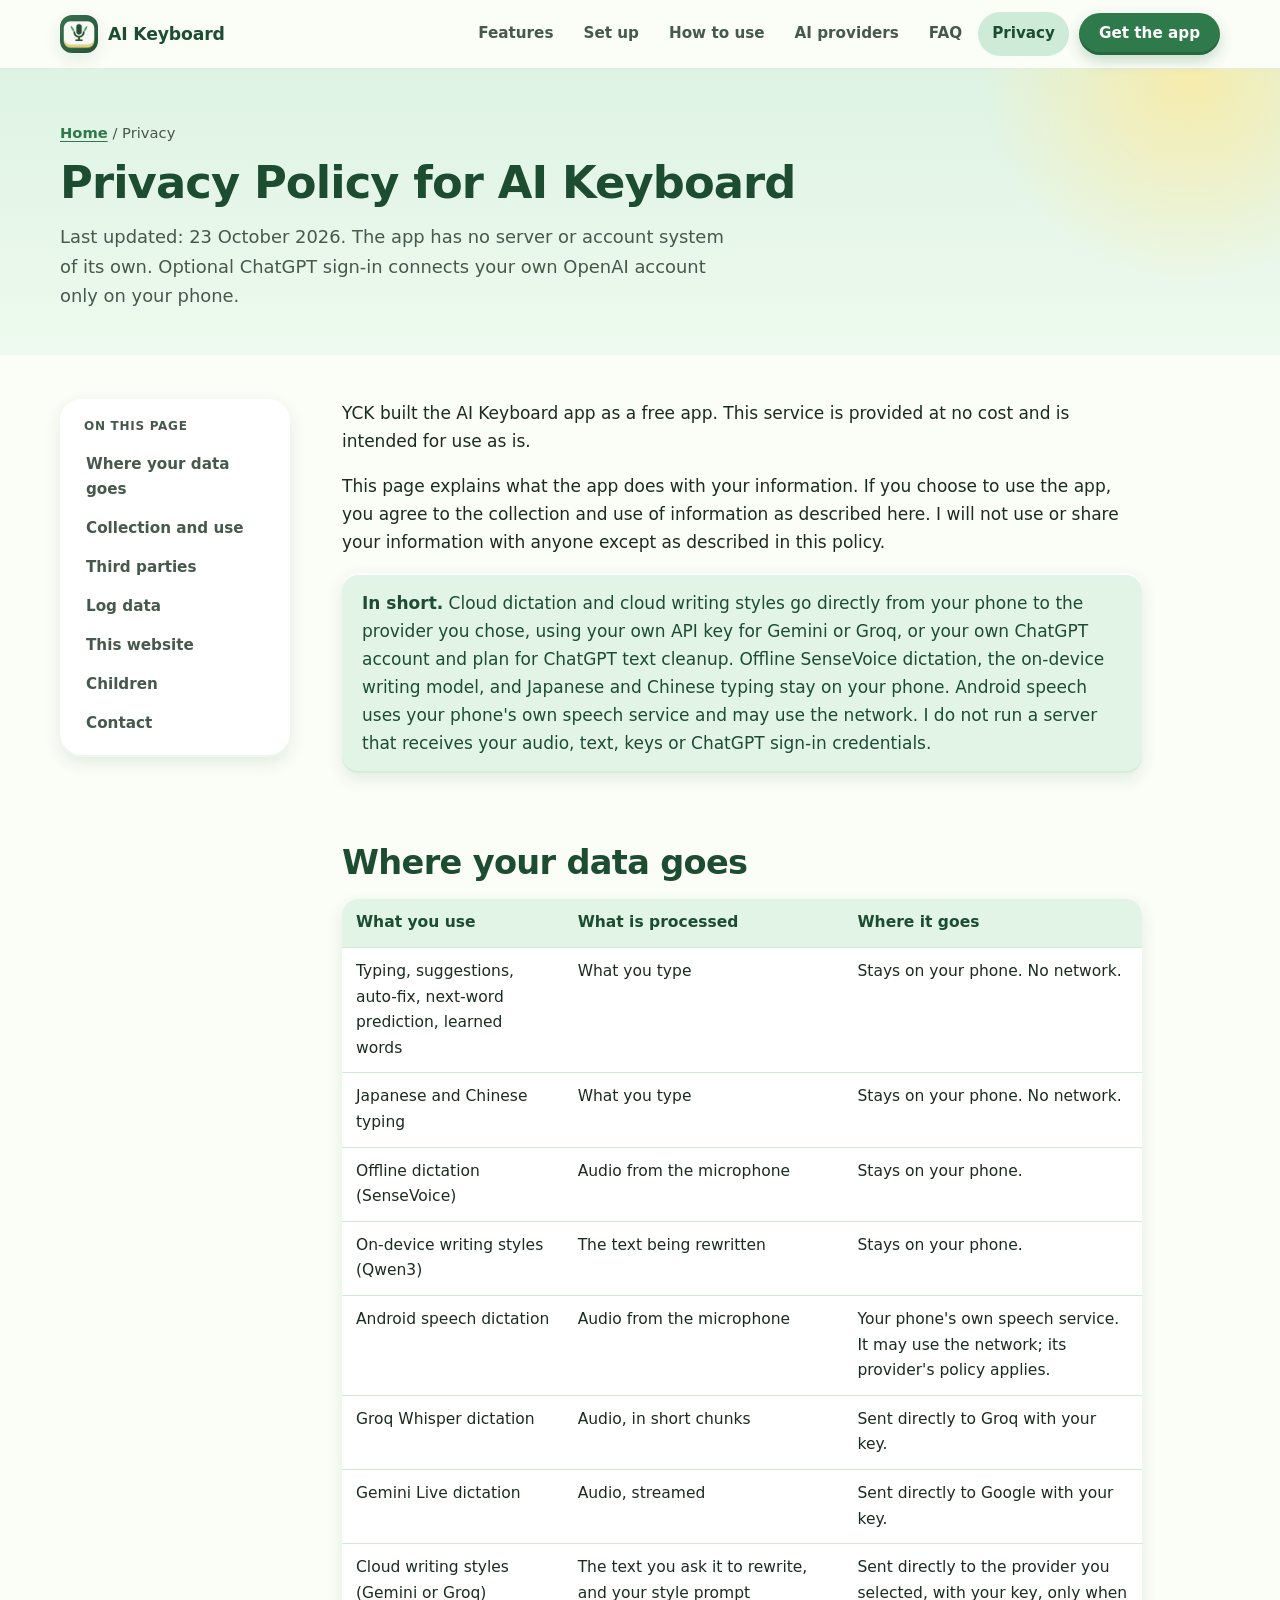
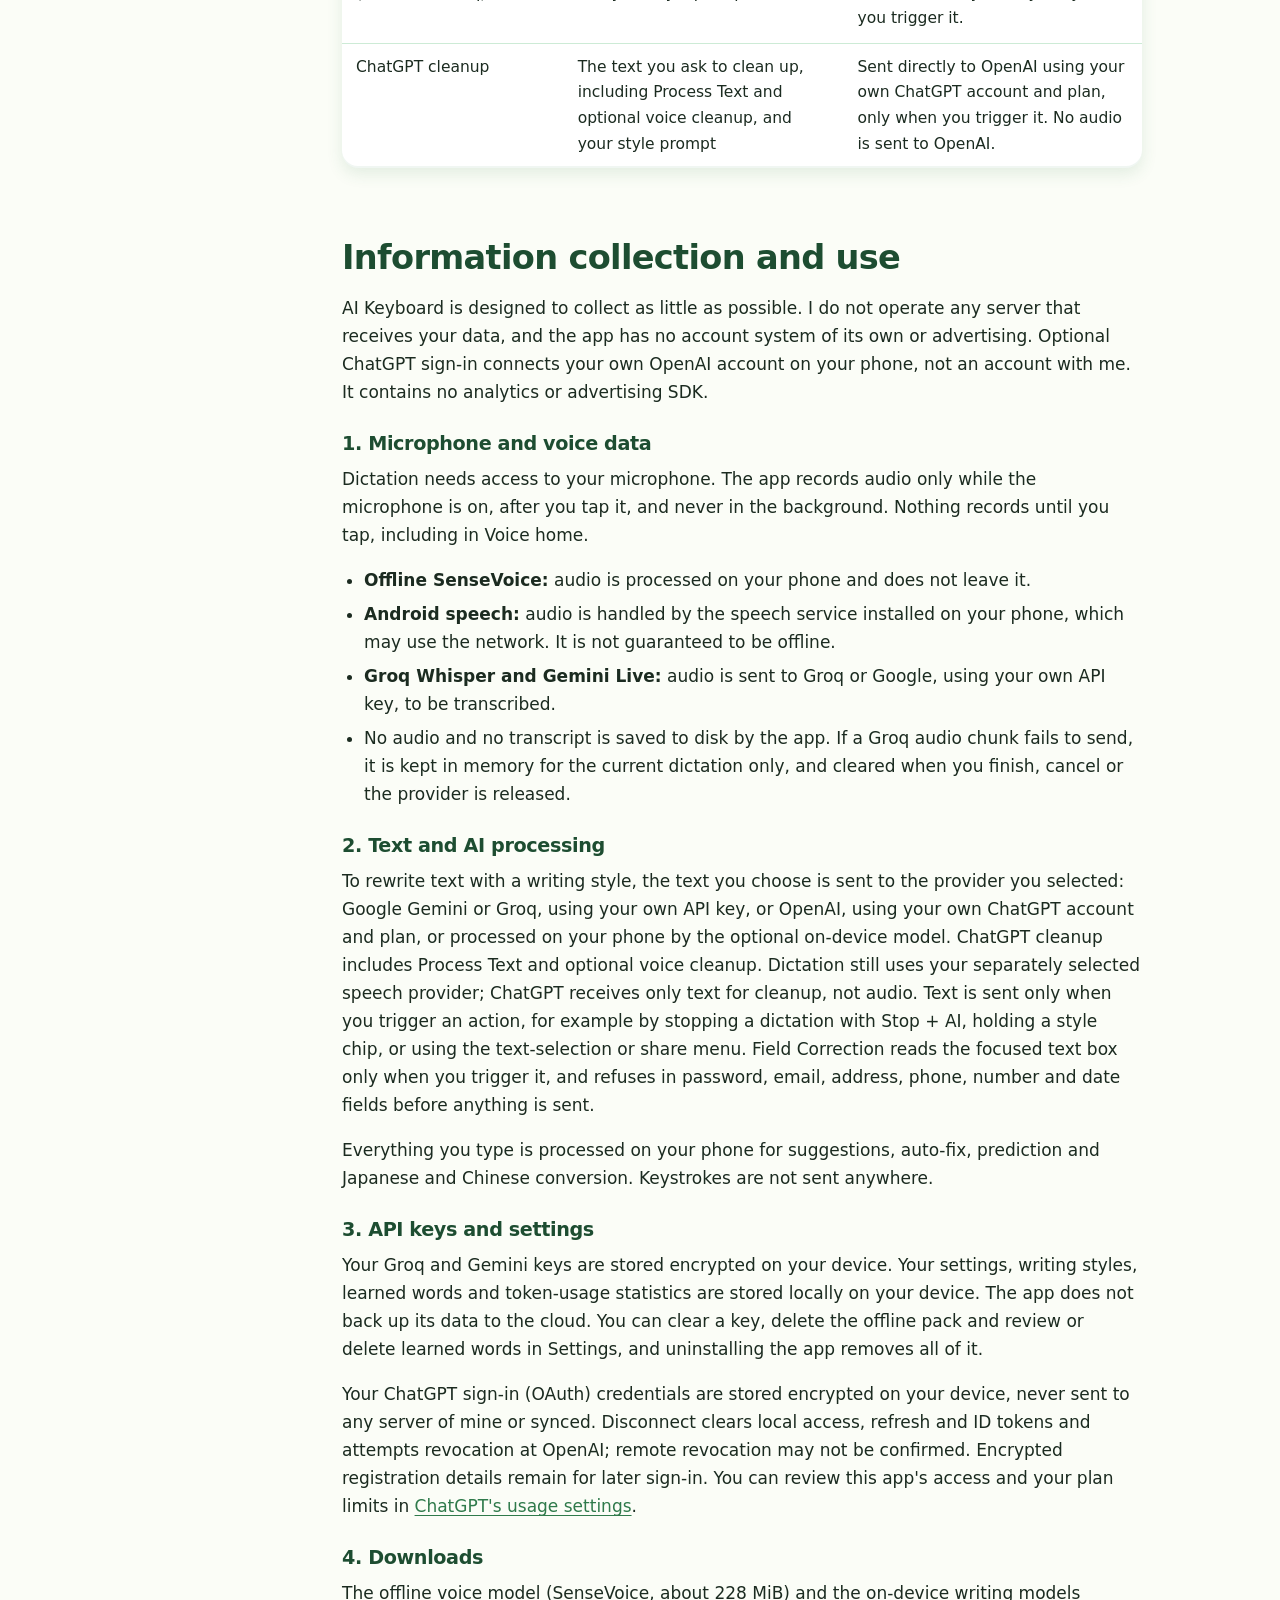
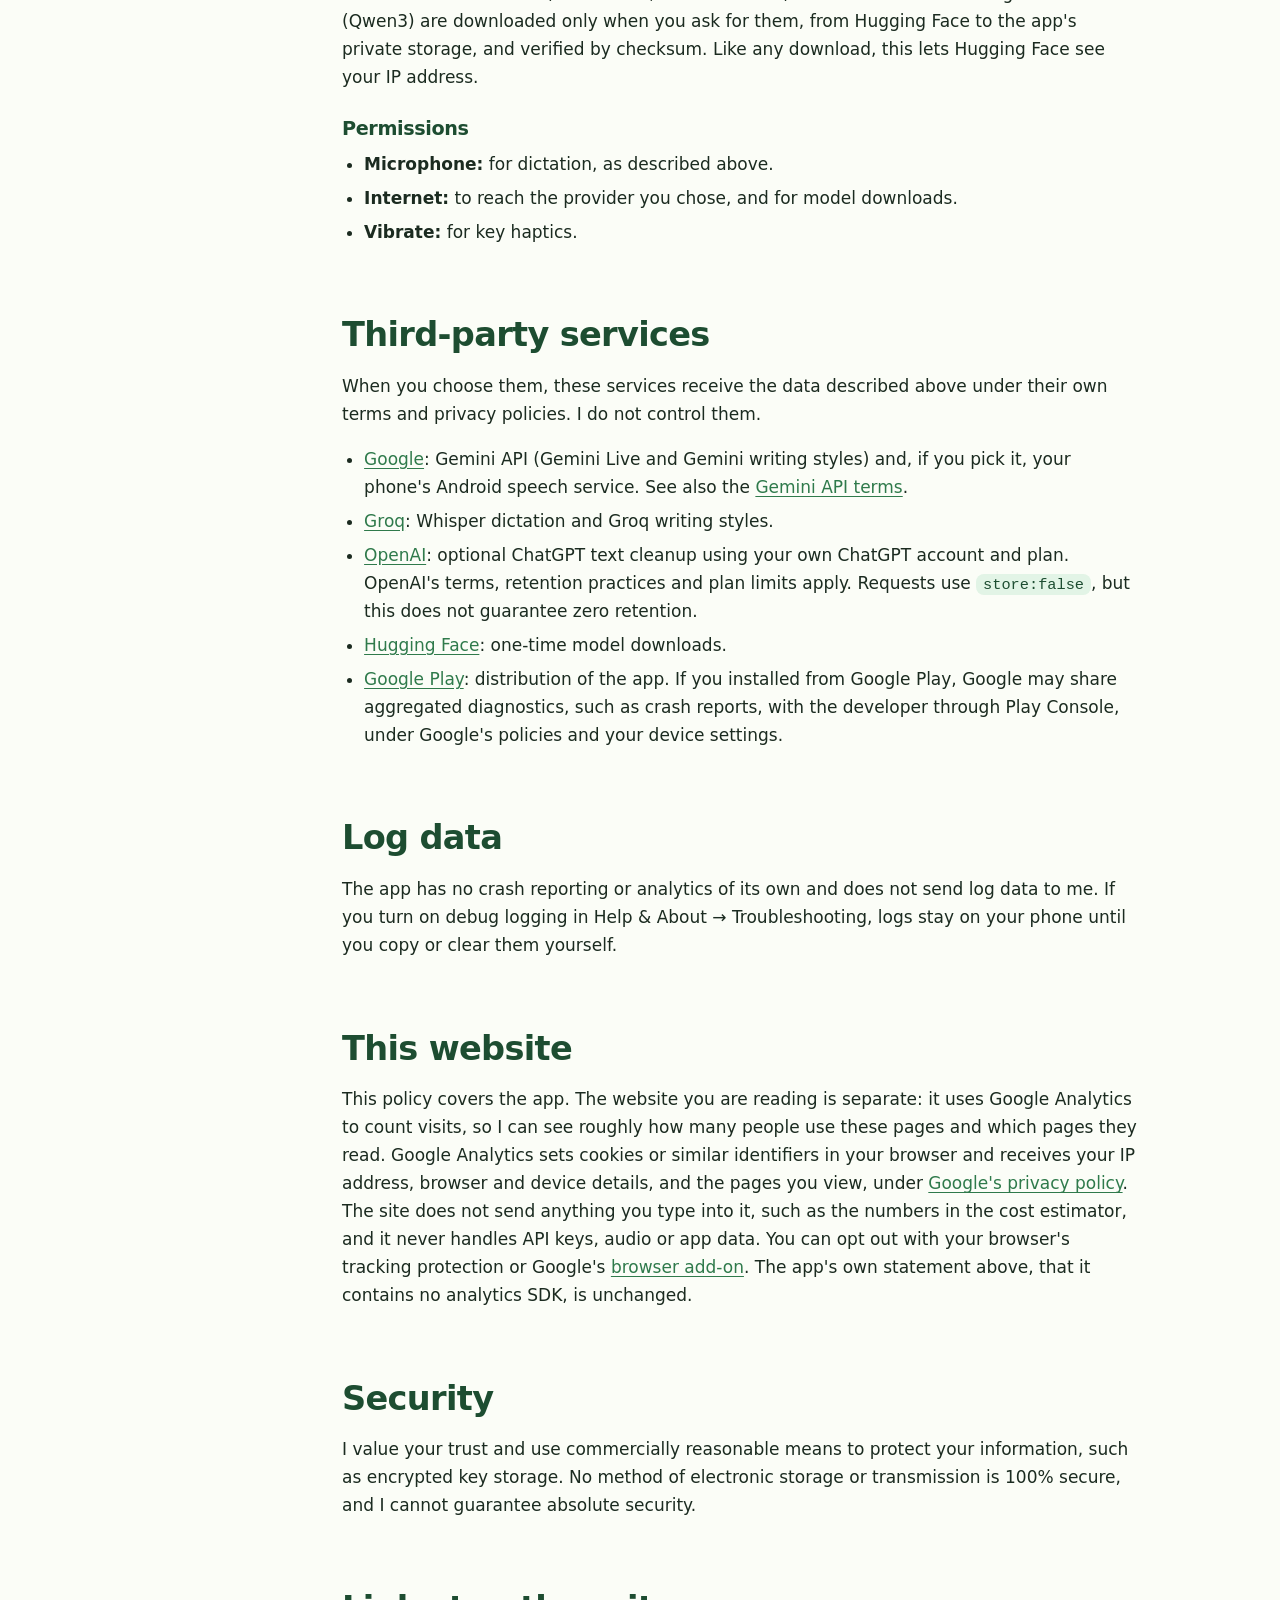
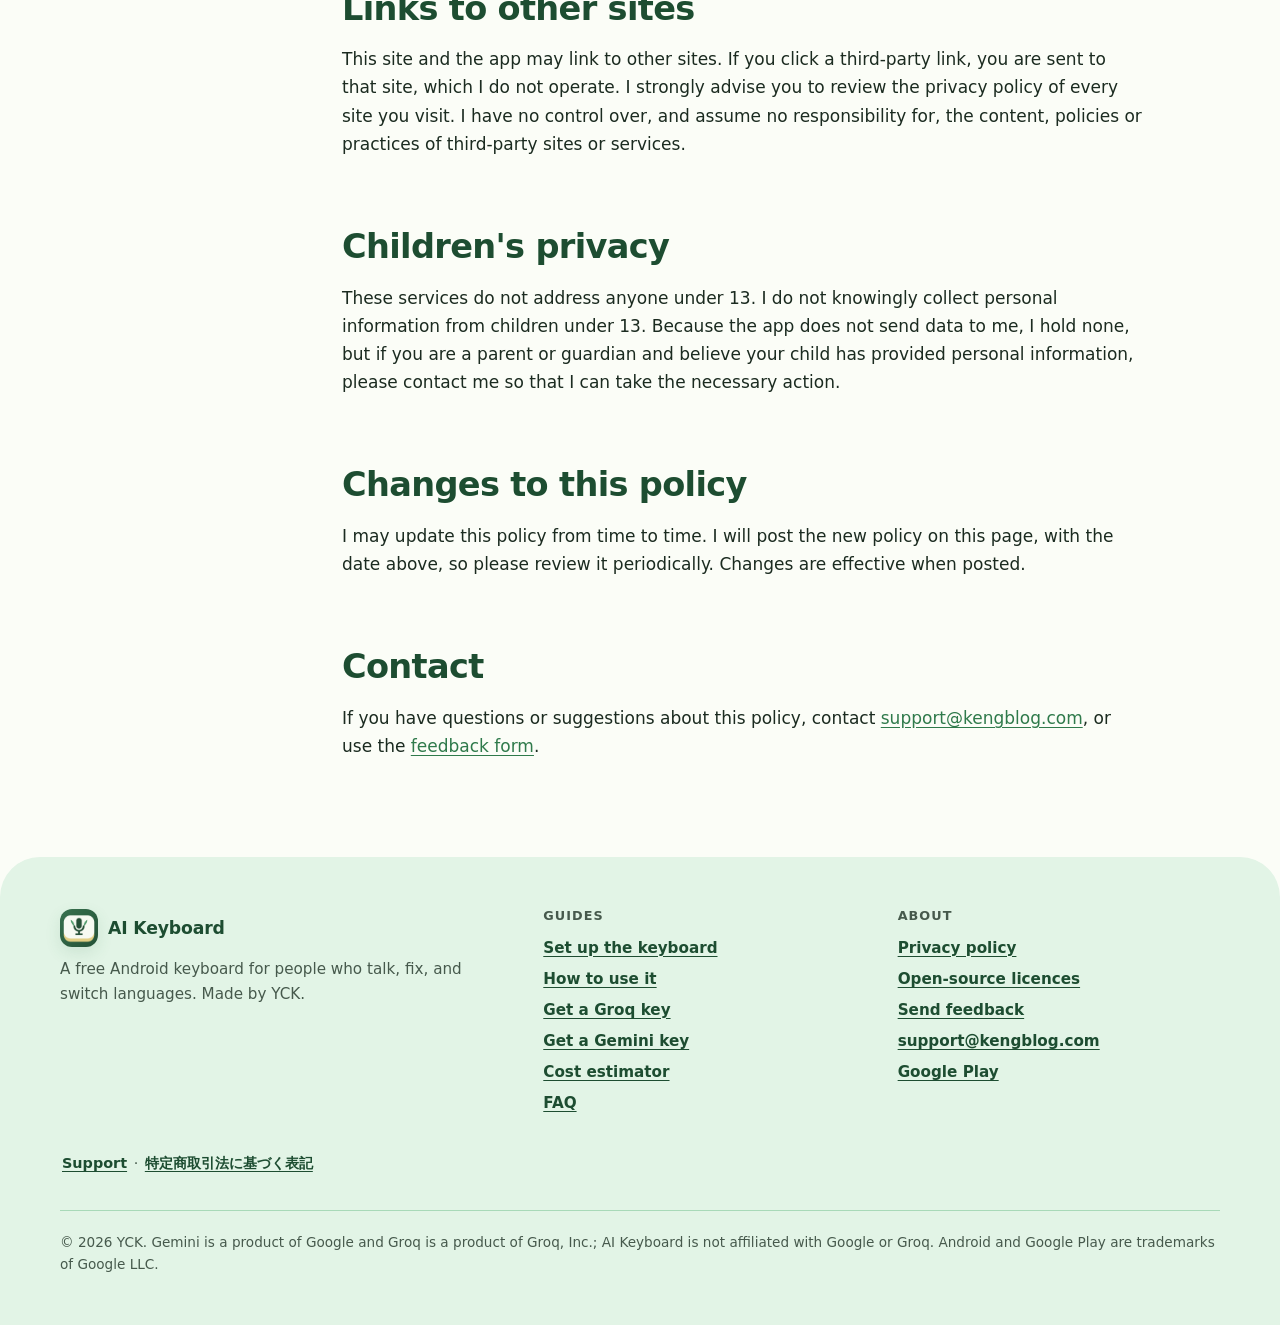
<file: privacy.html>
<!doctype html>
<html lang="en">
<head>
<!-- Google tag (gtag.js) -->
<script async src="https://www.googletagmanager.com/gtag/js?id=G-QLFWNZWDSS"></script>
<script>
  window.dataLayer = window.dataLayer || [];
  function gtag(){dataLayer.push(arguments);}
  gtag('js', new Date());

  gtag('config', 'G-QLFWNZWDSS', { content_group: 'ai-keyboard' });
</script>
<script defer src="https://yck2024.github.io/oai-html/assets/analytics.js"></script>
<script>document.documentElement.classList.add('js');</script>
<meta charset="utf-8">
<meta name="viewport" content="width=device-width, initial-scale=1">
<title>Privacy Policy — AI Keyboard</title>
<meta name="description" content="How AI Keyboard handles your voice, text and API keys: cloud features go straight to the provider you choose, and offline and on-device features stay on your phone.">
<meta name="color-scheme" content="light dark">
<meta name="theme-color" content="#356849">
<link rel="icon" type="image/png" sizes="32x32" href="assets/img/favicon-32.png">
<link rel="apple-touch-icon" href="assets/img/apple-touch-icon.png">
<meta property="og:type" content="website">
<meta property="og:title" content="Privacy Policy — AI Keyboard">
<meta property="og:description" content="How AI Keyboard handles your voice, text and API keys: cloud features go straight to the provider you choose, and offline and on-device features stay on your phone.">
<meta property="og:image" content="https://yck2024.github.io/ai-keyboard/assets/img/feature-graphic.png">
<meta property="og:url" content="https://yck2024.github.io/ai-keyboard/privacy.html">
<meta name="twitter:card" content="summary_large_image">
<link rel="stylesheet" href="assets/css/site.css">
</head>
<body>
<a class="skip-link" href="#main">Skip to content</a>
<header class="site-header">
  <div class="container">
    <a class="brand" href="index.html"><img src="assets/img/icon-192.png" width="36" height="36" alt="">AI Keyboard</a>
    <nav class="site-nav" aria-label="Main">
      <a href="index.html#features">Features</a> <a href="setup.html">Set up</a> <a href="usage.html">How to use</a> <a href="api-keys.html">AI providers</a> <a href="faq.html">FAQ</a> <a href="privacy.html" aria-current="page">Privacy</a> <a class="header-cta" href="https://play.google.com/store/apps/details?id=com.kengblog.aikeyboard">Get the app</a>
    </nav>
  </div>
</header>
<main id="main">
<div class="page-head"><div class="container"><p class="crumbs"><a href="index.html">Home</a> / Privacy</p><h1>Privacy Policy for AI Keyboard</h1><p>Last updated: 23 October 2026. The app has no server or account system of its own. Optional ChatGPT sign-in connects your own OpenAI account only on your phone.</p></div></div>
<div class="page"><div class="container"><div class="layout">
<nav class="toc" aria-label="On this page"><strong>On this page</strong><ol><li><a href="#summary">Where your data goes</a></li><li><a href="#info">Collection and use</a></li><li><a href="#third-parties">Third parties</a></li><li><a href="#log">Log data</a></li><li><a href="#website">This website</a></li><li><a href="#children">Children</a></li><li><a href="#contact">Contact</a></li></ol></nav>
<article>

<p>YCK built the AI Keyboard app as a free app. This service is provided at no cost and is intended for use as is.</p>
<p>This page explains what the app does with your information. If you choose to use the app, you agree to the collection and use of information as described here. I will not use or share your information with anyone except as described in this policy.</p>

<div class="callout good"><p><strong>In short.</strong> Cloud dictation and cloud writing styles go directly from your phone to the provider you chose, using your own API key for Gemini or Groq, or your own ChatGPT account and plan for ChatGPT text cleanup. Offline SenseVoice dictation, the on-device writing model, and Japanese and Chinese typing stay on your phone. Android speech uses your phone's own speech service and may use the network. I do not run a server that receives your audio, text, keys or ChatGPT sign-in credentials.</p></div>

<h2 id="summary">Where your data goes</h2>
<div class="table-wrap"><table>
<thead><tr><th>What you use</th><th>What is processed</th><th>Where it goes</th></tr></thead>
<tbody>
<tr><td>Typing, suggestions, auto-fix, next-word prediction, learned words</td><td>What you type</td><td>Stays on your phone. No network.</td></tr>
<tr><td>Japanese and Chinese typing</td><td>What you type</td><td>Stays on your phone. No network.</td></tr>
<tr><td>Offline dictation (SenseVoice)</td><td>Audio from the microphone</td><td>Stays on your phone.</td></tr>
<tr><td>On-device writing styles (Qwen3)</td><td>The text being rewritten</td><td>Stays on your phone.</td></tr>
<tr><td>Android speech dictation</td><td>Audio from the microphone</td><td>Your phone's own speech service. It may use the network; its provider's policy applies.</td></tr>
<tr><td>Groq Whisper dictation</td><td>Audio, in short chunks</td><td>Sent directly to Groq with your key.</td></tr>
<tr><td>Gemini Live dictation</td><td>Audio, streamed</td><td>Sent directly to Google with your key.</td></tr>
<tr><td>Cloud writing styles (Gemini or Groq)</td><td>The text you ask it to rewrite, and your style prompt</td><td>Sent directly to the provider you selected, with your key, only when you trigger it.</td></tr>
<tr><td>ChatGPT cleanup</td><td>The text you ask to clean up, including Process Text and optional voice cleanup, and your style prompt</td><td>Sent directly to OpenAI using your own ChatGPT account and plan, only when you trigger it. No audio is sent to OpenAI.</td></tr>
</tbody></table></div>

<h2 id="info">Information collection and use</h2>
<p>AI Keyboard is designed to collect as little as possible. I do not operate any server that receives your data, and the app has no account system of its own or advertising. Optional ChatGPT sign-in connects your own OpenAI account on your phone, not an account with me. It contains no analytics or advertising SDK.</p>

<h3>1. Microphone and voice data</h3>
<p>Dictation needs access to your microphone. The app records audio only while the microphone is on, after you tap it, and never in the background. Nothing records until you tap, including in Voice home.</p>
<ul>
  <li><strong>Offline SenseVoice:</strong> audio is processed on your phone and does not leave it.</li>
  <li><strong>Android speech:</strong> audio is handled by the speech service installed on your phone, which may use the network. It is not guaranteed to be offline.</li>
  <li><strong>Groq Whisper and Gemini Live:</strong> audio is sent to Groq or Google, using your own API key, to be transcribed.</li>
  <li>No audio and no transcript is saved to disk by the app. If a Groq audio chunk fails to send, it is kept in memory for the current dictation only, and cleared when you finish, cancel or the provider is released.</li>
</ul>

<h3>2. Text and AI processing</h3>
<p>To rewrite text with a writing style, the text you choose is sent to the provider you selected: Google Gemini or Groq, using your own API key, or OpenAI, using your own ChatGPT account and plan, or processed on your phone by the optional on-device model. ChatGPT cleanup includes Process Text and optional voice cleanup. Dictation still uses your separately selected speech provider; ChatGPT receives only text for cleanup, not audio. Text is sent only when you trigger an action, for example by stopping a dictation with Stop + AI, holding a style chip, or using the text-selection or share menu. Field Correction reads the focused text box only when you trigger it, and refuses in password, email, address, phone, number and date fields before anything is sent.</p>
<p>Everything you type is processed on your phone for suggestions, auto-fix, prediction and Japanese and Chinese conversion. Keystrokes are not sent anywhere.</p>

<h3>3. API keys and settings</h3>
<p>Your Groq and Gemini keys are stored encrypted on your device. Your settings, writing styles, learned words and token-usage statistics are stored locally on your device. The app does not back up its data to the cloud. You can clear a key, delete the offline pack and review or delete learned words in Settings, and uninstalling the app removes all of it.</p>

<p>Your ChatGPT sign-in (OAuth) credentials are stored encrypted on your device, never sent to any server of mine or synced. Disconnect clears local access, refresh and ID tokens and attempts revocation at OpenAI; remote revocation may not be confirmed. Encrypted registration details remain for later sign-in. You can review this app's access and your plan limits in <a href="https://chatgpt.com/settings/usage">ChatGPT's usage settings</a>.</p>

<h3>4. Downloads</h3>
<p>The offline voice model (SenseVoice, about 228&nbsp;MiB) and the on-device writing models (Qwen3) are downloaded only when you ask for them, from Hugging Face to the app's private storage, and verified by checksum. Like any download, this lets Hugging Face see your IP address.</p>

<h3>Permissions</h3>
<ul>
  <li><strong>Microphone:</strong> for dictation, as described above.</li>
  <li><strong>Internet:</strong> to reach the provider you chose, and for model downloads.</li>
  <li><strong>Vibrate:</strong> for key haptics.</li>
</ul>

<h2 id="third-parties">Third-party services</h2>
<p>When you choose them, these services receive the data described above under their own terms and privacy policies. I do not control them.</p>
<ul>
  <li><a href="https://policies.google.com/privacy">Google</a>: Gemini API (Gemini Live and Gemini writing styles) and, if you pick it, your phone's Android speech service. See also the <a href="https://ai.google.dev/gemini-api/terms">Gemini API terms</a>.</li>
  <li><a href="https://groq.com/privacy-policy">Groq</a>: Whisper dictation and Groq writing styles.</li>
  <li><a href="https://openai.com/policies/privacy-policy/">OpenAI</a>: optional ChatGPT text cleanup using your own ChatGPT account and plan. OpenAI's terms, retention practices and plan limits apply. Requests use <code>store:false</code>, but this does not guarantee zero retention.</li>
  <li><a href="https://huggingface.co/privacy">Hugging Face</a>: one-time model downloads.</li>
  <li><a href="https://policies.google.com/privacy">Google Play</a>: distribution of the app. If you installed from Google Play, Google may share aggregated diagnostics, such as crash reports, with the developer through Play Console, under Google's policies and your device settings.</li>
</ul>

<h2 id="log">Log data</h2>
<p>The app has no crash reporting or analytics of its own and does not send log data to me. If you turn on debug logging in Help &amp; About → Troubleshooting, logs stay on your phone until you copy or clear them yourself.</p>

<h2 id="website">This website</h2>
<p>This policy covers the app. The website you are reading is separate: it uses Google Analytics to count visits, so I can see roughly how many people use these pages and which pages they read. Google Analytics sets cookies or similar identifiers in your browser and receives your IP address, browser and device details, and the pages you view, under <a href="https://policies.google.com/privacy">Google's privacy policy</a>. The site does not send anything you type into it, such as the numbers in the cost estimator, and it never handles API keys, audio or app data. You can opt out with your browser's tracking protection or Google's <a href="https://tools.google.com/dlpage/gaoptout">browser add-on</a>. The app's own statement above, that it contains no analytics SDK, is unchanged.</p>

<h2 id="security">Security</h2>
<p>I value your trust and use commercially reasonable means to protect your information, such as encrypted key storage. No method of electronic storage or transmission is 100% secure, and I cannot guarantee absolute security.</p>

<h2 id="links">Links to other sites</h2>
<p>This site and the app may link to other sites. If you click a third-party link, you are sent to that site, which I do not operate. I strongly advise you to review the privacy policy of every site you visit. I have no control over, and assume no responsibility for, the content, policies or practices of third-party sites or services.</p>

<h2 id="children">Children's privacy</h2>
<p>These services do not address anyone under 13. I do not knowingly collect personal information from children under 13. Because the app does not send data to me, I hold none, but if you are a parent or guardian and believe your child has provided personal information, please contact me so that I can take the necessary action.</p>

<h2 id="changes">Changes to this policy</h2>
<p>I may update this policy from time to time. I will post the new policy on this page, with the date above, so please review it periodically. Changes are effective when posted.</p>

<h2 id="contact">Contact</h2>
<p>If you have questions or suggestions about this policy, contact <a href="mailto:support@kengblog.com">support@kengblog.com</a>, or use the <a href="https://forms.gle/EVX64Rimp2fQsJxh8">feedback form</a>.</p>

</article>
</div></div></div>
</main>
<footer class="site-footer">
  <div class="container">
    <div class="cols">
      <div>
        <a class="brand" href="index.html"><img src="assets/img/icon-192.png" width="36" height="36" alt="">AI Keyboard</a>
        <p>A free Android keyboard for people who talk, fix, and switch languages. Made by YCK.</p>
      </div>
      <div>
        <h2>Guides</h2>
        <ul>
          <li><a href="setup.html">Set up the keyboard</a></li>
          <li><a href="usage.html">How to use it</a></li>
          <li><a href="groq-api-key.html">Get a Groq key</a></li>
          <li><a href="gemini-api-key.html">Get a Gemini key</a></li>
          <li><a href="gemini-cost-estimator.html">Cost estimator</a></li>
          <li><a href="faq.html">FAQ</a></li>
        </ul>
      </div>
      <div>
        <h2>About</h2>
        <ul>
          <li><a href="privacy.html">Privacy policy</a></li>
          <li><a href="licenses.html">Open-source licences</a></li>
          <li><a href="https://forms.gle/EVX64Rimp2fQsJxh8">Send feedback</a></li>
          <li><a href="mailto:support@kengblog.com">support@kengblog.com</a></li>
          <li><a href="https://play.google.com/store/apps/details?id=com.kengblog.aikeyboard">Google Play</a></li>
        </ul>
      </div>
    </div>
    <p class="fine-links"><a href="https://ko-fi.com/kengblog" target="_blank" rel="noopener">Support</a> <span aria-hidden="true">·</span> <a href="https://kengblog.com/tokushoho" target="_blank" rel="noopener" lang="ja">特定商取引法に基づく表記</a></p>
    <p class="fine">&copy; 2026 YCK. Gemini is a product of Google and Groq is a product of Groq, Inc.; AI Keyboard is not affiliated with Google or Groq. Android and Google Play are trademarks of Google LLC.</p>
  </div>
</footer>
<script src="assets/js/site.js" defer></script>
</body>
</html>
</file>
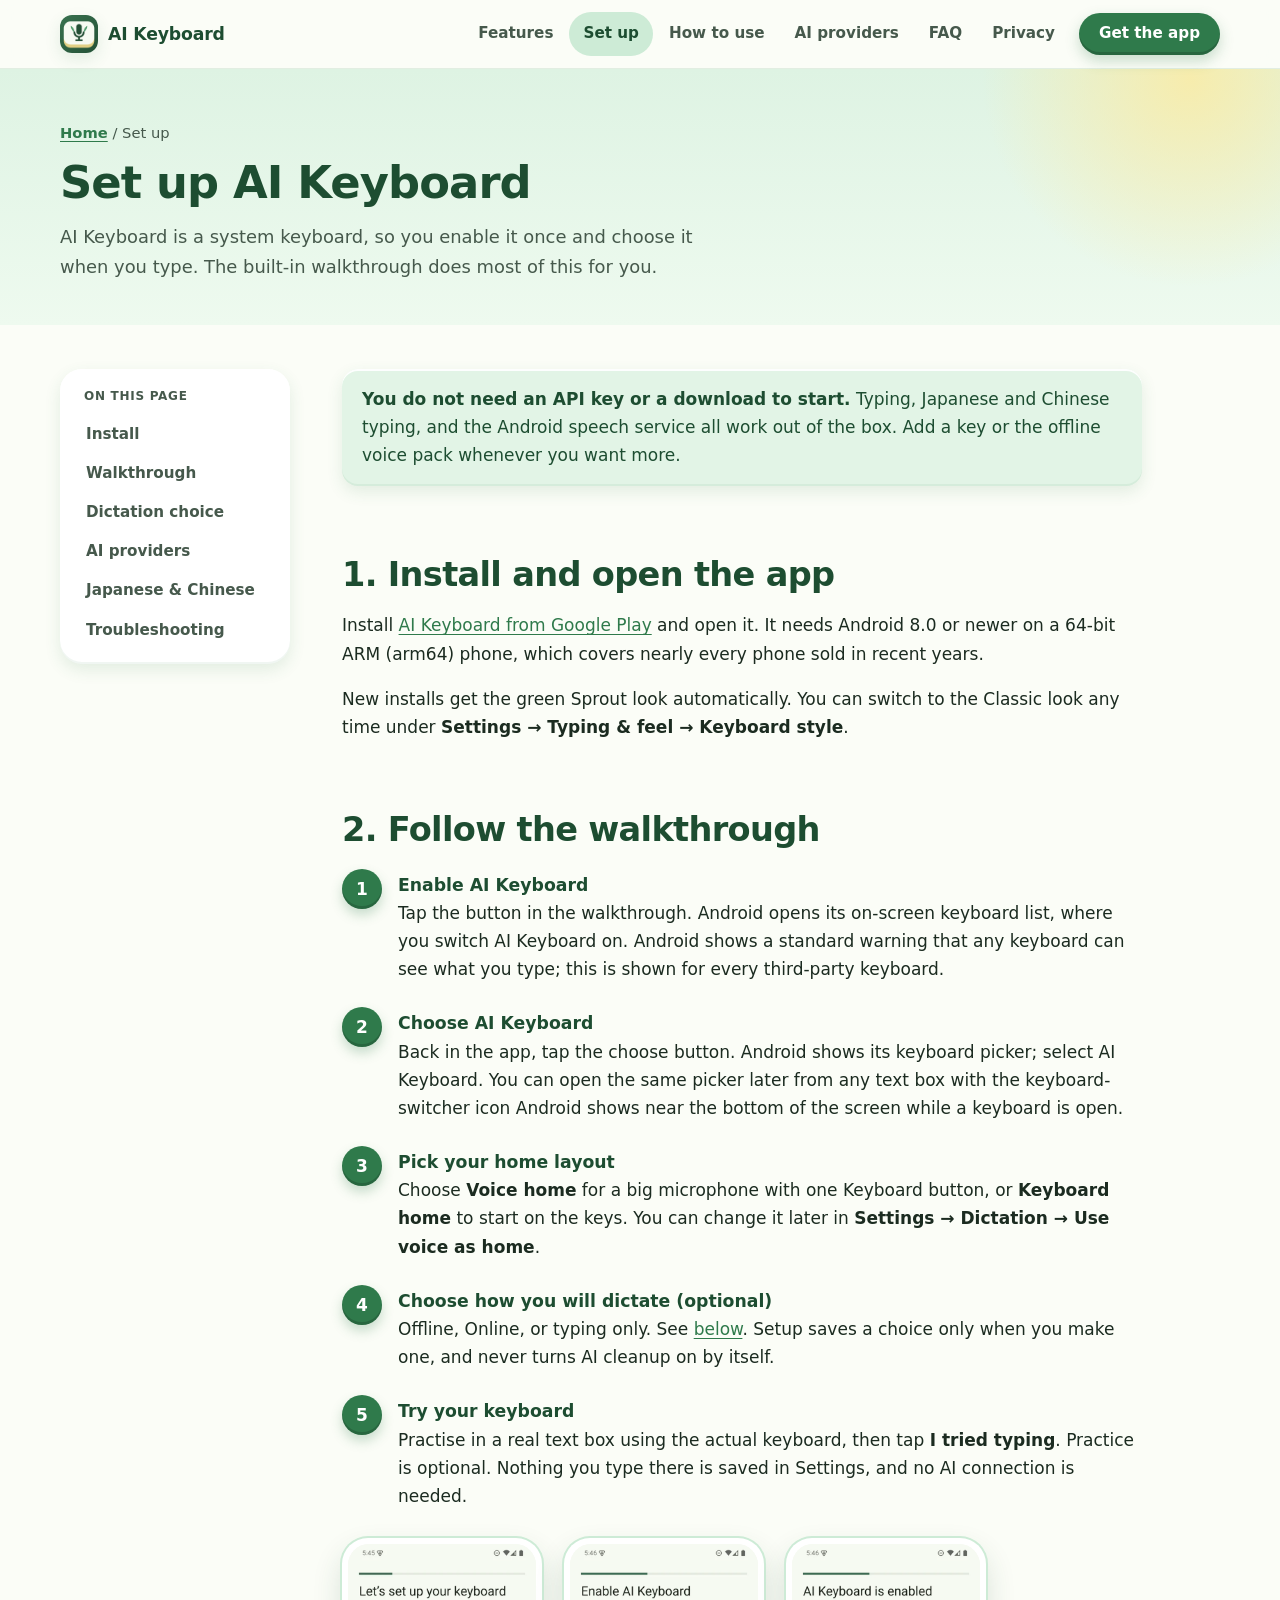
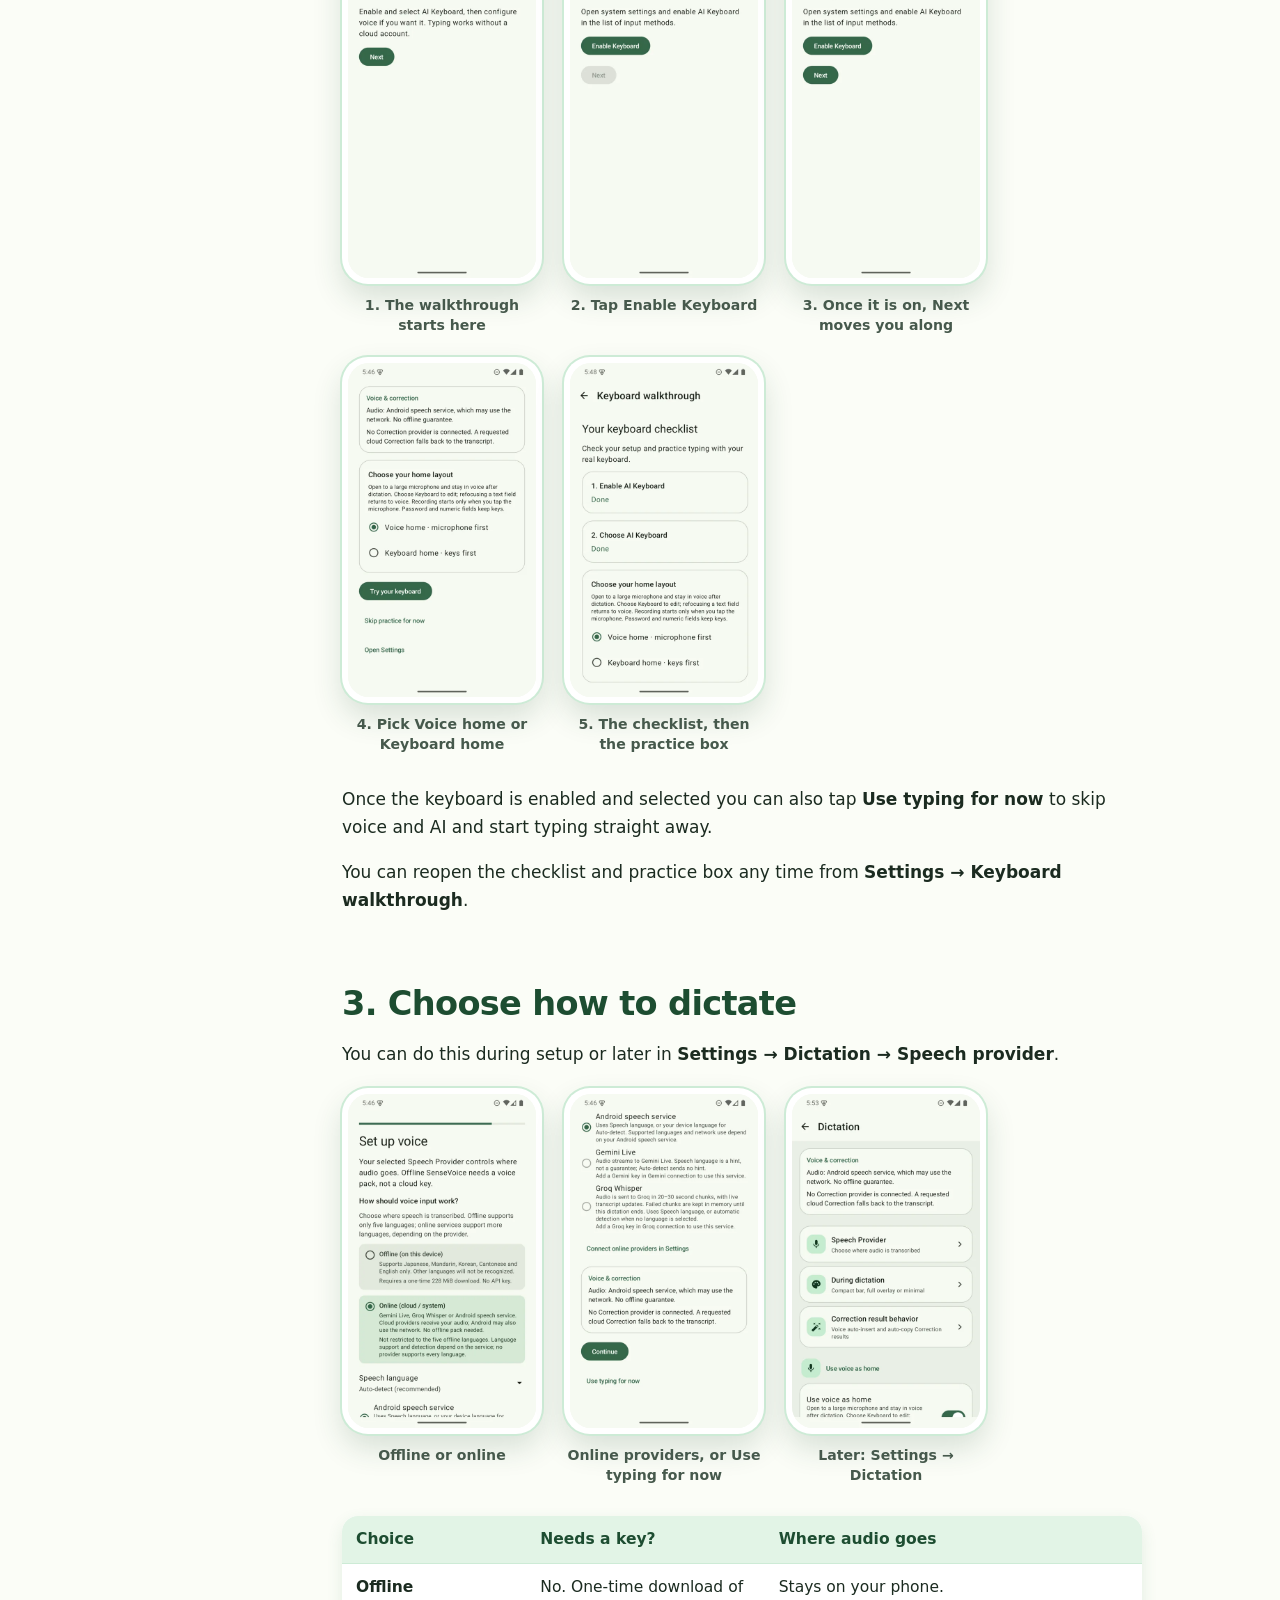
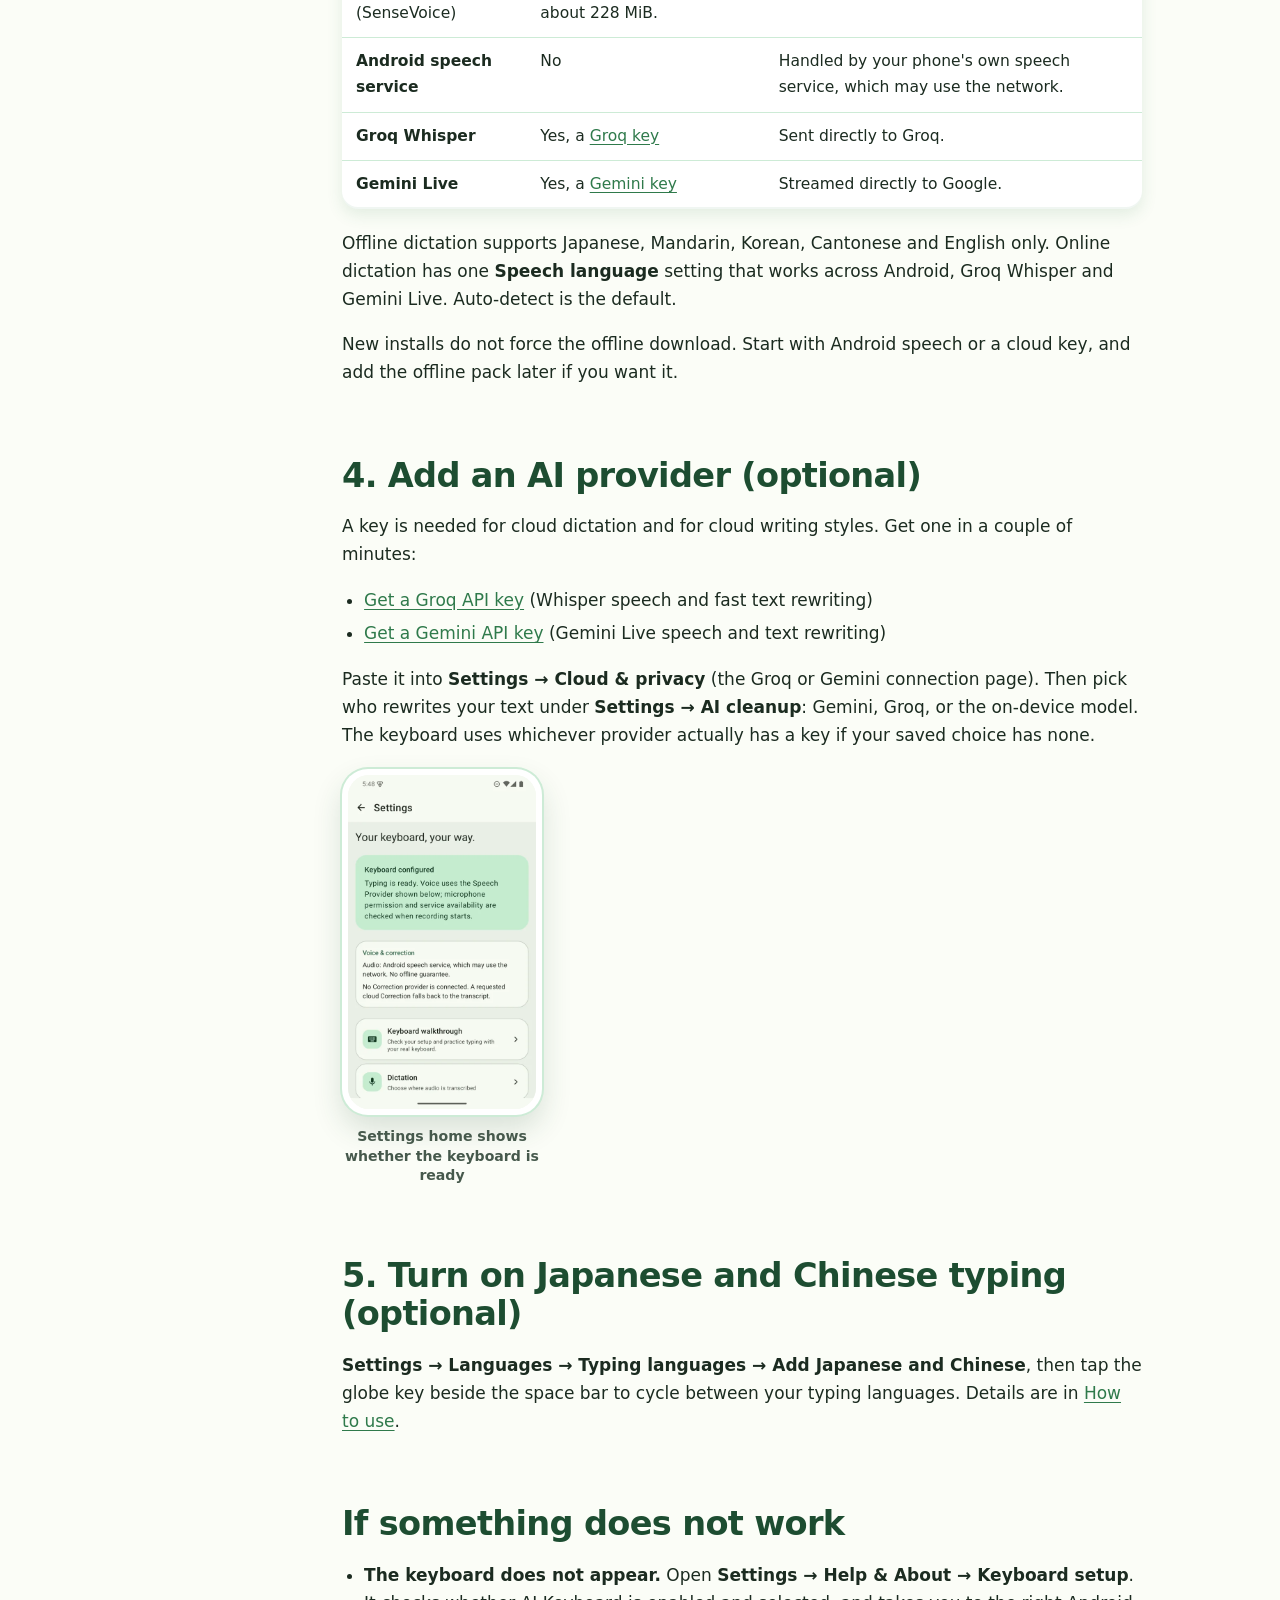
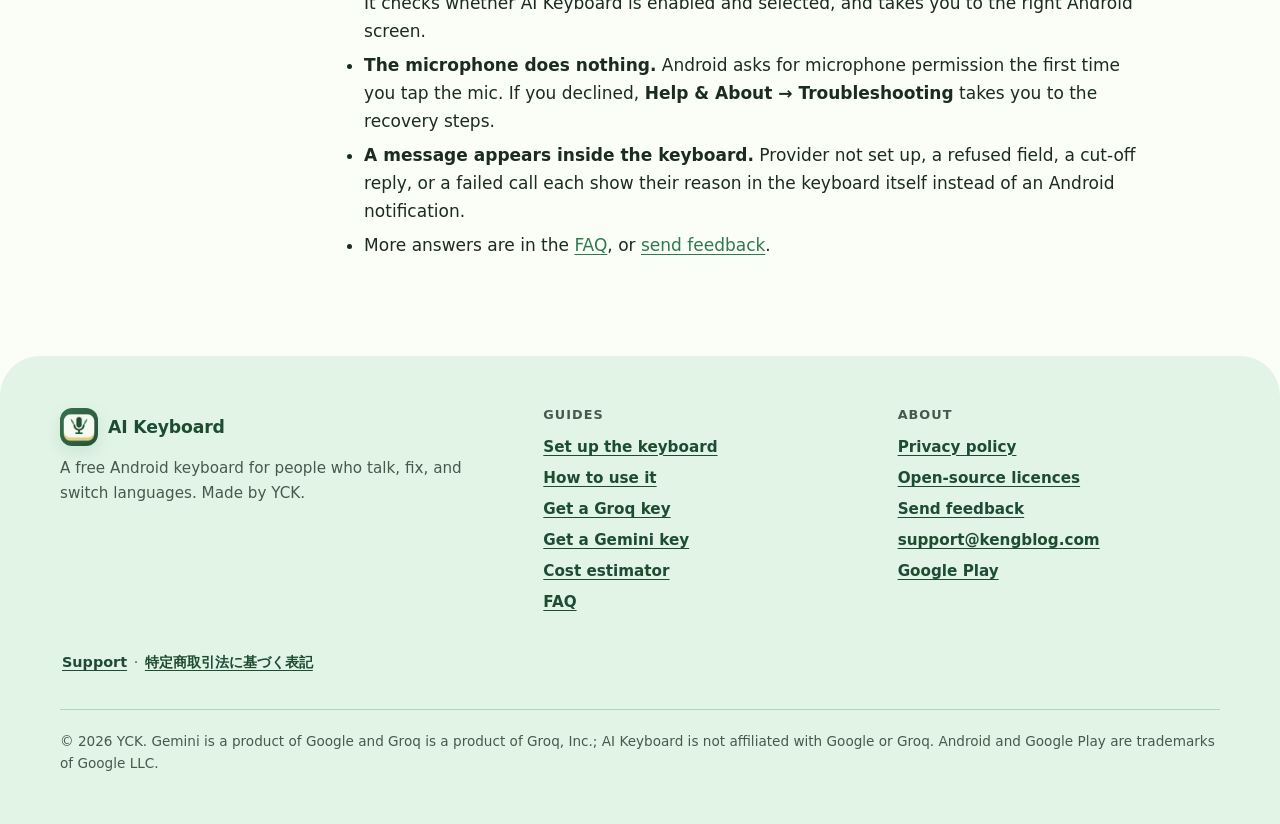
<file: setup.html>
<!doctype html>
<html lang="en">
<head>
<!-- Google tag (gtag.js) -->
<script async src="https://www.googletagmanager.com/gtag/js?id=G-QLFWNZWDSS"></script>
<script>
  window.dataLayer = window.dataLayer || [];
  function gtag(){dataLayer.push(arguments);}
  gtag('js', new Date());

  gtag('config', 'G-QLFWNZWDSS', { content_group: 'ai-keyboard' });
</script>
<script defer src="https://yck2024.github.io/oai-html/assets/analytics.js"></script>
<script>document.documentElement.classList.add('js');</script>
<meta charset="utf-8">
<meta name="viewport" content="width=device-width, initial-scale=1">
<title>Set up AI Keyboard — AI Keyboard</title>
<meta name="description" content="Enable and choose AI Keyboard on Android, pick how you dictate, and practise typing in a real text box. No API key needed to start.">
<meta name="color-scheme" content="light dark">
<meta name="theme-color" content="#356849">
<link rel="icon" type="image/png" sizes="32x32" href="assets/img/favicon-32.png">
<link rel="apple-touch-icon" href="assets/img/apple-touch-icon.png">
<meta property="og:type" content="website">
<meta property="og:title" content="Set up AI Keyboard — AI Keyboard">
<meta property="og:description" content="Enable and choose AI Keyboard on Android, pick how you dictate, and practise typing in a real text box. No API key needed to start.">
<meta property="og:image" content="https://yck2024.github.io/ai-keyboard/assets/img/feature-graphic.png">
<meta property="og:url" content="https://yck2024.github.io/ai-keyboard/setup.html">
<meta name="twitter:card" content="summary_large_image">
<link rel="stylesheet" href="assets/css/site.css">
</head>
<body>
<a class="skip-link" href="#main">Skip to content</a>
<header class="site-header">
  <div class="container">
    <a class="brand" href="index.html"><img src="assets/img/icon-192.png" width="36" height="36" alt="">AI Keyboard</a>
    <nav class="site-nav" aria-label="Main">
      <a href="index.html#features">Features</a> <a href="setup.html" aria-current="page">Set up</a> <a href="usage.html">How to use</a> <a href="api-keys.html">AI providers</a> <a href="faq.html">FAQ</a> <a href="privacy.html">Privacy</a> <a class="header-cta" href="https://play.google.com/store/apps/details?id=com.kengblog.aikeyboard">Get the app</a>
    </nav>
  </div>
</header>
<main id="main">
<div class="page-head"><div class="container"><p class="crumbs"><a href="index.html">Home</a> / Set up</p><h1>Set up AI Keyboard</h1><p>AI Keyboard is a system keyboard, so you enable it once and choose it when you type. The built-in walkthrough does most of this for you.</p></div></div>
<div class="page"><div class="container"><div class="layout">
<nav class="toc" aria-label="On this page"><strong>On this page</strong><ol><li><a href="#install">Install</a></li><li><a href="#walkthrough">Walkthrough</a></li><li><a href="#dictation-choice">Dictation choice</a></li><li><a href="#keys">AI providers</a></li><li><a href="#japanese-chinese">Japanese &amp; Chinese</a></li><li><a href="#trouble">Troubleshooting</a></li></ol></nav>
<article>

<div class="callout good"><p><strong>You do not need an API key or a download to start.</strong> Typing, Japanese and Chinese typing, and the Android speech service all work out of the box. Add a key or the offline voice pack whenever you want more.</p></div>

<h2 id="install">1. Install and open the app</h2>
<p>Install <a href="https://play.google.com/store/apps/details?id=com.kengblog.aikeyboard">AI Keyboard from Google Play</a> and open it. It needs Android 8.0 or newer on a 64-bit ARM (arm64) phone, which covers nearly every phone sold in recent years.</p>
<p>New installs get the green Sprout look automatically. You can switch to the Classic look any time under <strong>Settings → Typing &amp; feel → Keyboard style</strong>.</p>

<h2 id="walkthrough">2. Follow the walkthrough</h2>
<ol class="steps">
  <li><strong>Enable AI Keyboard</strong>Tap the button in the walkthrough. Android opens its on-screen keyboard list, where you switch AI Keyboard on. Android shows a standard warning that any keyboard can see what you type; this is shown for every third-party keyboard.</li>
  <li><strong>Choose AI Keyboard</strong>Back in the app, tap the choose button. Android shows its keyboard picker; select AI Keyboard. You can open the same picker later from any text box with the keyboard-switcher icon Android shows near the bottom of the screen while a keyboard is open.</li>
  <li><strong>Pick your home layout</strong>Choose <strong>Voice home</strong> for a big microphone with one Keyboard button, or <strong>Keyboard home</strong> to start on the keys. You can change it later in <strong>Settings → Dictation → Use voice as home</strong>.</li>
  <li><strong>Choose how you will dictate (optional)</strong>Offline, Online, or typing only. See <a href="#dictation-choice">below</a>. Setup saves a choice only when you make one, and never turns AI cleanup on by itself.</li>
  <li><strong>Try your keyboard</strong>Practise in a real text box using the actual keyboard, then tap <strong>I tried typing</strong>. Practice is optional. Nothing you type there is saved in Settings, and no AI connection is needed.</li>
</ol>
<div class="shot-row"><figure class="phone"><div class="phone-frame"><img src="assets/img/screens/setup-welcome.webp" width="540" height="960" alt="AI Keyboard's first setup screen, Let's set up your keyboard, with a Next button" loading="lazy" decoding="async"></div><figcaption>1. The walkthrough starts here</figcaption></figure><figure class="phone"><div class="phone-frame"><img src="assets/img/screens/setup-enable.webp" width="540" height="960" alt="Enable AI Keyboard screen with an Enable Keyboard button and a disabled Next button" loading="lazy" decoding="async"></div><figcaption>2. Tap Enable Keyboard</figcaption></figure><figure class="phone"><div class="phone-frame"><img src="assets/img/screens/setup-enabled.webp" width="540" height="960" alt="AI Keyboard is enabled screen with Enable Keyboard and Next buttons" loading="lazy" decoding="async"></div><figcaption>3. Once it is on, Next moves you along</figcaption></figure><figure class="phone"><div class="phone-frame"><img src="assets/img/screens/setup-home-layout.webp" width="540" height="960" alt="Choose your home layout: Voice home, microphone first, or Keyboard home, keys first" loading="lazy" decoding="async"></div><figcaption>4. Pick Voice home or Keyboard home</figcaption></figure><figure class="phone"><div class="phone-frame"><img src="assets/img/screens/08-guided-setup.webp" width="540" height="960" alt="Keyboard walkthrough checklist with Enable AI Keyboard and Choose AI Keyboard marked Done" loading="lazy" decoding="async"></div><figcaption>5. The checklist, then the practice box</figcaption></figure></div>
<p>Once the keyboard is enabled and selected you can also tap <strong>Use typing for now</strong> to skip voice and AI and start typing straight away.</p>
<p>You can reopen the checklist and practice box any time from <strong>Settings → Keyboard walkthrough</strong>.</p>

<h2 id="dictation-choice">3. Choose how to dictate</h2>
<p>You can do this during setup or later in <strong>Settings → Dictation → Speech provider</strong>.</p>
<div class="shot-row"><figure class="phone"><div class="phone-frame"><img src="assets/img/screens/setup-voice-choice.webp" width="540" height="960" alt="Set up voice screen offering Offline (on this device) or Online (cloud / system) dictation" loading="lazy" decoding="async"></div><figcaption>Offline or online</figcaption></figure><figure class="phone"><div class="phone-frame"><img src="assets/img/screens/setup-online-providers.webp" width="540" height="960" alt="Online choices: Android speech service, Gemini Live and Groq Whisper, with Continue and Use typing for now" loading="lazy" decoding="async"></div><figcaption>Online providers, or Use typing for now</figcaption></figure><figure class="phone"><div class="phone-frame"><img src="assets/img/screens/settings-dictation.webp" width="540" height="960" alt="Dictation settings with Speech Provider, During dictation and Correction result behavior" loading="lazy" decoding="async"></div><figcaption>Later: Settings → Dictation</figcaption></figure></div>
<div class="table-wrap"><table>
<thead><tr><th>Choice</th><th>Needs a key?</th><th>Where audio goes</th></tr></thead>
<tbody>
<tr><td><strong>Offline</strong> (SenseVoice)</td><td>No. One-time download of about 228&nbsp;MiB.</td><td>Stays on your phone.</td></tr>
<tr><td><strong>Android speech service</strong></td><td>No</td><td>Handled by your phone's own speech service, which may use the network.</td></tr>
<tr><td><strong>Groq Whisper</strong></td><td>Yes, a <a href="groq-api-key.html">Groq key</a></td><td>Sent directly to Groq.</td></tr>
<tr><td><strong>Gemini Live</strong></td><td>Yes, a <a href="gemini-api-key.html">Gemini key</a></td><td>Streamed directly to Google.</td></tr>
</tbody></table></div>
<p>Offline dictation supports Japanese, Mandarin, Korean, Cantonese and English only. Online dictation has one <strong>Speech language</strong> setting that works across Android, Groq Whisper and Gemini Live. Auto-detect is the default.</p>
<p>New installs do not force the offline download. Start with Android speech or a cloud key, and add the offline pack later if you want it.</p>

<h2 id="keys">4. Add an AI provider (optional)</h2>
<p>A key is needed for cloud dictation and for cloud writing styles. Get one in a couple of minutes:</p>
<ul>
  <li><a href="groq-api-key.html">Get a Groq API key</a> (Whisper speech and fast text rewriting)</li>
  <li><a href="gemini-api-key.html">Get a Gemini API key</a> (Gemini Live speech and text rewriting)</li>
</ul>
<p>Paste it into <strong>Settings → Cloud &amp; privacy</strong> (the Groq or Gemini connection page). Then pick who rewrites your text under <strong>Settings → AI cleanup</strong>: Gemini, Groq, or the on-device model. The keyboard uses whichever provider actually has a key if your saved choice has none.</p>

<div class="shot-row"><figure class="phone"><div class="phone-frame"><img src="assets/img/screens/settings-home.webp" width="540" height="960" alt="Settings home: Your keyboard, your way, with a readiness card and destinations for Keyboard walkthrough and Dictation" loading="lazy" decoding="async"></div><figcaption>Settings home shows whether the keyboard is ready</figcaption></figure></div>
<h2 id="japanese-chinese">5. Turn on Japanese and Chinese typing (optional)</h2>
<p><strong>Settings → Languages → Typing languages → Add Japanese and Chinese</strong>, then tap the globe key beside the space bar to cycle between your typing languages. Details are in <a href="usage.html#cjk">How to use</a>.</p>

<h2 id="trouble">If something does not work</h2>
<ul>
  <li><strong>The keyboard does not appear.</strong> Open <strong>Settings → Help &amp; About → Keyboard setup</strong>. It checks whether AI Keyboard is enabled and selected, and takes you to the right Android screen.</li>
  <li><strong>The microphone does nothing.</strong> Android asks for microphone permission the first time you tap the mic. If you declined, <strong>Help &amp; About → Troubleshooting</strong> takes you to the recovery steps.</li>
  <li><strong>A message appears inside the keyboard.</strong> Provider not set up, a refused field, a cut-off reply, or a failed call each show their reason in the keyboard itself instead of an Android notification.</li>
  <li>More answers are in the <a href="faq.html">FAQ</a>, or <a href="https://forms.gle/EVX64Rimp2fQsJxh8">send feedback</a>.</li>
</ul>

</article>
</div></div></div>
</main>
<footer class="site-footer">
  <div class="container">
    <div class="cols">
      <div>
        <a class="brand" href="index.html"><img src="assets/img/icon-192.png" width="36" height="36" alt="">AI Keyboard</a>
        <p>A free Android keyboard for people who talk, fix, and switch languages. Made by YCK.</p>
      </div>
      <div>
        <h2>Guides</h2>
        <ul>
          <li><a href="setup.html">Set up the keyboard</a></li>
          <li><a href="usage.html">How to use it</a></li>
          <li><a href="groq-api-key.html">Get a Groq key</a></li>
          <li><a href="gemini-api-key.html">Get a Gemini key</a></li>
          <li><a href="gemini-cost-estimator.html">Cost estimator</a></li>
          <li><a href="faq.html">FAQ</a></li>
        </ul>
      </div>
      <div>
        <h2>About</h2>
        <ul>
          <li><a href="privacy.html">Privacy policy</a></li>
          <li><a href="licenses.html">Open-source licences</a></li>
          <li><a href="https://forms.gle/EVX64Rimp2fQsJxh8">Send feedback</a></li>
          <li><a href="mailto:support@kengblog.com">support@kengblog.com</a></li>
          <li><a href="https://play.google.com/store/apps/details?id=com.kengblog.aikeyboard">Google Play</a></li>
        </ul>
      </div>
    </div>
    <p class="fine-links"><a href="https://ko-fi.com/kengblog" target="_blank" rel="noopener">Support</a> <span aria-hidden="true">·</span> <a href="https://kengblog.com/tokushoho" target="_blank" rel="noopener" lang="ja">特定商取引法に基づく表記</a></p>
    <p class="fine">&copy; 2026 YCK. Gemini is a product of Google and Groq is a product of Groq, Inc.; AI Keyboard is not affiliated with Google or Groq. Android and Google Play are trademarks of Google LLC.</p>
  </div>
</footer>
<script src="assets/js/site.js" defer></script>
</body>
</html>
</file>
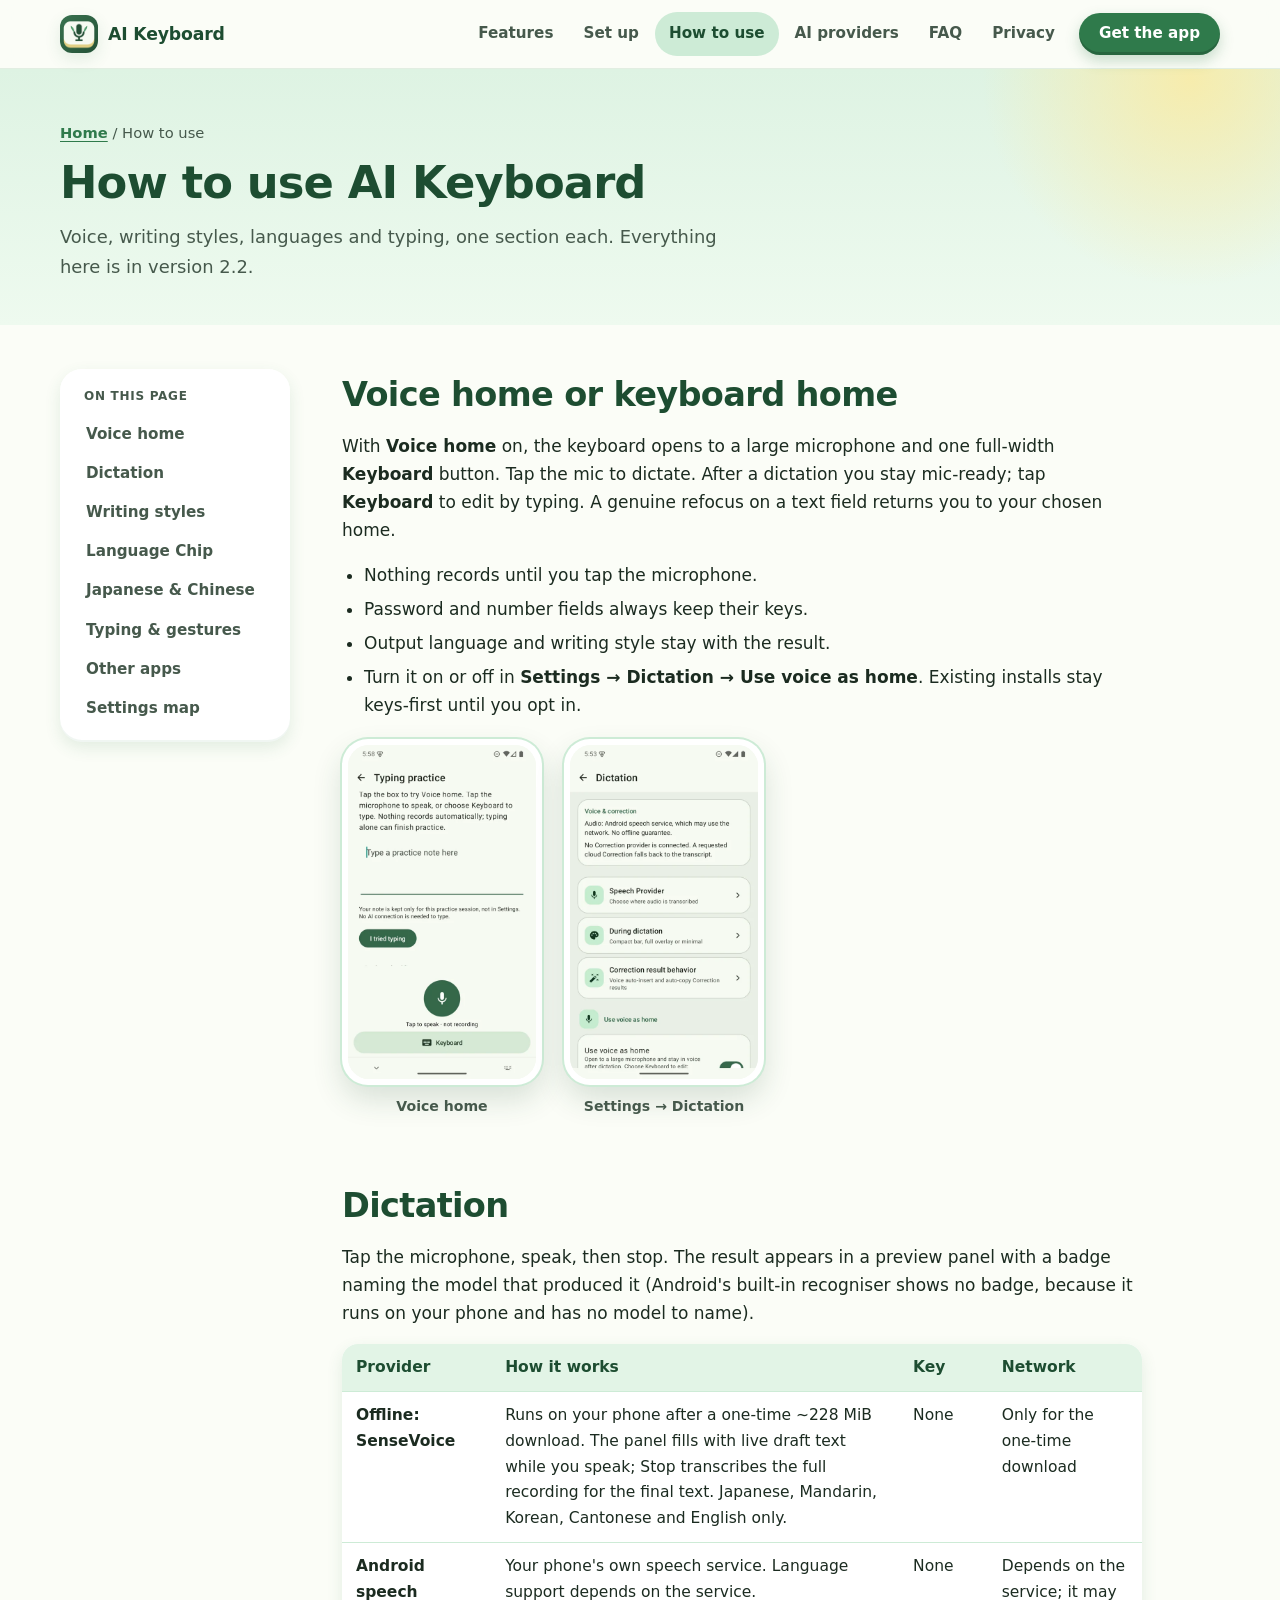
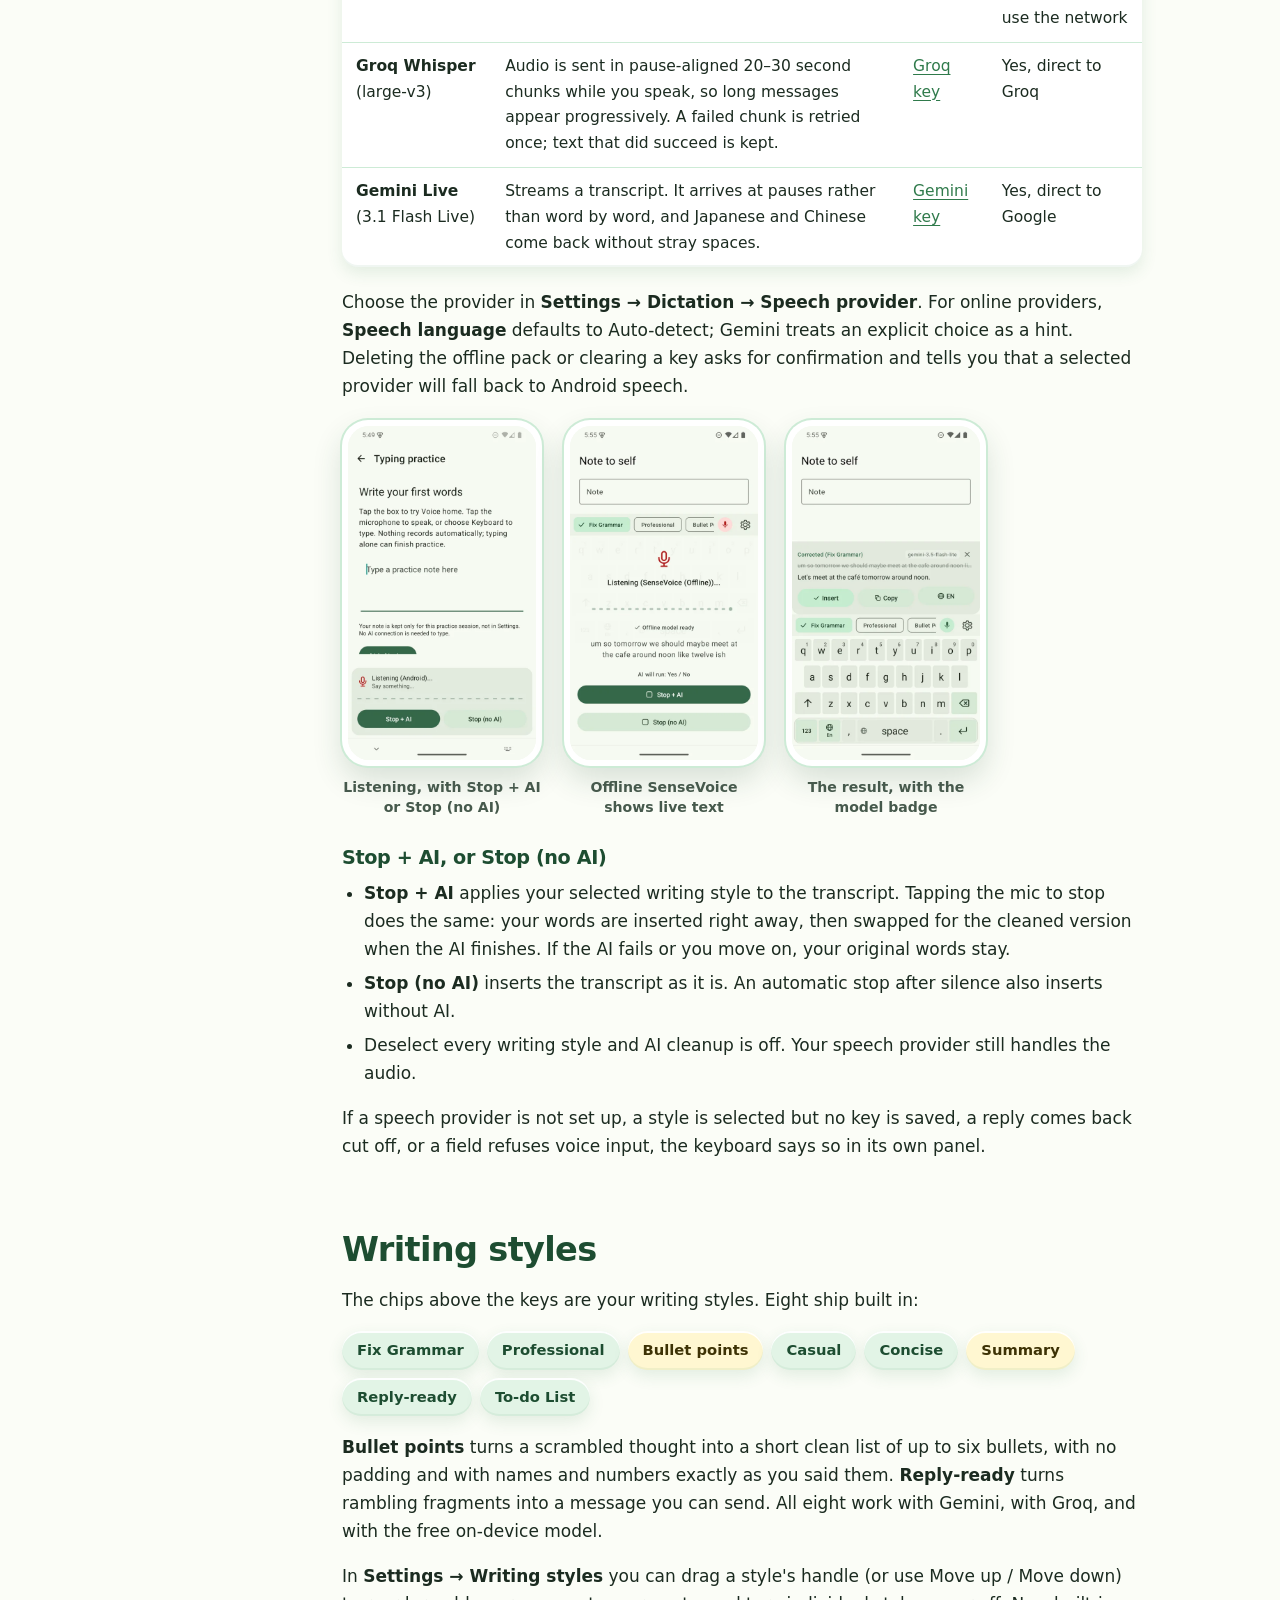
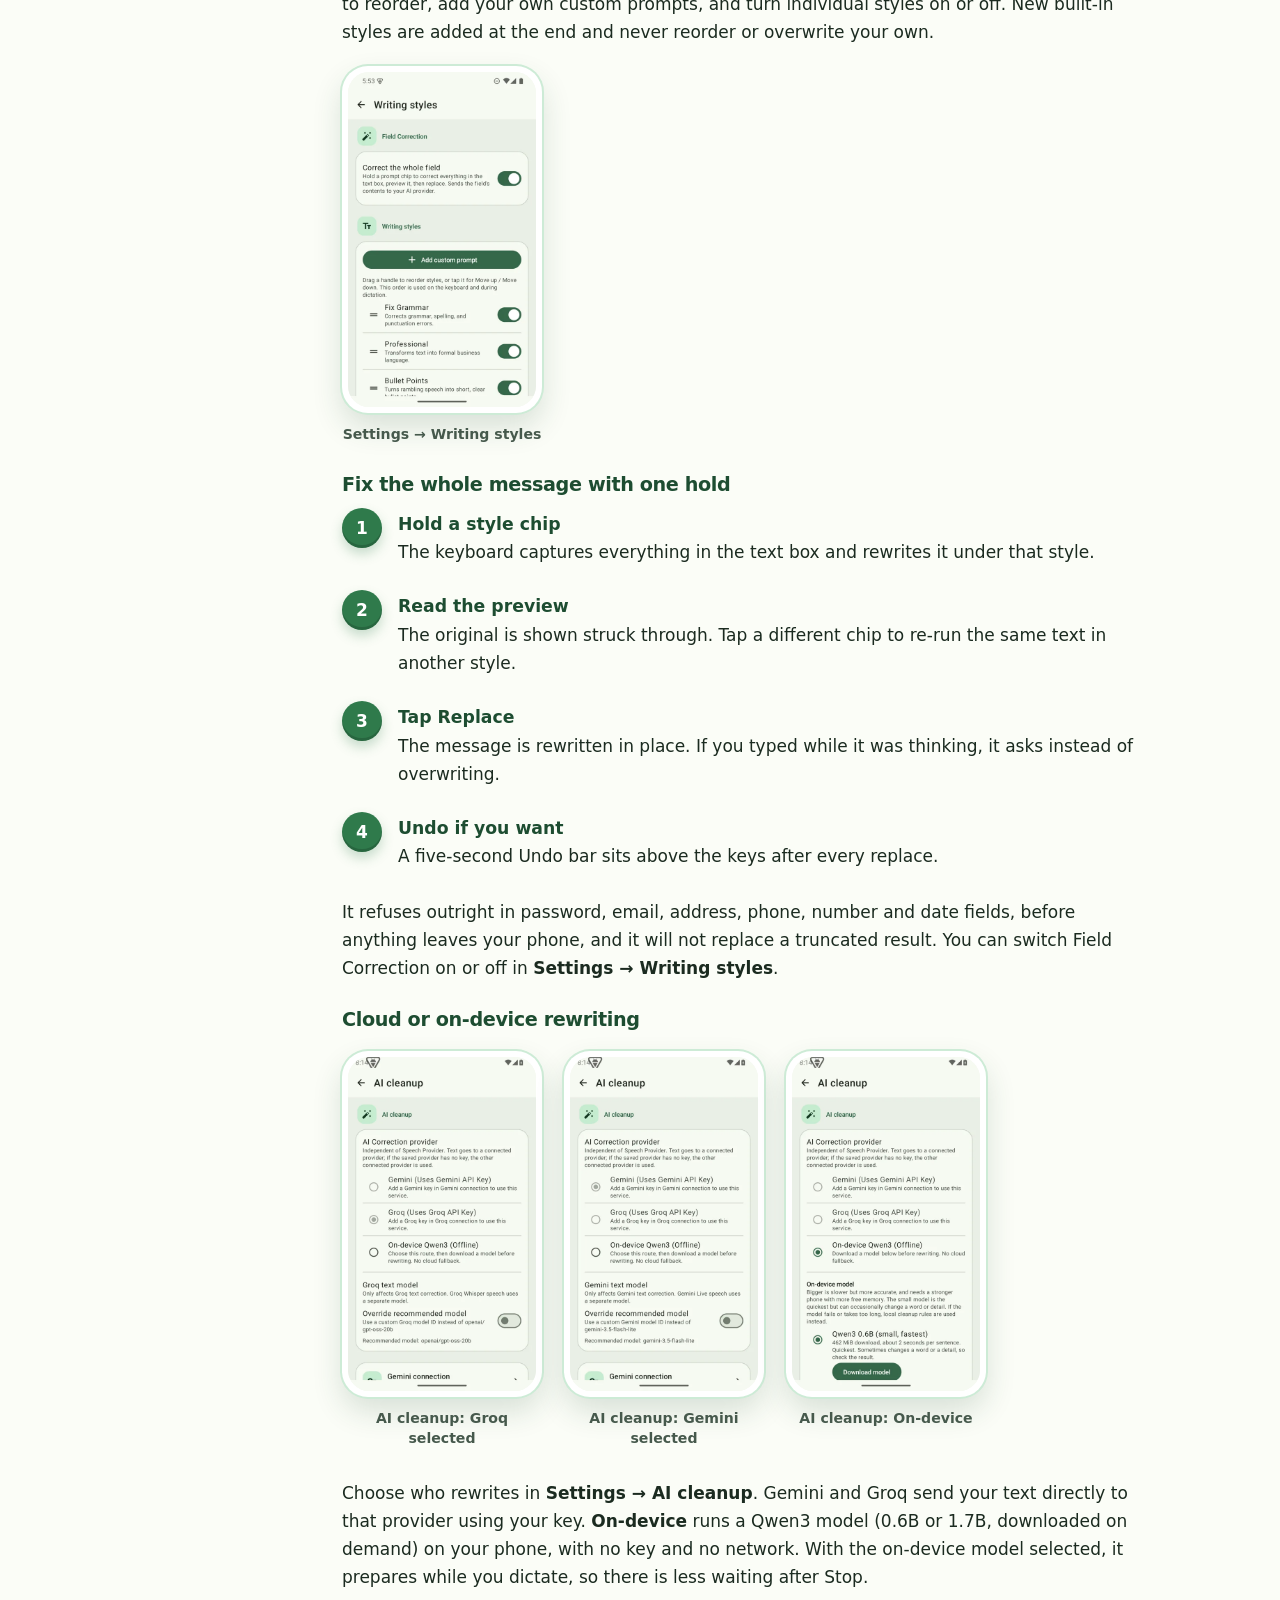
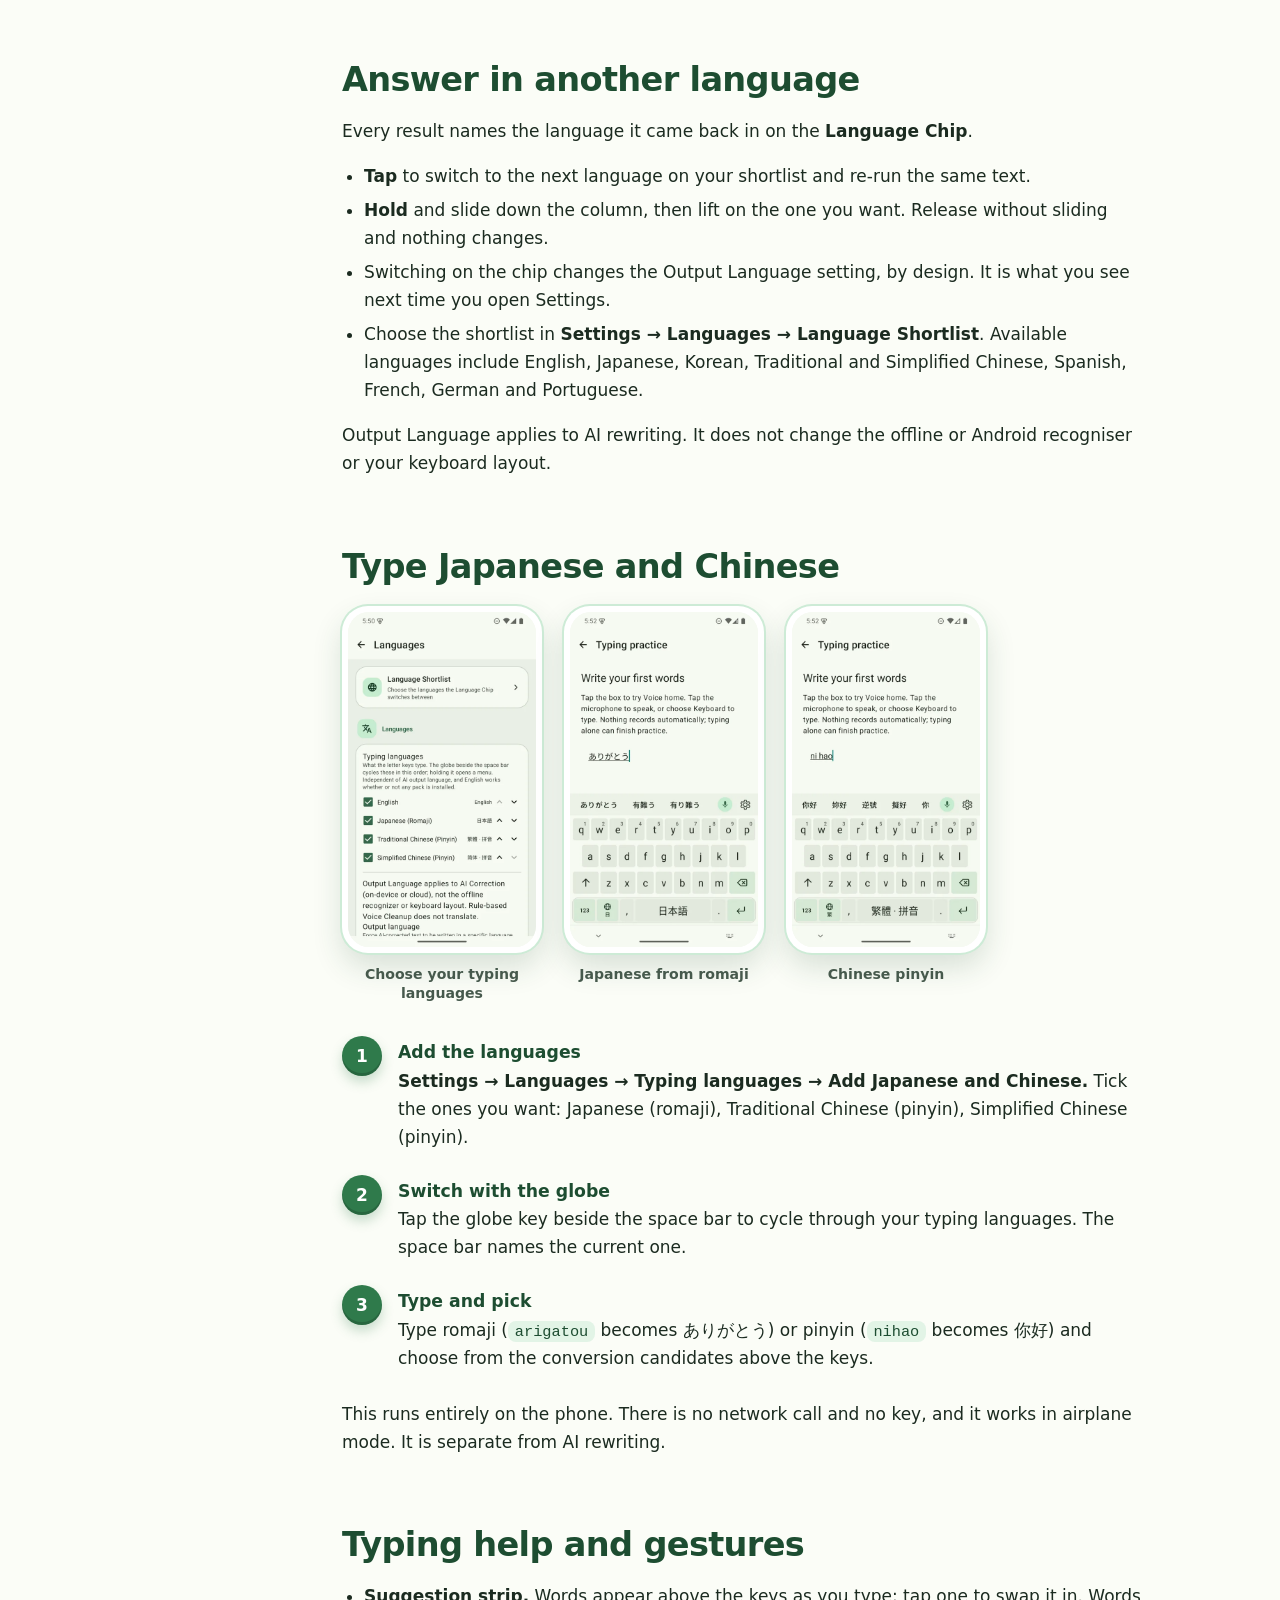
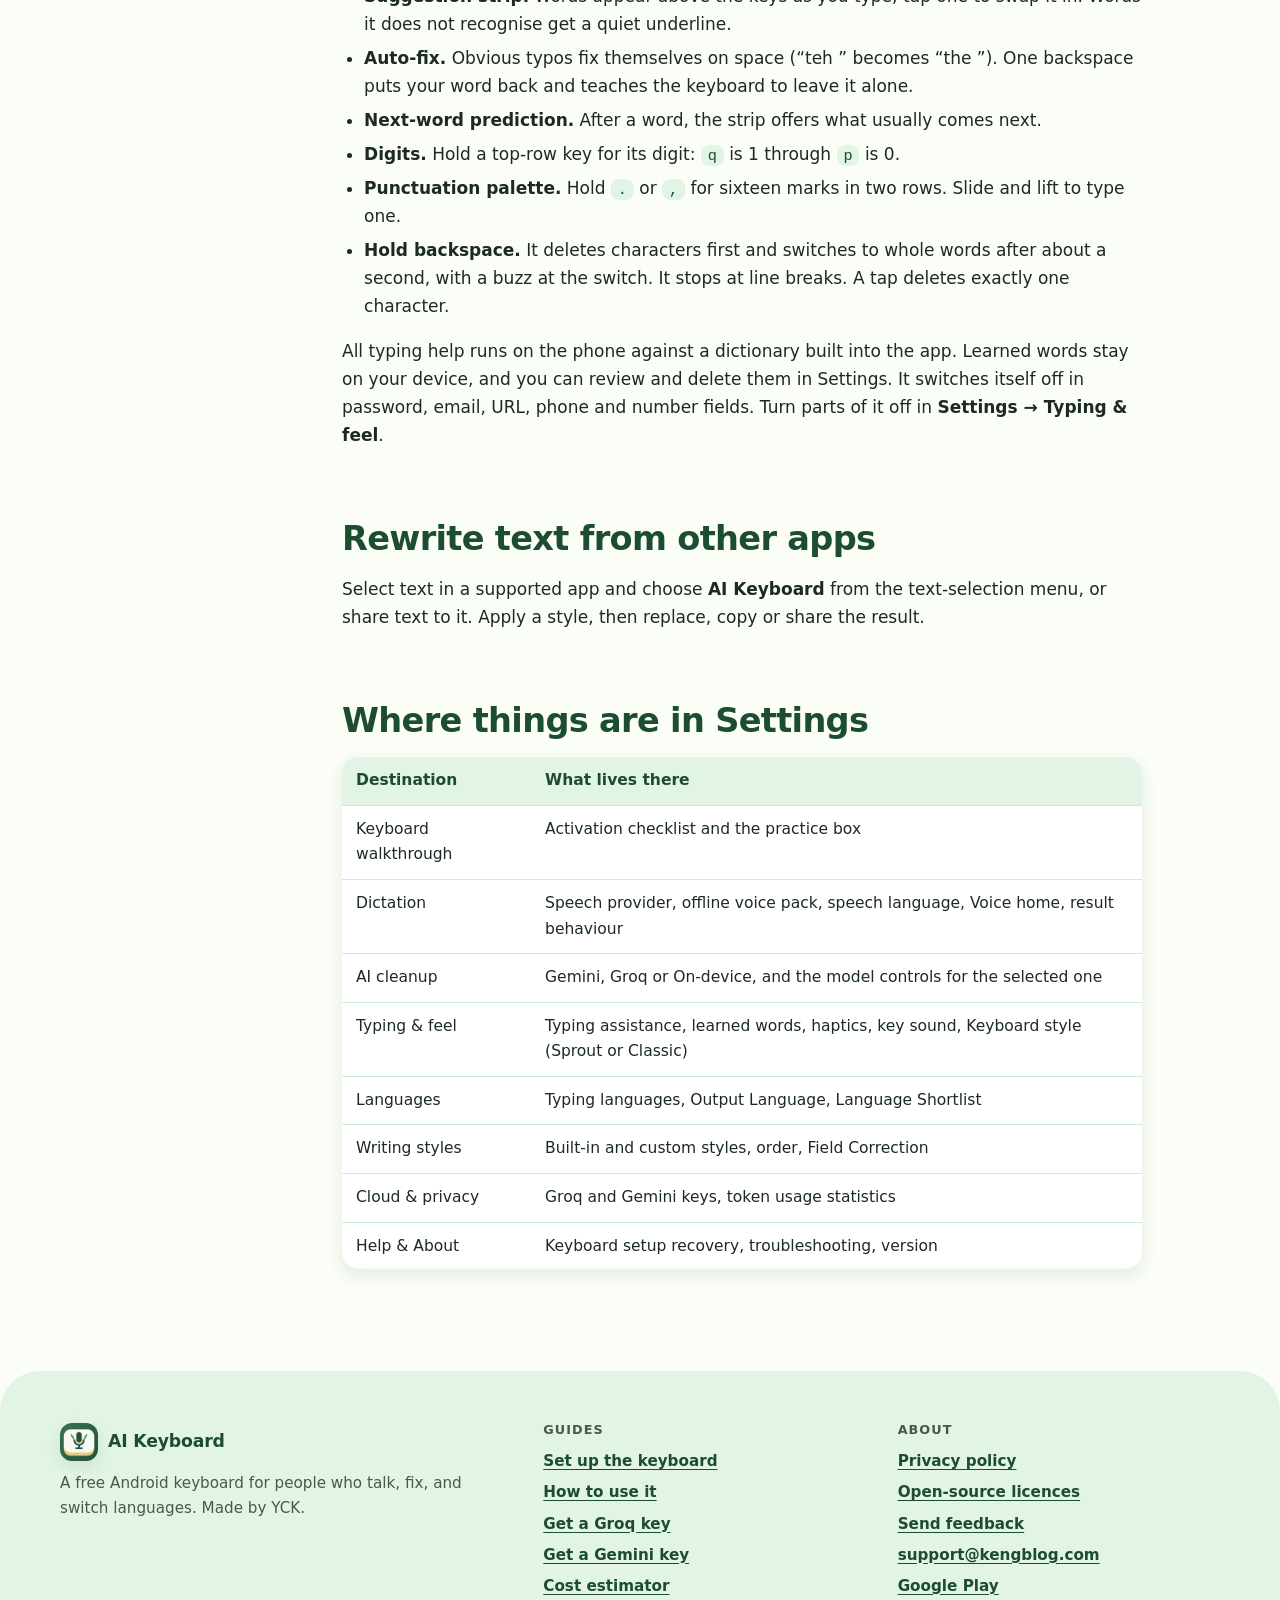
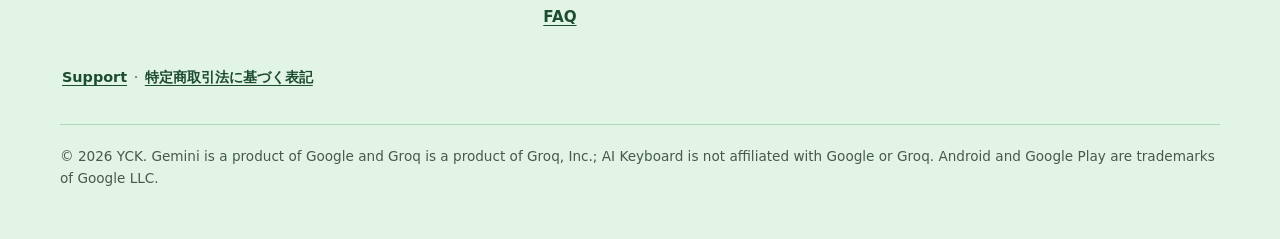
<file: usage.html>
<!doctype html>
<html lang="en">
<head>
<!-- Google tag (gtag.js) -->
<script async src="https://www.googletagmanager.com/gtag/js?id=G-QLFWNZWDSS"></script>
<script>
  window.dataLayer = window.dataLayer || [];
  function gtag(){dataLayer.push(arguments);}
  gtag('js', new Date());

  gtag('config', 'G-QLFWNZWDSS', { content_group: 'ai-keyboard' });
</script>
<script defer src="https://yck2024.github.io/oai-html/assets/analytics.js"></script>
<script>document.documentElement.classList.add('js');</script>
<meta charset="utf-8">
<meta name="viewport" content="width=device-width, initial-scale=1">
<title>How to use AI Keyboard — AI Keyboard</title>
<meta name="description" content="Dictate, rewrite with writing styles, switch the output language with the Language Chip, and type Japanese and Chinese on-device. A guide to every feature in version 2.2.">
<meta name="color-scheme" content="light dark">
<meta name="theme-color" content="#356849">
<link rel="icon" type="image/png" sizes="32x32" href="assets/img/favicon-32.png">
<link rel="apple-touch-icon" href="assets/img/apple-touch-icon.png">
<meta property="og:type" content="website">
<meta property="og:title" content="How to use AI Keyboard — AI Keyboard">
<meta property="og:description" content="Dictate, rewrite with writing styles, switch the output language with the Language Chip, and type Japanese and Chinese on-device. A guide to every feature in version 2.2.">
<meta property="og:image" content="https://yck2024.github.io/ai-keyboard/assets/img/feature-graphic.png">
<meta property="og:url" content="https://yck2024.github.io/ai-keyboard/usage.html">
<meta name="twitter:card" content="summary_large_image">
<link rel="stylesheet" href="assets/css/site.css">
</head>
<body>
<a class="skip-link" href="#main">Skip to content</a>
<header class="site-header">
  <div class="container">
    <a class="brand" href="index.html"><img src="assets/img/icon-192.png" width="36" height="36" alt="">AI Keyboard</a>
    <nav class="site-nav" aria-label="Main">
      <a href="index.html#features">Features</a> <a href="setup.html">Set up</a> <a href="usage.html" aria-current="page">How to use</a> <a href="api-keys.html">AI providers</a> <a href="faq.html">FAQ</a> <a href="privacy.html">Privacy</a> <a class="header-cta" href="https://play.google.com/store/apps/details?id=com.kengblog.aikeyboard">Get the app</a>
    </nav>
  </div>
</header>
<main id="main">
<div class="page-head"><div class="container"><p class="crumbs"><a href="index.html">Home</a> / How to use</p><h1>How to use AI Keyboard</h1><p>Voice, writing styles, languages and typing, one section each. Everything here is in version 2.2.</p></div></div>
<div class="page"><div class="container"><div class="layout">
<nav class="toc" aria-label="On this page"><strong>On this page</strong><ol><li><a href="#voice-home">Voice home</a></li><li><a href="#dictation">Dictation</a></li><li><a href="#styles">Writing styles</a></li><li><a href="#language-chip">Language Chip</a></li><li><a href="#cjk">Japanese &amp; Chinese</a></li><li><a href="#typing">Typing &amp; gestures</a></li><li><a href="#transform">Other apps</a></li><li><a href="#settings-map">Settings map</a></li></ol></nav>
<article>

<h2 id="voice-home">Voice home or keyboard home</h2>
<p>With <strong>Voice home</strong> on, the keyboard opens to a large microphone and one full-width <strong>Keyboard</strong> button. Tap the mic to dictate. After a dictation you stay mic-ready; tap <strong>Keyboard</strong> to edit by typing. A genuine refocus on a text field returns you to your chosen home.</p>
<ul>
  <li>Nothing records until you tap the microphone.</li>
  <li>Password and number fields always keep their keys.</li>
  <li>Output language and writing style stay with the result.</li>
  <li>Turn it on or off in <strong>Settings → Dictation → Use voice as home</strong>. Existing installs stay keys-first until you opt in.</li>
</ul>

<div class="shot-row"><figure class="phone"><div class="phone-frame"><img src="assets/img/screens/01-voice-home.webp" width="540" height="960" alt="Voice home with a large microphone and a full-width Keyboard button" loading="lazy" decoding="async"></div><figcaption>Voice home</figcaption></figure><figure class="phone"><div class="phone-frame"><img src="assets/img/screens/settings-dictation.webp" width="540" height="960" alt="Dictation settings with the Use voice as home switch" loading="lazy" decoding="async"></div><figcaption>Settings → Dictation</figcaption></figure></div>
<h2 id="dictation">Dictation</h2>
<p>Tap the microphone, speak, then stop. The result appears in a preview panel with a badge naming the model that produced it (Android's built-in recogniser shows no badge, because it runs on your phone and has no model to name).</p>
<div class="table-wrap"><table>
<thead><tr><th>Provider</th><th>How it works</th><th>Key</th><th>Network</th></tr></thead>
<tbody>
<tr><td><strong>Offline: SenseVoice</strong></td><td>Runs on your phone after a one-time ~228&nbsp;MiB download. The panel fills with live draft text while you speak; Stop transcribes the full recording for the final text. Japanese, Mandarin, Korean, Cantonese and English only.</td><td>None</td><td>Only for the one-time download</td></tr>
<tr><td><strong>Android speech</strong></td><td>Your phone's own speech service. Language support depends on the service.</td><td>None</td><td>Depends on the service; it may use the network</td></tr>
<tr><td><strong>Groq Whisper</strong> (large-v3)</td><td>Audio is sent in pause-aligned 20–30 second chunks while you speak, so long messages appear progressively. A failed chunk is retried once; text that did succeed is kept.</td><td><a href="groq-api-key.html">Groq key</a></td><td>Yes, direct to Groq</td></tr>
<tr><td><strong>Gemini Live</strong> (3.1 Flash Live)</td><td>Streams a transcript. It arrives at pauses rather than word by word, and Japanese and Chinese come back without stray spaces.</td><td><a href="gemini-api-key.html">Gemini key</a></td><td>Yes, direct to Google</td></tr>
</tbody></table></div>
<p>Choose the provider in <strong>Settings → Dictation → Speech provider</strong>. For online providers, <strong>Speech language</strong> defaults to Auto-detect; Gemini treats an explicit choice as a hint. Deleting the offline pack or clearing a key asks for confirmation and tells you that a selected provider will fall back to Android speech.</p>

<div class="shot-row"><figure class="phone"><div class="phone-frame"><img src="assets/img/screens/listening-android.webp" width="540" height="960" alt="Android speech listening panel with Stop + AI and Stop (no AI) buttons" loading="lazy" decoding="async"></div><figcaption>Listening, with Stop + AI or Stop (no AI)</figcaption></figure><figure class="phone"><div class="phone-frame"><img src="assets/img/screens/02-live-dictation.webp" width="540" height="960" alt="Offline SenseVoice listening with live draft text" loading="lazy" decoding="async"></div><figcaption>Offline SenseVoice shows live text</figcaption></figure><figure class="phone"><div class="phone-frame"><img src="assets/img/screens/03-dictation-result.webp" width="540" height="960" alt="A dictated sentence next to its Fix Grammar rewrite with Insert and Copy" loading="lazy" decoding="async"></div><figcaption>The result, with the model badge</figcaption></figure></div>
<h3 id="stop">Stop + AI, or Stop (no AI)</h3>
<ul>
  <li><strong>Stop + AI</strong> applies your selected writing style to the transcript. Tapping the mic to stop does the same: your words are inserted right away, then swapped for the cleaned version when the AI finishes. If the AI fails or you move on, your original words stay.</li>
  <li><strong>Stop (no AI)</strong> inserts the transcript as it is. An automatic stop after silence also inserts without AI.</li>
  <li>Deselect every writing style and AI cleanup is off. Your speech provider still handles the audio.</li>
</ul>
<p>If a speech provider is not set up, a style is selected but no key is saved, a reply comes back cut off, or a field refuses voice input, the keyboard says so in its own panel.</p>

<h2 id="styles">Writing styles</h2>
<p>The chips above the keys are your writing styles. Eight ship built in:</p>
<ul class="chips">
  <li>Fix Grammar</li><li>Professional</li><li>Bullet points</li><li>Casual</li><li>Concise</li><li>Summary</li><li>Reply-ready</li><li>To-do List</li>
</ul>
<p><strong>Bullet points</strong> turns a scrambled thought into a short clean list of up to six bullets, with no padding and with names and numbers exactly as you said them. <strong>Reply-ready</strong> turns rambling fragments into a message you can send. All eight work with Gemini, with Groq, and with the free on-device model.</p>
<p>In <strong>Settings → Writing styles</strong> you can drag a style's handle (or use Move up / Move down) to reorder, add your own custom prompts, and turn individual styles on or off. New built-in styles are added at the end and never reorder or overwrite your own.</p>

<div class="shot-row"><figure class="phone"><div class="phone-frame"><img src="assets/img/screens/07-writing-styles.webp" width="540" height="960" alt="Writing styles settings with Field Correction and reorderable styles" loading="lazy" decoding="async"></div><figcaption>Settings → Writing styles</figcaption></figure></div>
<h3 id="field-correction">Fix the whole message with one hold</h3>
<ol class="steps">
  <li><strong>Hold a style chip</strong>The keyboard captures everything in the text box and rewrites it under that style.</li>
  <li><strong>Read the preview</strong>The original is shown struck through. Tap a different chip to re-run the same text in another style.</li>
  <li><strong>Tap Replace</strong>The message is rewritten in place. If you typed while it was thinking, it asks instead of overwriting.</li>
  <li><strong>Undo if you want</strong>A five-second Undo bar sits above the keys after every replace.</li>
</ol>
<p>It refuses outright in password, email, address, phone, number and date fields, before anything leaves your phone, and it will not replace a truncated result. You can switch Field Correction on or off in <strong>Settings → Writing styles</strong>.</p>

<h3 id="cloud-or-local">Cloud or on-device rewriting</h3>
<div class="shot-row"><figure class="phone"><div class="phone-frame"><img src="assets/img/screens/ai-cleanup-groq.webp" width="540" height="960" alt="AI cleanup settings with Groq selected as the correction provider" loading="lazy" decoding="async"></div><figcaption>AI cleanup: Groq selected</figcaption></figure><figure class="phone"><div class="phone-frame"><img src="assets/img/screens/ai-cleanup-gemini.webp" width="540" height="960" alt="AI cleanup settings with Gemini selected as the correction provider" loading="lazy" decoding="async"></div><figcaption>AI cleanup: Gemini selected</figcaption></figure><figure class="phone"><div class="phone-frame"><img src="assets/img/screens/ai-cleanup-local.webp" width="540" height="960" alt="AI cleanup settings with On-device Qwen3 selected and a Download model button" loading="lazy" decoding="async"></div><figcaption>AI cleanup: On-device</figcaption></figure></div>
<p>Choose who rewrites in <strong>Settings → AI cleanup</strong>. Gemini and Groq send your text directly to that provider using your key. <strong>On-device</strong> runs a Qwen3 model (0.6B or 1.7B, downloaded on demand) on your phone, with no key and no network. With the on-device model selected, it prepares while you dictate, so there is less waiting after Stop.</p>

<h2 id="language-chip">Answer in another language</h2>
<p>Every result names the language it came back in on the <strong>Language Chip</strong>.</p>
<ul>
  <li><strong>Tap</strong> to switch to the next language on your shortlist and re-run the same text.</li>
  <li><strong>Hold</strong> and slide down the column, then lift on the one you want. Release without sliding and nothing changes.</li>
  <li>Switching on the chip changes the Output Language setting, by design. It is what you see next time you open Settings.</li>
  <li>Choose the shortlist in <strong>Settings → Languages → Language Shortlist</strong>. Available languages include English, Japanese, Korean, Traditional and Simplified Chinese, Spanish, French, German and Portuguese.</li>
</ul>
<p>Output Language applies to AI rewriting. It does not change the offline or Android recogniser or your keyboard layout.</p>

<h2 id="cjk">Type Japanese and Chinese</h2>
<div class="shot-row"><figure class="phone"><div class="phone-frame"><img src="assets/img/screens/06-typing-languages.webp" width="540" height="960" alt="Languages settings with English, Japanese romaji, Traditional and Simplified Chinese pinyin typing languages" loading="lazy" decoding="async"></div><figcaption>Choose your typing languages</figcaption></figure><figure class="phone"><div class="phone-frame"><img src="assets/img/screens/04-japanese-typing.webp" width="540" height="960" alt="Typing ありがとう with Japanese candidates above the keys" loading="lazy" decoding="async"></div><figcaption>Japanese from romaji</figcaption></figure><figure class="phone"><div class="phone-frame"><img src="assets/img/screens/05-chinese-typing.webp" width="540" height="960" alt="Typing ni hao with Chinese pinyin candidates above the keys" loading="lazy" decoding="async"></div><figcaption>Chinese pinyin</figcaption></figure></div>
<ol class="steps">
  <li><strong>Add the languages</strong><strong>Settings → Languages → Typing languages → Add Japanese and Chinese.</strong> Tick the ones you want: Japanese (romaji), Traditional Chinese (pinyin), Simplified Chinese (pinyin).</li>
  <li><strong>Switch with the globe</strong>Tap the globe key beside the space bar to cycle through your typing languages. The space bar names the current one.</li>
  <li><strong>Type and pick</strong>Type romaji (<code>arigatou</code> becomes ありがとう) or pinyin (<code>nihao</code> becomes 你好) and choose from the conversion candidates above the keys.</li>
</ol>
<p>This runs entirely on the phone. There is no network call and no key, and it works in airplane mode. It is separate from AI rewriting.</p>

<h2 id="typing">Typing help and gestures</h2>
<ul>
  <li><strong>Suggestion strip.</strong> Words appear above the keys as you type; tap one to swap it in. Words it does not recognise get a quiet underline.</li>
  <li><strong>Auto-fix.</strong> Obvious typos fix themselves on space (“teh ” becomes “the ”). One backspace puts your word back and teaches the keyboard to leave it alone.</li>
  <li><strong>Next-word prediction.</strong> After a word, the strip offers what usually comes next.</li>
  <li><strong>Digits.</strong> Hold a top-row key for its digit: <code>q</code> is 1 through <code>p</code> is 0.</li>
  <li><strong>Punctuation palette.</strong> Hold <code>.</code> or <code>,</code> for sixteen marks in two rows. Slide and lift to type one.</li>
  <li><strong>Hold backspace.</strong> It deletes characters first and switches to whole words after about a second, with a buzz at the switch. It stops at line breaks. A tap deletes exactly one character.</li>
</ul>
<p>All typing help runs on the phone against a dictionary built into the app. Learned words stay on your device, and you can review and delete them in Settings. It switches itself off in password, email, URL, phone and number fields. Turn parts of it off in <strong>Settings → Typing &amp; feel</strong>.</p>

<h2 id="transform">Rewrite text from other apps</h2>
<p>Select text in a supported app and choose <strong>AI Keyboard</strong> from the text-selection menu, or share text to it. Apply a style, then replace, copy or share the result.</p>

<h2 id="settings-map">Where things are in Settings</h2>
<div class="table-wrap"><table>
<thead><tr><th>Destination</th><th>What lives there</th></tr></thead>
<tbody>
<tr><td>Keyboard walkthrough</td><td>Activation checklist and the practice box</td></tr>
<tr><td>Dictation</td><td>Speech provider, offline voice pack, speech language, Voice home, result behaviour</td></tr>
<tr><td>AI cleanup</td><td>Gemini, Groq or On-device, and the model controls for the selected one</td></tr>
<tr><td>Typing &amp; feel</td><td>Typing assistance, learned words, haptics, key sound, Keyboard style (Sprout or Classic)</td></tr>
<tr><td>Languages</td><td>Typing languages, Output Language, Language Shortlist</td></tr>
<tr><td>Writing styles</td><td>Built-in and custom styles, order, Field Correction</td></tr>
<tr><td>Cloud &amp; privacy</td><td>Groq and Gemini keys, token usage statistics</td></tr>
<tr><td>Help &amp; About</td><td>Keyboard setup recovery, troubleshooting, version</td></tr>
</tbody></table></div>

</article>
</div></div></div>
</main>
<footer class="site-footer">
  <div class="container">
    <div class="cols">
      <div>
        <a class="brand" href="index.html"><img src="assets/img/icon-192.png" width="36" height="36" alt="">AI Keyboard</a>
        <p>A free Android keyboard for people who talk, fix, and switch languages. Made by YCK.</p>
      </div>
      <div>
        <h2>Guides</h2>
        <ul>
          <li><a href="setup.html">Set up the keyboard</a></li>
          <li><a href="usage.html">How to use it</a></li>
          <li><a href="groq-api-key.html">Get a Groq key</a></li>
          <li><a href="gemini-api-key.html">Get a Gemini key</a></li>
          <li><a href="gemini-cost-estimator.html">Cost estimator</a></li>
          <li><a href="faq.html">FAQ</a></li>
        </ul>
      </div>
      <div>
        <h2>About</h2>
        <ul>
          <li><a href="privacy.html">Privacy policy</a></li>
          <li><a href="licenses.html">Open-source licences</a></li>
          <li><a href="https://forms.gle/EVX64Rimp2fQsJxh8">Send feedback</a></li>
          <li><a href="mailto:support@kengblog.com">support@kengblog.com</a></li>
          <li><a href="https://play.google.com/store/apps/details?id=com.kengblog.aikeyboard">Google Play</a></li>
        </ul>
      </div>
    </div>
    <p class="fine-links"><a href="https://ko-fi.com/kengblog" target="_blank" rel="noopener">Support</a> <span aria-hidden="true">·</span> <a href="https://kengblog.com/tokushoho" target="_blank" rel="noopener" lang="ja">特定商取引法に基づく表記</a></p>
    <p class="fine">&copy; 2026 YCK. Gemini is a product of Google and Groq is a product of Groq, Inc.; AI Keyboard is not affiliated with Google or Groq. Android and Google Play are trademarks of Google LLC.</p>
  </div>
</footer>
<script src="assets/js/site.js" defer></script>
</body>
</html>
</file>
<file: assets/css/site.css>
/* AI Keyboard site: light, friendly "Sprout" look.
   Mint and leaf greens with a butter accent; the greens come from the app's Sprout.kt palette,
   lifted to a light, cheerful surface. Light only, so contrast is the same for everyone. */

:root {
  --leaf: #2f7a4b;            /* primary: buttons, links (5.4:1 on white) */
  --leaf-deep: #1d4d31;       /* headings, strong text */
  --on-leaf: #ffffff;
  --mint-50: #f1faf2;
  --mint-100: #e2f4e6;
  --mint-200: #cdebd6;
  --mint-300: #a8d9b8;
  --butter-100: #fff7d1;
  --butter-200: #fbeba3;
  --butter-300: #f5dc73;
  --on-butter: #3d3205;
  --bg: #fbfdf7;
  --card: #ffffff;
  --ink: #1b2b20;
  --ink-soft: #46594c;        /* 7:1 on white */
  --outline: #c7d9cb;
  --error-bg: #ffe3df;
  --radius: 28px;
  --radius-sm: 16px;
  --clay: 0 2px 0 rgba(255, 255, 255, 0.95) inset, 0 -3px 0 rgba(47, 122, 75, 0.07) inset, 0 12px 28px rgba(47, 122, 75, 0.13);
  --clay-sm: 0 2px 0 rgba(255, 255, 255, 0.95) inset, 0 -2px 0 rgba(47, 122, 75, 0.07) inset, 0 6px 16px rgba(47, 122, 75, 0.12);
  --maxw: 1160px;
  --prose: 720px;
  --font: ui-rounded, "SF Pro Rounded", "Nunito", "Varela Round", system-ui, -apple-system, "Segoe UI", Roboto, "Noto Sans", "Noto Sans JP", "Noto Sans SC", "Helvetica Neue", Arial, sans-serif;
}

*, *::before, *::after { box-sizing: border-box; }
html { scroll-behavior: smooth; -webkit-text-size-adjust: 100%; color-scheme: light; }

body {
  margin: 0; background: var(--bg); color: var(--ink);
  font: 400 1.0625rem/1.65 var(--font);
  overflow-x: hidden;
}

img { max-width: 100%; height: auto; display: block; }
a { color: var(--leaf); text-underline-offset: 3px; }
a:hover { text-decoration-thickness: 2px; }
:focus-visible { outline: 3px solid #b88a00; outline-offset: 3px; border-radius: 8px; }

h1, h2, h3 { line-height: 1.15; letter-spacing: -0.02em; margin: 0 0 0.5em; color: var(--leaf-deep); }
h1 { font-size: clamp(2.1rem, 5vw, 3.2rem); font-weight: 800; }
h2 { font-size: clamp(1.55rem, 3.2vw, 2.1rem); font-weight: 800; }
h3 { font-size: 1.2rem; font-weight: 750; }
p { margin: 0 0 1em; }
ul, ol { margin: 0 0 1em; padding-left: 1.3em; }
li { margin-bottom: 0.35em; }
code, kbd { font: 0.9em ui-monospace, SFMono-Regular, Menlo, Consolas, monospace; background: var(--mint-100); color: var(--leaf-deep); padding: 0.1em 0.45em; border-radius: 8px; }

.container { width: min(100% - 32px, var(--maxw)); margin-inline: auto; }
.skip-link { position: absolute; left: 12px; top: -60px; z-index: 100; background: var(--leaf); color: var(--on-leaf); padding: 10px 16px; border-radius: 12px; }
.skip-link:focus { top: 12px; }

/* ---------- header ---------- */
.site-header { position: sticky; top: 0; z-index: 50; background: rgba(251, 253, 247, 0.86); backdrop-filter: saturate(1.5) blur(12px); -webkit-backdrop-filter: saturate(1.5) blur(12px); border-bottom: 1px solid rgba(47, 122, 75, 0.12); }
.site-header .container { display: flex; align-items: center; gap: 16px; min-height: 68px; }
.brand { display: inline-flex; align-items: center; gap: 10px; font-weight: 800; letter-spacing: -0.01em; color: var(--leaf-deep); text-decoration: none; white-space: nowrap; font-size: 1.08rem; }
.brand img { width: 38px; height: 38px; border-radius: 12px; box-shadow: var(--clay-sm); }
.site-nav { margin-left: auto; display: flex; gap: 2px; align-items: center; }
.site-nav a { color: var(--ink-soft); text-decoration: none; font-weight: 700; font-size: 0.95rem; padding: 9px 14px; border-radius: 999px; white-space: nowrap; transition: background 0.15s, color 0.15s; }
.site-nav a:hover { background: var(--mint-100); color: var(--leaf-deep); }
.site-nav a[aria-current="page"] { background: var(--mint-200); color: var(--leaf-deep); }
.site-nav a.header-cta { display: none; }
@media (min-width: 861px) {
  .site-nav a.header-cta { display: inline-flex; align-items: center; min-height: 42px; padding: 0 20px; margin-left: 8px; background: var(--leaf); color: var(--on-leaf); box-shadow: 0 -3px 0 rgba(0, 0, 0, 0.16) inset, 0 6px 14px rgba(47, 122, 75, 0.25); }
  .site-nav a.header-cta:hover { background: var(--leaf); filter: brightness(1.06); color: var(--on-leaf); }
}
@media (max-width: 760px) {
  .site-header .container { flex-wrap: wrap; row-gap: 0; padding-block: 8px 4px; }
  .site-nav { width: 100%; margin-left: 0; padding-bottom: 6px; flex-wrap: wrap; }
  .site-header { position: static; }
}

/* ---------- buttons ---------- */
.btn {
  display: inline-flex; align-items: center; justify-content: center; gap: 8px; min-height: 52px; padding: 0 26px; border-radius: 999px;
  border: 0; font: 800 1rem/1 var(--font); text-decoration: none; cursor: pointer;
  background: var(--leaf); color: var(--on-leaf);
  box-shadow: 0 -3px 0 rgba(0, 0, 0, 0.16) inset, 0 8px 18px rgba(47, 122, 75, 0.28);
  transition: transform 0.15s ease, box-shadow 0.15s ease, filter 0.15s;
}
.btn:hover { transform: translateY(-2px); filter: brightness(1.05); }
.btn:active { transform: translateY(1px); box-shadow: 0 -1px 0 rgba(0, 0, 0, 0.16) inset, 0 3px 8px rgba(47, 122, 75, 0.25); }
.btn-soft { background: var(--mint-200); color: var(--leaf-deep); box-shadow: 0 -3px 0 rgba(47, 122, 75, 0.14) inset, 0 6px 14px rgba(47, 122, 75, 0.12); }
.btn-ghost { background: #fff; color: var(--leaf-deep); box-shadow: 0 0 0 2px var(--mint-300) inset, 0 6px 14px rgba(47, 122, 75, 0.08); }
.btn-butter { background: var(--butter-200); color: var(--on-butter); box-shadow: 0 -3px 0 rgba(120, 90, 0, 0.18) inset, 0 8px 18px rgba(184, 138, 0, 0.25); }
.btn-row { display: flex; flex-wrap: wrap; gap: 12px; }
.btn svg { width: 20px; height: 20px; flex: none; }

/* ---------- hero ---------- */
.hero { position: relative; overflow: hidden; background: linear-gradient(180deg, #def3e3 0%, #eefaef 55%, var(--bg) 100%); }
.hero::before, .hero::after { content: ""; position: absolute; border-radius: 50%; pointer-events: none; }
.hero::before { width: 560px; height: 560px; right: -140px; top: -180px; background: radial-gradient(circle, rgba(251, 235, 163, 0.85), rgba(251, 235, 163, 0) 68%); }
.hero::after { width: 520px; height: 520px; left: -200px; bottom: -220px; background: radial-gradient(circle, rgba(168, 217, 184, 0.7), rgba(168, 217, 184, 0) 70%); }
.hero .container { position: relative; z-index: 1; display: grid; grid-template-columns: 1.05fr 0.95fr; gap: 24px; align-items: center; padding-block: 72px 56px; }
.hero .eyebrow { display: inline-flex; align-items: center; gap: 8px; background: #fff; color: var(--leaf-deep); font-weight: 800; font-size: 0.85rem; padding: 7px 16px 7px 12px; border-radius: 999px; box-shadow: var(--clay-sm); margin-bottom: 20px; }
.hero .eyebrow::before { content: ""; width: 10px; height: 10px; border-radius: 50%; background: var(--leaf); box-shadow: 0 0 0 4px var(--mint-200); }
.hero h1 { font-size: clamp(2.3rem, 5.2vw, 3.6rem); line-height: 1.06; letter-spacing: -0.03em; }
.hero h1 span { display: block; color: var(--leaf); }
.hero h1 span em { font-style: normal; background: linear-gradient(transparent 62%, var(--butter-300) 62%, var(--butter-300) 92%, transparent 92%); padding: 0 4px; margin: 0 -4px; }
.hero .lead { font-size: 1.2rem; max-width: 36ch; color: var(--ink-soft); }
.hero .note { font-size: 0.92rem; color: var(--ink-soft); margin-top: 16px; }
.hero-copy { padding-bottom: 8px; }

.hero-visual { position: relative; min-height: 520px; }
.hero-phones { position: relative; display: flex; justify-content: center; align-items: flex-end; gap: 18px; height: 100%; }
.hero-phones .phone { width: min(46%, 250px); }
.hero-phones .phone:first-child { margin-bottom: 36px; }
.hero-phones .phone:nth-child(3), .float { display: none; }

/* shared phone frame */
.phone { margin: 0; }
.phone-frame { border-radius: 30px; padding: 7px; background: #fff; box-shadow: 0 0 0 2px var(--mint-200), 0 22px 44px rgba(29, 77, 49, 0.2); }
.phone-frame img { border-radius: 24px; width: 100%; aspect-ratio: 9 / 16; object-fit: cover; background: #f7faf2; }
.phone figcaption { margin-top: 12px; font-size: 0.92rem; color: var(--ink-soft); text-align: center; font-weight: 600; }
.hero .phone-frame { border-bottom-left-radius: 0; border-bottom-right-radius: 0; padding-bottom: 0; }
.hero .phone-frame img { border-bottom-left-radius: 0; border-bottom-right-radius: 0; aspect-ratio: 9 / 14; object-position: top; }

/* proof strip */
.proof { padding-block: 0 8px; margin-top: -8px; position: relative; z-index: 2; }
.proof ul { list-style: none; display: flex; flex-wrap: wrap; justify-content: center; gap: 10px; margin: 0; padding: 0; }
.proof li { margin: 0; display: inline-flex; align-items: center; gap: 8px; background: #fff; border-radius: 999px; padding: 8px 16px; font-weight: 700; font-size: 0.92rem; color: var(--leaf-deep); box-shadow: var(--clay-sm); }
.proof svg { width: 18px; height: 18px; color: var(--leaf); flex: none; }

@media (max-width: 860px) {
  .hero .container { grid-template-columns: 1fr; padding-block: 44px 0; gap: 8px; }
  .hero-visual { min-height: 0; }
  .hero-phones { align-self: center; }
  .hero-phones .phone { width: min(42%, 190px); }
  .hero-copy { padding-bottom: 28px; }
  .proof { margin-top: 0; padding-block: 20px 0; }
}

/* desktop hero: three fanned phones with floating chips */
@media (min-width: 861px) {
  .hero-visual { min-height: 560px; }
  .hero-phones { gap: 0; align-items: center; justify-content: center; }
  .hero-phones .phone { position: absolute; width: 232px; }
  .hero-phones .phone .phone-frame { border-radius: 34px; padding: 8px; }
  .hero-phones .phone .phone-frame img { border-radius: 27px; aspect-ratio: 9 / 16; }
  .hero .phone-frame { border-bottom-left-radius: 34px; border-bottom-right-radius: 34px; padding-bottom: 8px; }
  .hero .phone-frame img { border-bottom-left-radius: 27px; border-bottom-right-radius: 27px; aspect-ratio: 9 / 16; object-position: center; }
  .hero-phones .phone:nth-child(1) { left: 2%; top: 70px; margin: 0; transform: rotate(-7deg); z-index: 1; }
  .hero-phones .phone:nth-child(2) { left: 50%; top: 10px; margin-left: -116px; z-index: 3; }
  .hero-phones .phone:nth-child(3) { display: block; right: 2%; top: 70px; transform: rotate(7deg); z-index: 1; }
  .hero-phones .phone:nth-child(2) .phone-frame { animation: bob 6s ease-in-out infinite; }
  .float { display: inline-flex; align-items: center; gap: 8px; position: absolute; z-index: 4; background: #fff; color: var(--leaf-deep); font-weight: 800; font-size: 0.92rem; padding: 10px 16px; border-radius: 999px; box-shadow: var(--clay); animation: bob 5s ease-in-out infinite; }
  .float svg { width: 18px; height: 18px; color: var(--leaf); }
  .float.f1 { left: -2%; top: 40px; animation-delay: -1s; }
  .float.f2 { right: -4%; top: 150px; background: var(--butter-200); color: var(--on-butter); animation-delay: -3s; }
  .float.f2 svg { color: #8a6a00; }
  .float.f3 { left: 6%; bottom: 40px; animation-delay: -2s; }
  .hero .container { padding-block: 80px 72px; }
}
@keyframes bob { 0%, 100% { translate: 0 0; } 50% { translate: 0 -9px; } }

/* ---------- sections ---------- */
section { padding-block: 72px; }
.section-head { max-width: var(--prose); margin-bottom: 36px; }
.section-head.center { text-align: center; margin-inline: auto; }
.section-head p { color: var(--ink-soft); font-size: 1.12rem; }
.kicker { display: inline-block; background: var(--butter-200); color: var(--on-butter); font-weight: 800; font-size: 0.78rem; letter-spacing: 0.06em; text-transform: uppercase; padding: 5px 14px; border-radius: 999px; margin-bottom: 14px; }
.tint { background: var(--mint-50); }

.cards { display: grid; grid-template-columns: repeat(auto-fit, minmax(250px, 1fr)); gap: 20px; }
.card { background: var(--card); border: 0; border-radius: var(--radius); padding: 26px; box-shadow: var(--clay); min-width: 0; }
.card h3 { margin-bottom: 0.4em; }
.card p:last-child, .card ul:last-child { margin-bottom: 0; }
.card .icon { width: 52px; height: 52px; border-radius: 18px; background: var(--mint-200); color: var(--leaf-deep); display: grid; place-items: center; margin-bottom: 16px; box-shadow: var(--clay-sm); }
.card .icon svg { width: 26px; height: 26px; }
.cards .card:nth-child(even) .icon { background: var(--butter-200); color: var(--on-butter); }
.why .card { transition: transform 0.2s ease; }
.why .card:hover { transform: translateY(-4px) rotate(-0.4deg); }
a.card { display: block; color: inherit; text-decoration: none; transition: transform 0.15s; }
a.card:hover { transform: translateY(-3px); }

/* feature rows */
.feature { display: grid; grid-template-columns: 1fr 260px; gap: 48px; align-items: center; padding-block: 36px; }
.feature:nth-child(even) { grid-template-columns: 260px 1fr; }
.feature:nth-child(even) .phone { order: -1; }
.feature .tag { display: inline-block; background: var(--butter-200); color: var(--on-butter); font-weight: 800; font-size: 0.78rem; letter-spacing: 0.06em; text-transform: uppercase; padding: 5px 14px; border-radius: 999px; margin-bottom: 12px; }
.feature .phone { justify-self: center; width: 100%; max-width: 260px; }
.phones { display: grid; grid-template-columns: 1fr 1fr; gap: 16px; justify-self: center; width: 100%; max-width: 440px; }
.feature.pair { grid-template-columns: 1fr 440px; }
.feature.pair:nth-child(even) { grid-template-columns: 440px 1fr; }
.feature.pair:nth-child(even) .phones { order: -1; }
.feature.pair .phones .phone { max-width: none; }
@media (max-width: 860px) {
  .feature, .feature:nth-child(even), .feature.pair, .feature.pair:nth-child(even) { grid-template-columns: 1fr; gap: 20px; padding-block: 28px; }
  .feature .phone, .feature:nth-child(even) .phone { order: 2; max-width: 240px; }
  .feature.pair .phones, .feature.pair:nth-child(even) .phones { order: 2; max-width: 400px; }
}

/* desktop: each feature becomes a soft panel the phone pops out of */
@media (min-width: 861px) {
  .features { display: grid; gap: 28px; }
  .features .feature { padding: 44px 56px; border-radius: 40px; background: #fff; box-shadow: var(--clay); position: relative; overflow: hidden; gap: 56px; }
  .features .feature::before { content: ""; position: absolute; width: 340px; height: 340px; border-radius: 50%; right: -90px; top: -110px; background: radial-gradient(circle, var(--mint-200), rgba(205, 235, 214, 0) 70%); pointer-events: none; }
  .features .feature:nth-child(even)::before { right: auto; left: -90px; background: radial-gradient(circle, var(--butter-200), rgba(251, 235, 163, 0) 70%); }
  .features .feature:nth-child(even) { background: #fffdf2; }
  .features .feature > * { position: relative; }
  .features .feature h3 { font-size: 1.75rem; }
  .features .feature .phone-frame { box-shadow: 0 0 0 2px var(--mint-200), 0 26px 50px rgba(29, 77, 49, 0.22); transition: transform 0.35s ease; }
  .features .feature:hover .phone-frame { transform: translateY(-6px) rotate(-1deg); }
  .features .feature .phones .phone:nth-child(2) { margin-top: 28px; }
}

/* screenshot showcase (desktop only) */
.showcase { display: none; }
@media (min-width: 861px) {
  .showcase { display: block; background: linear-gradient(180deg, var(--bg), var(--mint-100) 40%, var(--mint-100) 70%, var(--bg)); padding-block: 88px; overflow: hidden; }
  .showcase .head { display: flex; align-items: end; justify-content: space-between; gap: 24px; margin-bottom: 20px; }
  .showcase .head .section-head { margin-bottom: 0; }
  .arrows { display: flex; gap: 10px; }
  .arrow { width: 52px; height: 52px; border-radius: 50%; border: 0; background: #fff; color: var(--leaf-deep); cursor: pointer; display: grid; place-items: center; box-shadow: var(--clay-sm); transition: transform 0.15s; }
  .arrow:hover { transform: scale(1.08); }
  .arrow svg { width: 22px; height: 22px; }
  .strip { display: flex; gap: 28px; overflow-x: auto; scroll-snap-type: x mandatory; padding: 56px max(16px, calc((100vw - var(--maxw)) / 2)) 40px; scrollbar-width: none; }
  .strip::-webkit-scrollbar { display: none; }
  .strip .phone { flex: none; width: 236px; scroll-snap-align: center; transition: transform 0.3s ease; }
  .strip .phone:nth-child(even) { margin-top: 36px; }
  .strip .phone:hover { transform: translateY(-8px) rotate(-1.5deg); }
}

.chips { display: flex; flex-wrap: wrap; gap: 8px; margin: 0 0 1em; padding: 0; list-style: none; }
.chips li { margin: 0; background: var(--mint-100); color: var(--leaf-deep); padding: 7px 15px; border-radius: 999px; font-weight: 700; font-size: 0.92rem; box-shadow: var(--clay-sm); }
.chips li:nth-child(3n) { background: var(--butter-100); color: var(--on-butter); }

.privacy-strip { background: linear-gradient(135deg, var(--mint-200), var(--mint-100)); color: var(--leaf-deep); border-radius: 40px; padding: 44px; display: grid; grid-template-columns: 1.2fr 1fr; gap: 36px; align-items: center; box-shadow: var(--clay); }
.privacy-strip ul { margin: 0; list-style: none; padding: 0; display: grid; gap: 10px; }
.privacy-strip li { margin: 0; background: #fff; border-radius: 18px; padding: 12px 18px 12px 48px; position: relative; font-weight: 600; box-shadow: var(--clay-sm); }
.privacy-strip li::before { content: ""; position: absolute; left: 16px; top: 50%; width: 20px; height: 20px; margin-top: -10px; border-radius: 50%; background: var(--leaf) url("data:image/svg+xml,%3Csvg xmlns='http://www.w3.org/2000/svg' viewBox='0 0 20 20'%3E%3Cpath d='M5.5 10.5l3 3 6-6.5' fill='none' stroke='white' stroke-width='2.2' stroke-linecap='round' stroke-linejoin='round'/%3E%3C/svg%3E") center / 20px no-repeat; }
@media (max-width: 760px) { .privacy-strip { grid-template-columns: 1fr; padding: 26px; border-radius: 28px; } }

.cta { text-align: center; position: relative; overflow: hidden; background: linear-gradient(180deg, var(--bg), var(--mint-100)); }
.cta .btn-row { justify-content: center; }
.cta .container { position: relative; }

/* ---------- inner pages ---------- */
.page-head { position: relative; overflow: hidden; background: linear-gradient(180deg, #def3e3, #eefaef); padding-block: 52px 44px; }
.page-head::after { content: ""; position: absolute; width: 420px; height: 420px; right: -120px; top: -200px; border-radius: 50%; background: radial-gradient(circle, rgba(251, 235, 163, 0.85), rgba(251, 235, 163, 0) 70%); pointer-events: none; }
.page-head .container { position: relative; z-index: 1; }
.page-head h1 { font-size: clamp(1.9rem, 4.4vw, 2.8rem); margin-bottom: 0.3em; }
.page-head p { max-width: 60ch; margin: 0; color: var(--ink-soft); font-size: 1.12rem; }
.page-head .crumbs { font-size: 0.92rem; margin-bottom: 12px; color: var(--ink-soft); }
.page-head .crumbs a { color: var(--leaf); font-weight: 700; }

.page { padding-block: 44px 80px; }
.page .layout { display: grid; grid-template-columns: 230px minmax(0, 1fr); gap: 52px; }
.toc { position: sticky; top: 88px; align-self: start; font-size: 0.95rem; background: #fff; border-radius: 22px; padding: 18px 14px 14px; box-shadow: var(--clay-sm); }
.toc strong { display: block; margin: 0 0 8px 10px; color: var(--ink-soft); text-transform: uppercase; letter-spacing: 0.06em; font-size: 0.75rem; }
.toc ol, .toc ul { list-style: none; padding: 0; margin: 0; }
.toc li { margin: 0; }
.toc a { display: block; padding: 7px 12px; border-radius: 12px; color: var(--ink-soft); text-decoration: none; font-weight: 600; transition: background 0.15s; }
.toc a:hover { background: var(--mint-100); color: var(--leaf-deep); }
@media (max-width: 860px) {
  .page .layout { grid-template-columns: 1fr; gap: 20px; }
  .toc { position: static; border-radius: var(--radius-sm); padding: 14px 16px; }
  .toc ol, .toc ul { display: flex; flex-wrap: wrap; gap: 4px 10px; }
  .toc a { padding: 4px 10px; background: var(--mint-100); border-radius: 999px; }
}
.layout-single { display: block; }
.page article { max-width: 800px; min-width: 0; }
.page article h2 { margin-top: 1.9em; padding-top: 0.2em; scroll-margin-top: 90px; }
.page article h2:first-child { margin-top: 0; }
.page article h3 { margin-top: 1.4em; scroll-margin-top: 90px; }

.callout { background: var(--butter-100); color: var(--on-butter); border-radius: var(--radius-sm); padding: 16px 20px; margin: 0 0 1.2em; box-shadow: var(--clay-sm); }
.callout.good { background: var(--mint-100); color: var(--leaf-deep); }
.callout.warn { background: var(--error-bg); color: var(--ink); }
.callout p:last-child { margin-bottom: 0; }

.steps { counter-reset: step; list-style: none; padding: 0; margin: 0 0 1.4em; }
.steps > li { counter-increment: step; position: relative; padding: 4px 0 4px 56px; margin-bottom: 18px; min-height: 40px; }
.steps > li::before { content: counter(step); position: absolute; left: 0; top: 2px; width: 40px; height: 40px; border-radius: 50%; background: var(--leaf); color: var(--on-leaf); font-weight: 800; display: grid; place-items: center; box-shadow: 0 -3px 0 rgba(0, 0, 0, 0.16) inset, 0 6px 12px rgba(47, 122, 75, 0.25); }
.steps > li > strong:first-child { display: block; font-size: 1.08rem; color: var(--leaf-deep); }

table { width: 100%; border-collapse: collapse; margin: 0 0 1.4em; font-size: 0.97rem; }
th, td { text-align: left; padding: 11px 14px; border-bottom: 1px solid var(--mint-200); vertical-align: top; }
th { background: var(--mint-100); color: var(--leaf-deep); font-weight: 800; }
.table-wrap { overflow-x: auto; margin-bottom: 1.2em; border-radius: var(--radius-sm); background: #fff; box-shadow: var(--clay-sm); }
.table-wrap table { margin: 0; min-width: 540px; }
.table-wrap tr:last-child td { border-bottom: 0; }

details { background: #fff; border-radius: var(--radius-sm); margin-bottom: 10px; box-shadow: var(--clay-sm); }
details summary { cursor: pointer; padding: 17px 22px; font-weight: 750; list-style: none; display: flex; justify-content: space-between; gap: 12px; align-items: center; color: var(--leaf-deep); }
details summary::-webkit-details-marker { display: none; }
details summary::after { content: "+"; flex: none; width: 30px; height: 30px; border-radius: 50%; background: var(--mint-200); color: var(--leaf-deep); display: grid; place-items: center; font-size: 1.2rem; line-height: 1; }
details[open] summary::after { content: "–"; background: var(--butter-200); color: var(--on-butter); }
details > :not(summary) { padding-inline: 22px; }
details > :last-child { padding-bottom: 6px; }
details[open] summary { padding-bottom: 8px; }

/* ---------- estimator ---------- */
.estimator { display: grid; gap: 18px; }
.field { display: grid; gap: 6px; }
.field label, .field legend { font-weight: 750; color: var(--leaf-deep); }
.field .hint { color: var(--ink-soft); font-size: 0.9rem; }
.field input[type="number"], .field select { min-height: 46px; border-radius: 14px; border: 2px solid var(--mint-300); background: #fff; color: var(--ink); padding: 0 14px; font: inherit; width: 100%; max-width: 280px; }
.field input[type="range"] { width: 100%; max-width: 420px; accent-color: var(--leaf); min-height: 36px; }
fieldset.field { border: 0; padding: 0; margin: 0; }
.seg { display: flex; flex-wrap: wrap; gap: 8px; }
.seg label { font-weight: 700; display: inline-flex; align-items: center; gap: 8px; border: 2px solid var(--mint-300); border-radius: 999px; padding: 10px 16px; cursor: pointer; min-height: 44px; background: #fff; color: var(--ink); }
.seg input { accent-color: var(--leaf); }
.seg label:has(input:checked) { background: var(--mint-200); border-color: var(--leaf); color: var(--leaf-deep); }
.result { background: linear-gradient(135deg, var(--mint-200), var(--butter-100)); color: var(--leaf-deep); border-radius: var(--radius); padding: 26px; box-shadow: var(--clay); }
.result .big { font-size: clamp(2.1rem, 6vw, 3rem); font-weight: 800; letter-spacing: -0.02em; line-height: 1.1; }
.result .sub { color: var(--ink-soft); font-size: 0.95rem; }
.result dl { display: grid; grid-template-columns: 1fr auto; gap: 8px 16px; margin: 18px 0 0; }
.result dt { color: var(--ink-soft); }
.result dd { margin: 0; font-weight: 800; text-align: right; }

/* ---------- footer ---------- */
.site-footer { background: var(--mint-100); color: var(--ink-soft); padding-block: 52px 36px; font-size: 0.95rem; border-top-left-radius: 40px; border-top-right-radius: 40px; }
.site-footer a { color: var(--leaf-deep); font-weight: 600; }
.site-footer .cols { display: grid; grid-template-columns: 1.4fr 1fr 1fr; gap: 32px; }
.site-footer h2 { font-size: 0.8rem; text-transform: uppercase; letter-spacing: 0.08em; color: var(--ink-soft); margin-bottom: 12px; }
.site-footer ul { list-style: none; padding: 0; margin: 0; }
.site-footer li { margin-bottom: 6px; }
.site-footer .fine { margin-top: 28px; padding-top: 20px; border-top: 1px solid var(--mint-300); font-size: 0.85rem; }
.site-footer .fine-links { margin-top: 24px; font-size: 0.9rem; }
.site-footer .fine-links a { display: inline-block; padding: 6px 2px; }
.site-footer .brand { margin-bottom: 10px; }
@media (max-width: 760px) { .site-footer .cols { grid-template-columns: 1fr; gap: 22px; } }

.meta { color: var(--ink-soft); font-size: 0.92rem; }

/* ---------- motion ---------- */
.js .reveal { opacity: 0; transform: translateY(22px); transition: opacity 0.6s ease, transform 0.6s cubic-bezier(0.2, 0.7, 0.2, 1); transition-delay: var(--d, 0s); }
.js .reveal.in { opacity: 1; transform: none; }
@media (prefers-reduced-motion: reduce) {
  html { scroll-behavior: auto; }
  .js .reveal { opacity: 1; transform: none; transition: none; }
  .float, .hero-phones .phone:nth-child(2) .phone-frame { animation: none; }
  .btn, .why .card, a.card, .strip .phone, .features .feature .phone-frame, .arrow { transition: none; }
  .btn:hover, .why .card:hover, a.card:hover, .strip .phone:hover, .features .feature:hover .phone-frame, .arrow:hover { transform: none; }
}

/* real app screenshots inside guides */
.shot-row { display: flex; flex-wrap: wrap; gap: 22px; margin: 20px 0 30px; }
.shot-row .phone { width: 200px; }
.shot-row .phone-frame { border-radius: 26px; padding: 6px; box-shadow: 0 0 0 2px var(--mint-200), 0 14px 30px rgba(29, 77, 49, 0.16); }
.shot-row .phone-frame img { border-radius: 21px; object-position: top; }
.shot-row figcaption { font-size: 0.88rem; line-height: 1.4; }
@media (max-width: 860px) { .shot-row { justify-content: center; } .shot-row .phone { width: min(44%, 200px); } }

/* ---------- optional support note ---------- */
.support-note { max-width: 640px; margin: 0 auto; text-align: center; background: var(--mint-100); border-radius: 28px; padding: 28px 24px; }
.support-note h2 { font-size: 1.25rem; margin-bottom: 6px; }
.support-note p { color: var(--ink-soft); margin: 0 0 16px; }
</file>
